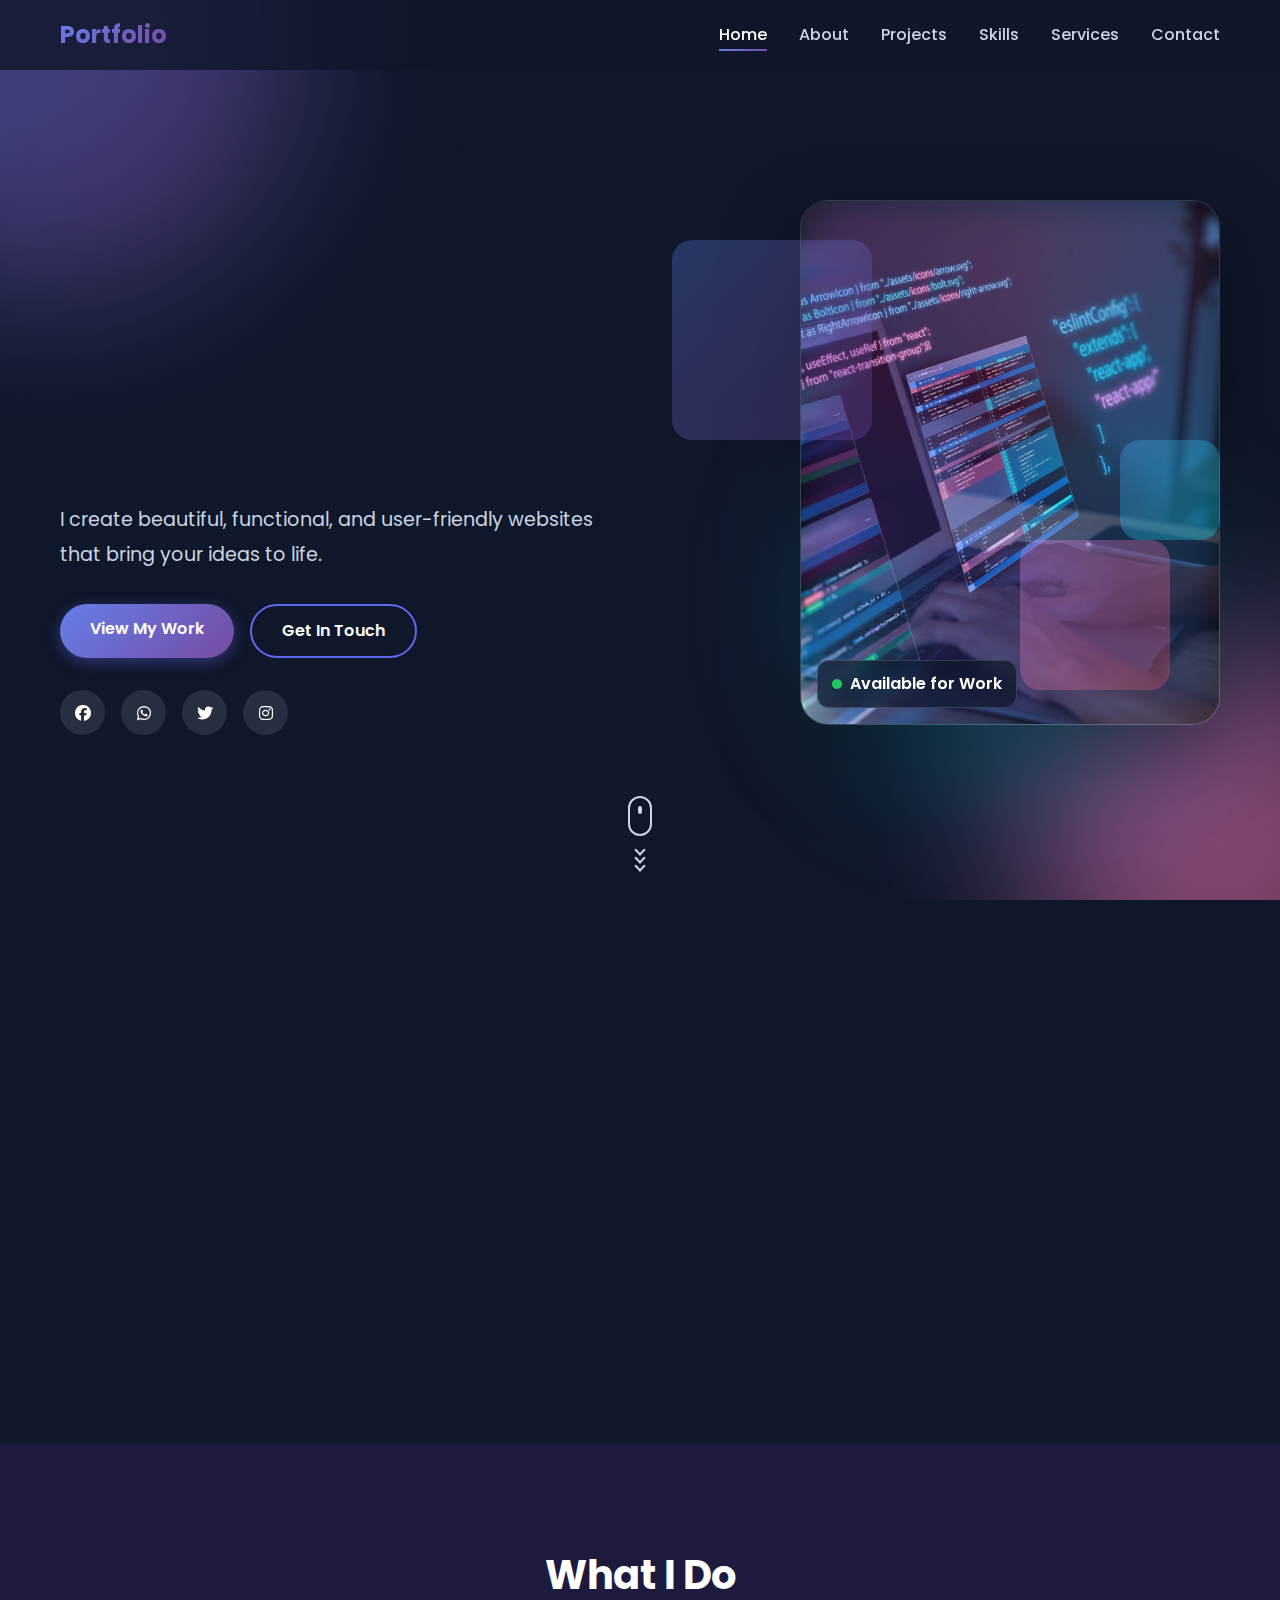
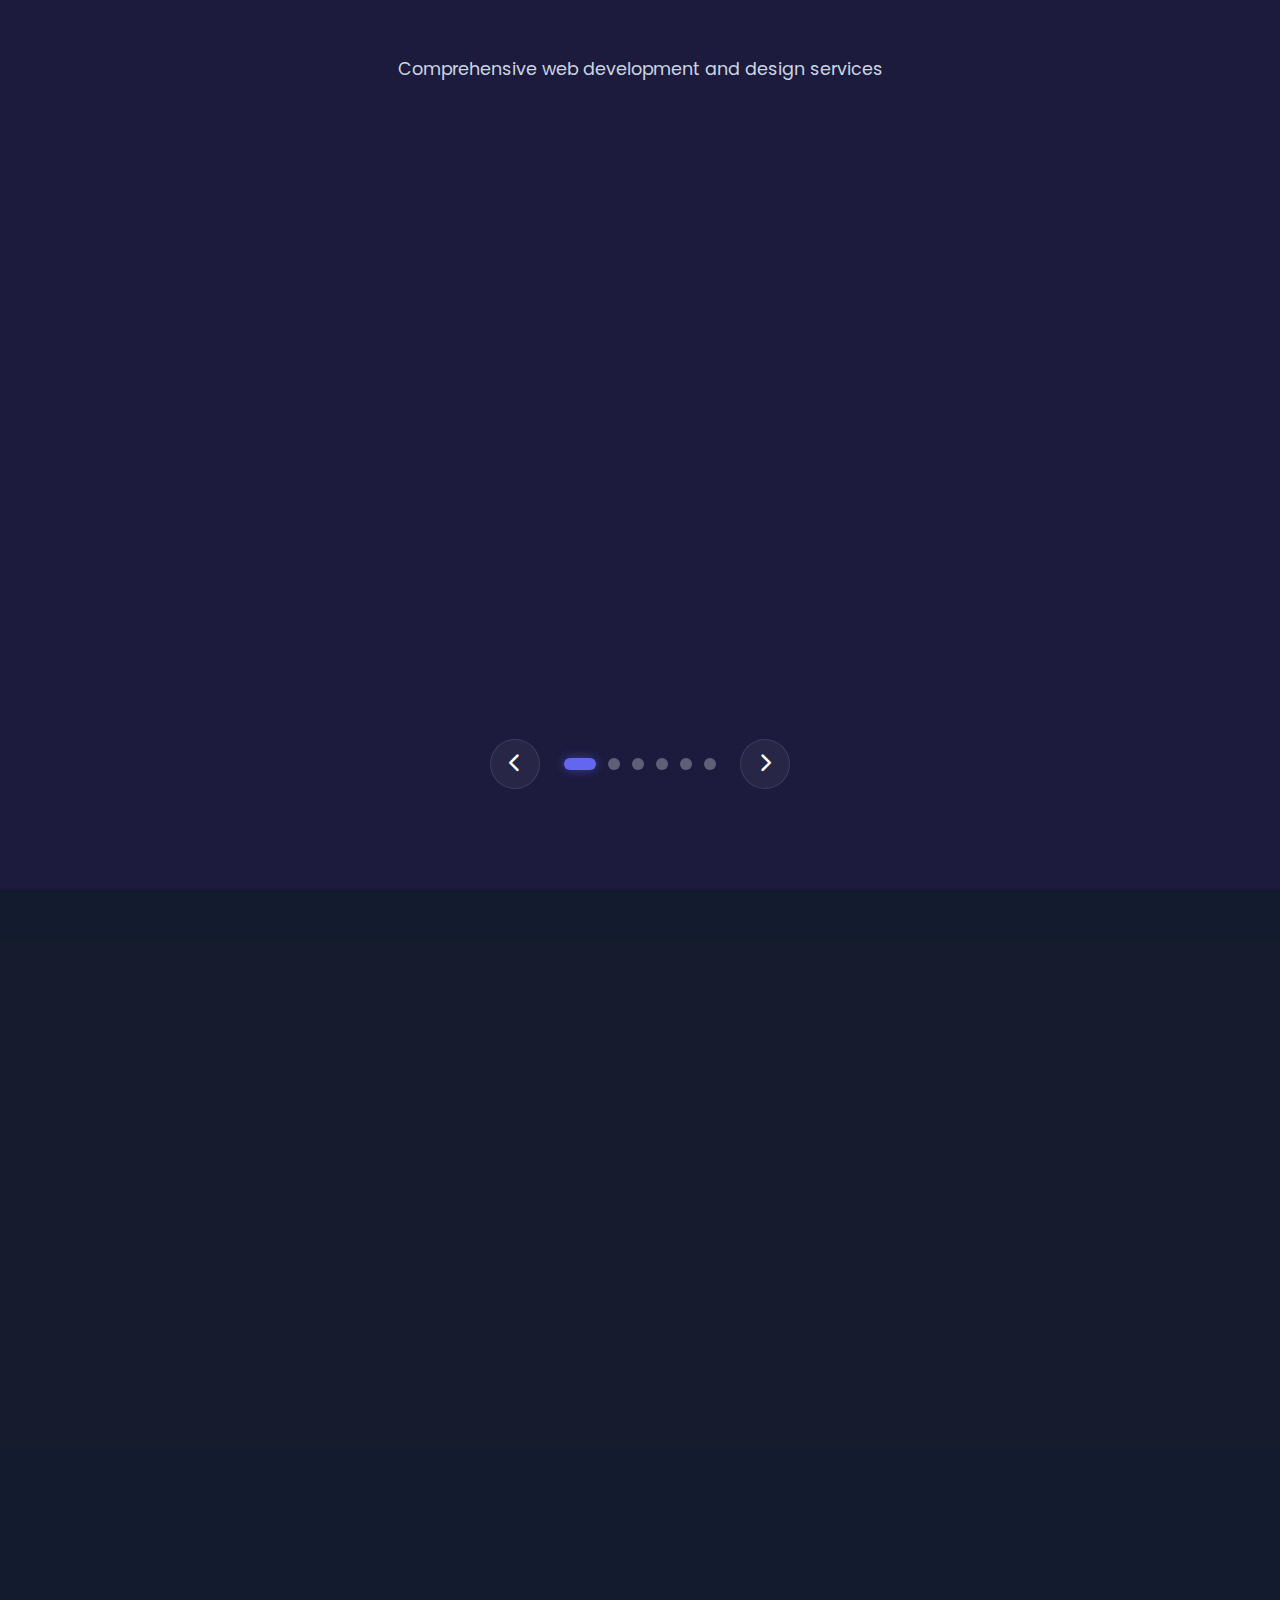
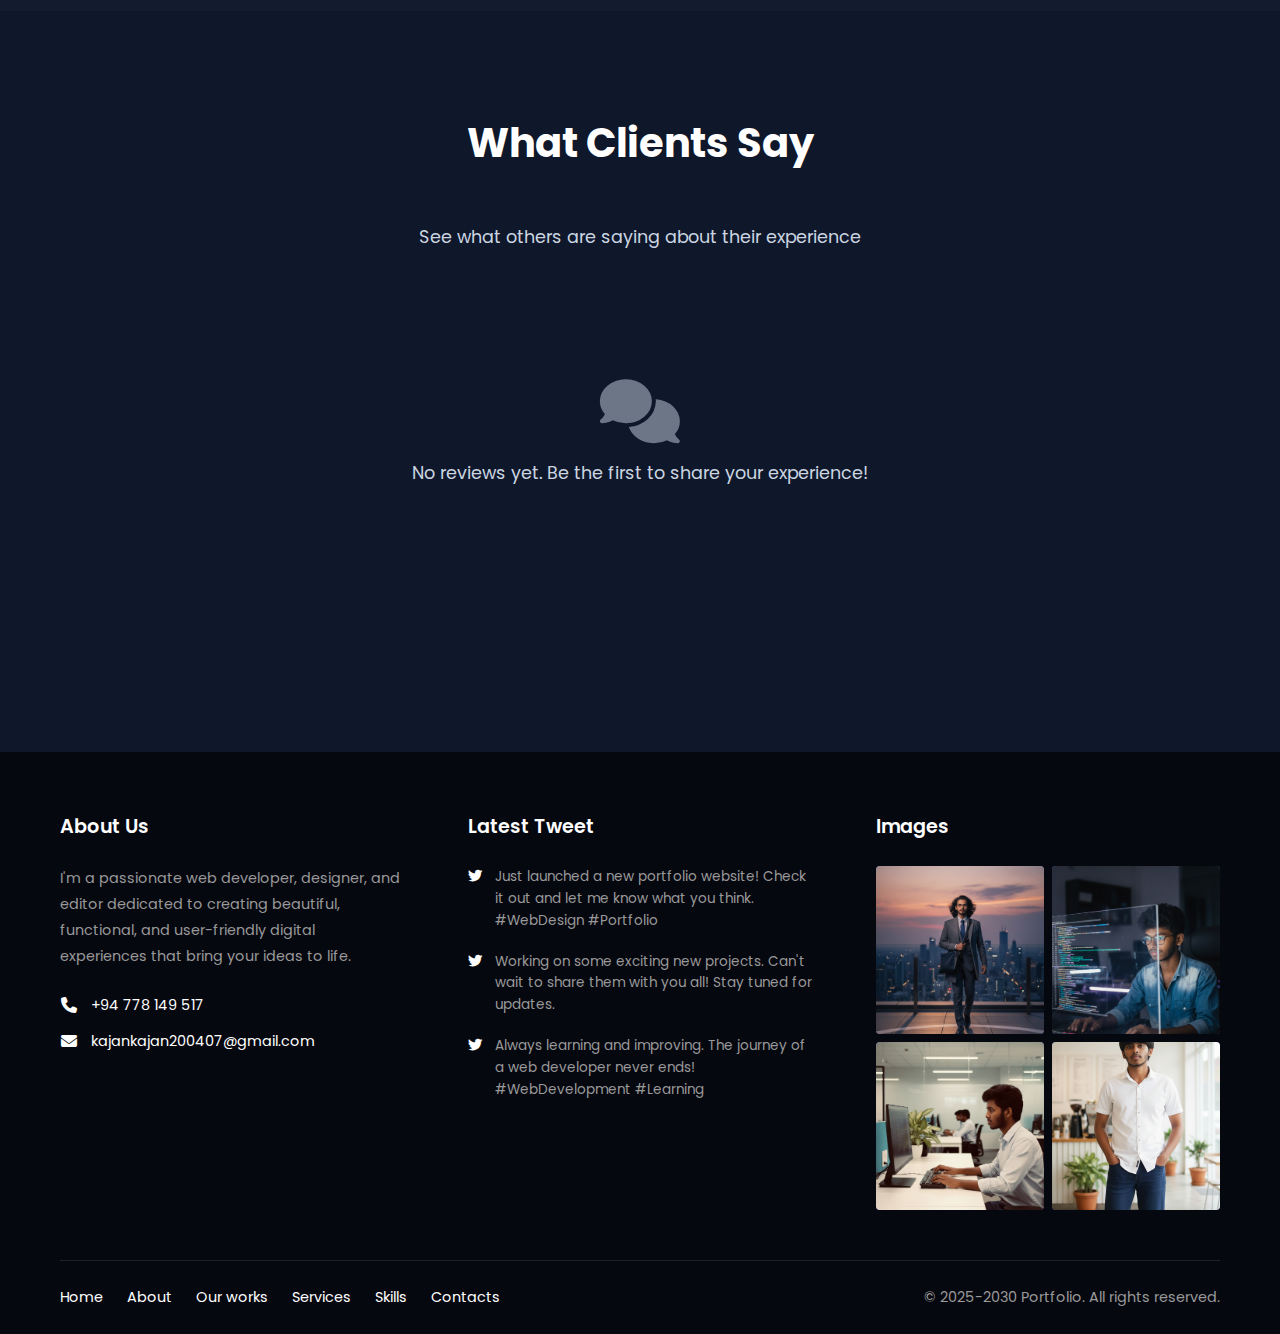
<file: index.html>
<!DOCTYPE html>
<html lang="en">

<head>
    <meta charset="UTF-8">
    <meta name="viewport" content="width=device-width, initial-scale=1.0">
    <title>Portfolio - Home</title>
    <link rel="stylesheet" href="styles.css">
    <link rel="stylesheet" href="home.css">
    <link rel="stylesheet" href="services.css">
    <link rel="stylesheet" href="footer.css">
    <link href="https://fonts.googleapis.com/css2?family=Poppins:wght@300;400;500;600;700;800&display=swap"
        rel="stylesheet">
    <link rel="stylesheet" href="https://cdnjs.cloudflare.com/ajax/libs/font-awesome/6.4.0/css/all.min.css">
</head>

<body>
    <!-- Navigation -->
    <nav class="navbar">
        <div class="nav-container">
            <div class="logo">
                <span class="logo-text">Portfolio</span>
            </div>
            <ul class="nav-menu">
                <li class="nav-item"><a href="index.html" class="nav-link active">Home</a></li>
                <li class="nav-item"><a href="about.html" class="nav-link">About</a></li>
                <li class="nav-item"><a href="projects.html" class="nav-link">Projects</a></li>
                <li class="nav-item"><a href="skills.html" class="nav-link">Skills</a></li>
                <li class="nav-item"><a href="services.html" class="nav-link">Services</a></li>
                <li class="nav-item"><a href="contact.html" class="nav-link">Contact</a></li>
            </ul>
            <div class="hamburger">
                <span class="bar"></span>
                <span class="bar"></span>
                <span class="bar"></span>
            </div>
        </div>
    </nav>

    <!-- Hero Section -->
    <section class="hero">
        <div class="hero-background">
            <div class="gradient-orb orb-1"></div>
            <div class="gradient-orb orb-2"></div>
            <div class="gradient-orb orb-3"></div>
        </div>
        <div class="hero-content">
            <div class="hero-text">
                <h1 class="hero-title">
                    <span class="line">Hi, I'm</span>
                    <span class="line name">Kajageshan</span>
                    <span class="line dynamic-role">
                        <span id="typing-role" class="typing-role"></span><span class="typing-caret"></span>
                    </span>
                </h1>
                <p class="hero-description">
                    I create beautiful, functional, and user-friendly websites that bring your ideas to life.
                </p>
                <div class="hero-buttons">
                    <a href="projects.html" class="btn btn-primary">View My Work</a>
                    <a href="contact.html" class="btn btn-secondary">Get In Touch</a>
                </div>
                <div class="social-links">
                    <a href="#" class="social-link"><i class="fab fa-facebook"></i></a>
                    <a href="#" class="social-link"><i class="fab fa-whatsapp"></i></a>
                    <a href="#" class="social-link"><i class="fab fa-twitter"></i></a>
                    <a href="#" class="social-link"><i class="fab fa-instagram"></i></a>
                </div>
            </div>
            <div class="hero-image">
                <div class="image-container">
                    <div class="profile-card slide-in">
                        <div class="profile-border"></div>
                        <picture>
                            <source srcset="assets/home.jpg" type="image/jpg">
                            <img src="assets/home.jpg" alt="Profile photo" class="profile-photo">
                        </picture>
                        <div class="profile-badge">
                            <i class="fas fa-circle"></i>
                            Available for Work
                        </div>
                    </div>
                    <div class="floating-shape shape-1"></div>
                    <div class="floating-shape shape-2"></div>
                    <div class="floating-shape shape-3"></div>
                </div>
            </div>
        </div>
        <div class="scroll-indicator">
            <div class="mouse">
                <div class="wheel"></div>
            </div>
            <div class="arrow">
                <span></span>
                <span></span>
                <span></span>
            </div>
        </div>
    </section>

    <!-- Features Section -->
    <section class="features">
        <div class="container">
            <div class="features-grid">
                <div class="feature-card">
                    <div class="feature-icon">
                        <i class="fas fa-code"></i>
                    </div>
                    <h3>Clean Code</h3>
                    <p>Well-structured, maintainable code that follows best practices</p>
                </div>
                <div class="feature-card">
                    <div class="feature-icon">
                        <i class="fas fa-paint-brush"></i>
                    </div>
                    <h3>Designing</h3>
                    <p>Unique and modern designs that capture attention</p>
                </div>
                <div class="feature-card">
                    <div class="feature-icon">
                        <i class="fas fa-mobile-alt"></i>
                    </div>
                    <h3>Responsive</h3>
                    <p>Perfect experience across all devices and screen sizes</p>
                </div>
                <div class="feature-card">
                    <div class="feature-icon">
                        <i class="fas fa-rocket"></i>
                    </div>
                    <h3>Performance</h3>
                    <p>Optimized for speed and excellent user experience</p>
                </div>
            </div>
        </div>
    </section>

    <!-- Stats Section 
    <section class="stats-section">
        <div class="container">
            <div class="stats-grid">
                <div class="stat-box">
                    <div class="stat-icon">
                        <i class="fas fa-project-diagram"></i>
                    </div>
                    <div class="stat-number" data-target="50">0</div>
                    <div class="stat-label">Projects Completed</div>
                </div>
                <div class="stat-box">
                    <div class="stat-icon">
                        <i class="fas fa-users"></i>
                    </div>
                    <div class="stat-number" data-target="30">0</div>
                    <div class="stat-label">Happy Clients</div>
                </div>
                <div class="stat-box">
                    <div class="stat-icon">
                        <i class="fas fa-coffee"></i>
                    </div>
                    <div class="stat-number" data-target="500">0</div>
                    <div class="stat-label">Cups of Coffee</div>
                </div>
                <div class="stat-box">
                    <div class="stat-icon">
                        <i class="fas fa-award"></i>
                    </div>
                    <div class="stat-number" data-target="15">0</div>
                    <div class="stat-label">Awards Won</div>
                </div>
            </div>
        </div>
    </section> 
    -->

    <!-- Services Section -->
    <section class="services-section">
        <div class="container">
            <div class="section-header">
                <h2 class="section-title-center">What I Do</h2>
                <p class="section-subtitle">Comprehensive web development and design services</p>
            </div>
            <div class="services-carousel-wrapper">
                <div class="services-grid">
                    <div class="service-card">
                        <div class="service-icon">
                            <i class="fas fa-laptop-code"></i>
                        </div>
                        <h3>Web Development</h3>
                        <p>Custom website development using modern technologies and frameworks. From simple landing
                            pages to complex web applications.</p>
                        <ul class="service-list">
                            <li><i class="fas fa-check"></i> Frontend Development</li>
                            <li><i class="fas fa-check"></i> Backend Development</li>
                            <li><i class="fas fa-check"></i> Full Stack Solutions</li>
                        </ul>
                    </div>
                    <div class="service-card">
                        <div class="service-icon">
                            <i class="fas fa-palette"></i>
                        </div>
                        <h3>UI/UX Design</h3>
                        <p>Creating intuitive and beautiful user interfaces that provide exceptional user experiences.
                            Design that converts visitors into customers.</p>
                        <ul class="service-list">
                            <li><i class="fas fa-check"></i> User Interface Design</li>
                            <li><i class="fas fa-check"></i> User Experience Design</li>
                            <li><i class="fas fa-check"></i> Prototyping</li>
                        </ul>
                    </div>
                    <div class="service-card">
                        <div class="service-icon">
                            <i class="fas fa-mobile-alt"></i>
                        </div>
                        <h3>Mobile Responsive</h3>
                        <p>Ensuring your website looks perfect on all devices. Mobile-first approach for optimal
                            performance across smartphones, tablets, and desktops.</p>
                        <ul class="service-list">
                            <li><i class="fas fa-check"></i> Responsive Design</li>
                            <li><i class="fas fa-check"></i> Mobile Optimization</li>
                            <li><i class="fas fa-check"></i> Cross-browser Testing</li>
                        </ul>
                    </div>
                    <div class="service-card">
                        <div class="service-icon">
                            <i class="fas fa-search"></i>
                        </div>
                        <h3>SEO Optimization</h3>
                        <p>Improving your website's visibility in search engines. Technical SEO, content optimization,
                            and performance enhancements.</p>
                        <ul class="service-list">
                            <li><i class="fas fa-check"></i> Technical SEO</li>
                            <li><i class="fas fa-check"></i> Performance Optimization</li>
                            <li><i class="fas fa-check"></i> Analytics Integration</li>
                        </ul>
                    </div>
                    <div class="service-card">
                        <div class="service-icon">
                            <i class="fas fa-edit"></i>
                        </div>
                        <h3>Content Creation</h3>
                        <p>Engaging content that tells your story. From copywriting to visual content creation that
                            resonates with your audience.</p>
                        <ul class="service-list">
                            <li><i class="fas fa-check"></i> Content Writing</li>
                            <li><i class="fas fa-check"></i> Graphic Design</li>
                            <li><i class="fas fa-check"></i> Video Editing</li>
                        </ul>
                    </div>
                    <div class="service-card">
                        <div class="service-icon">
                            <i class="fas fa-tools"></i>
                        </div>
                        <h3>Maintenance & Support</h3>
                        <p>Ongoing support and maintenance to keep your website running smoothly. Regular updates,
                            security patches, and technical support.</p>
                        <ul class="service-list">
                            <li><i class="fas fa-check"></i> Regular Updates</li>
                            <li><i class="fas fa-check"></i> Security Monitoring</li>
                            <li><i class="fas fa-check"></i> 24/7 Support</li>
                        </ul>
                    </div>
                </div>

                <div class="carousel-controls">
                    <button class="carousel-btn prev-btn"><i class="fas fa-chevron-left"></i></button>
                    <div class="carousel-pagination"></div>
                    <button class="carousel-btn next-btn"><i class="fas fa-chevron-right"></i></button>
                </div>
            </div>
        </div>
    </section>

    <!-- About Me Section -->
    <section class="about-me-section">
        <div class="container">
            <div class="about-me-content">
                <div class="about-me-image">
                    <div class="about-image-wrapper">
                        <div class="about-image-border"></div>
                        <img src="assets/home.jpg" alt="About Me" class="about-photo">
                        <div class="about-image-shapes">
                            <div class="about-shape shape-1"></div>
                            <div class="about-shape shape-2"></div>
                            <div class="about-shape shape-3"></div>
                        </div>
                    </div>
                </div>
                <div class="about-me-text">
                   
                    <div class="about-content">
                        <p class="about-description">
                           I am a passionate web developer and designer who creates clean, responsive, and user-friendly digital experiences by combining strong frontend and backend skills with modern design thinking. I focus on building visually appealing websites and web applications that deliver smooth performance and meaningful user experiences.
                        </p>
                        
                        <div class="about-highlights">
                            <div class="highlight-item">
                                <i class="fas fa-check-circle"></i>
                                <span>Positive Attitude</span>
                            </div>
                            <div class="highlight-item">
                                <i class="fas fa-check-circle"></i>
                                <span>Quick Learner</span>
                            </div>
                            <div class="highlight-item">
                                <i class="fas fa-check-circle"></i>
                                <span>Team Player</span>
                            </div>
                            <div class="highlight-item">
                                <i class="fas fa-check-circle"></i>
                                <span>Self Motivated</span>
                            </div>
                        </div>
                        <div class="about-buttons">
                            <a href="about.html" class="btn btn-primary">About Me</a>
                            <a href="contact.html" class="btn btn-secondary">Contact Me</a>
                        </div>
                    </div>
                </div>
            </div>
        </div>
    </section>

    <!-- What Clients Say Section -->
    <section class="user-reviews-section">
        <div class="container">
            <div class="section-header">
                <h2 class="section-title-center">What Clients Say</h2>
                <p class="section-subtitle">See what others are saying about their experience</p>
            </div>

            <div id="userReviewsGrid" class="user-reviews-grid">
                <!-- User reviews will be loaded here dynamically -->
            </div>

            <div id="noReviewsMessage" class="no-reviews" style="display: none;">
                <i class="fas fa-comments"></i>
                <p>No reviews yet. Be the first to share your experience!</p>
            </div>
        </div>
    </section>

    <!-- Call to Action Section -->


    <!-- Footer -->
    <footer class="footer" style="background-color: #060810;">
        <div class="container">
            <div class="footer-top">
                <div class="footer-grid">
                    <!-- About Us Column -->
                    <div class="footer-column footer-about">
                        <h3>About Us</h3>
                        <p>I'm a passionate web developer, designer, and editor dedicated to creating beautiful,
                            functional, and user-friendly digital experiences that bring your ideas to life.</p>
                        <div class="footer-contact">
                            <div class="footer-contact-item">
                                <i class="fas fa-phone"></i>
                                <span>+94 778 149 517</span>
                            </div>
                            <div class="footer-contact-item">
                                <i class="fas fa-envelope"></i>
                                <span>kajankajan200407@gmail.com</span>
                            </div>
                        </div>
                    </div>

                    <!-- Latest Tweet Column -->
                    <div class="footer-column">
                        <h3>Latest Tweet</h3>
                        <div class="footer-tweets">
                            <div class="footer-tweet">
                                <i class="fab fa-twitter"></i>
                                <p>Just launched a new portfolio website! Check it out and let me know what you think.
                                    #WebDesign #Portfolio</p>
                            </div>
                            <div class="footer-tweet">
                                <i class="fab fa-twitter"></i>
                                <p>Working on some exciting new projects. Can't wait to share them with you all! Stay
                                    tuned for updates.</p>
                            </div>
                            <div class="footer-tweet">
                                <i class="fab fa-twitter"></i>
                                <p>Always learning and improving. The journey of a web developer never ends!
                                    #WebDevelopment #Learning</p>
                            </div>
                        </div>
                    </div>

                    <!-- Instagram Column -->
                    <div class="footer-column">
                        <h3>Images</h3>
                        <div class="footer-instagram">
                            <div class="footer-instagram-item">
                                <div class="footer-instagram-placeholder">
                                    <img src="assets/img1.png" alt="Profile photo" class="profile-photo">
                                </div>
                            </div>
                            <div class="footer-instagram-item">
                                <div class="footer-instagram-placeholder">
                                    <img src="assets/img.png" alt="Profile photo" class="profile-photo">
                                </div>
                            </div>
                            <div class="footer-instagram-item">
                                <div class="footer-instagram-placeholder">
                                    <img src="assets/img2.png" alt="Profile photo" class="profile-photo">
                                </div>
                            </div>
                            <div class="footer-instagram-item">
                                <div class="footer-instagram-placeholder">
                                    <img src="assets/img4.png" alt="Profile photo" class="profile-photo">
                                </div>
                            </div>
                        </div>
                    </div>
                </div>
            </div>
            <div class="footer-bottom">
                <nav class="footer-nav">
                    <a href="index.html">Home</a>
                    <a href="about.html">About</a>
                    <a href="projects.html">Our works</a>
                    <a href="services.html">Services</a>
                    <a href="skills.html">Skills</a>
                    <a href="contact.html">Contacts</a>
                </nav>
                <div class="footer-copyright">
                    <span>© 2025-2030 Portfolio. All rights reserved.</span>
                </div>
            </div>
        </div>
    </footer>

    <script src="script.js"></script>
    <script src="home.js"></script>
    <script>
        document.addEventListener('DOMContentLoaded', () => {
            const track = document.querySelector('.services-grid');
            const paginationContainer = document.querySelector('.carousel-pagination');
            const prevBtn = document.querySelector('.prev-btn');
            const nextBtn = document.querySelector('.next-btn');

            if (!track || !paginationContainer) return;

            const originalCards = Array.from(track.querySelectorAll('.service-card'));
            const totalOriginal = originalCards.length;

            // Configuration
            const AUTO_SLIDE_DELAY = 3500;
            const TRANSITION_DURATION = 600; // ms

            let currentIndex = 0;
            let isAnimating = false;
            let autoSlideTimer;
            let cardsPerView = 3;

            // Clone Helper: Clones nodes to start and end for infinite loop
            const setupClones = () => {
                // Clear existing clones if any (for resize)
                const existingClones = track.querySelectorAll('.clone');
                existingClones.forEach(el => el.remove());

                // Determine visible cards based on screen width
                cardsPerView = window.innerWidth <= 991 ? (window.innerWidth <= 768 ? 1 : 2) : 3;

                // Clone all original cards to ensure we have enough buffer for seamless looping
                // Start clones (copies of the end items)
                originalCards.slice(-cardsPerView).forEach(card => {
                    const clone = card.cloneNode(true);
                    clone.classList.add('clone');
                    track.insertBefore(clone, track.firstChild);
                });

                // End clones (copies of the start items)
                originalCards.slice(0, cardsPerView).forEach(card => {
                    const clone = card.cloneNode(true);
                    clone.classList.add('clone');
                    track.appendChild(clone);
                });
            };

            // Setup Pagination Dots
            const setupPagination = () => {
                paginationContainer.innerHTML = '';
                // Calculate total pages based on groups if needed, but per card is standard for this request
                // The prompt implies a loop of 1,2,3 -> 4,5,6.
                // However, infinite loop usually implies dot per slide "group" or per "item".
                // Let's do dot per item for simplicity, or per group.
                // Given "Slider moves from right to left to reveal Column 4, 5, 6", let's map dots to the starting index of the group.
                // Actually, simplest UX for "infinite loop" is 1 dot per item or 1 dot per page.
                // Let's stick to 1 dot per starting item to allow granular control, 
                // but sync it so it feels natural.

                // Better approach for pagination in infinite carousel: 1 dot per original item.
                for (let i = 0; i < totalOriginal; i++) {
                    const dot = document.createElement('button');
                    dot.className = 'pagination-dot';
                    if (i === 0) dot.classList.add('active');
                    dot.addEventListener('click', () => {
                        if (isAnimating) return;
                        stopAutoSlide();
                        // slide to specific index
                        moveToIndex(i + cardsPerView); // +cardsPerView because of start clones
                        startAutoSlide();
                    });
                    paginationContainer.appendChild(dot);
                }
            };

            const updatePagination = (realIndex) => {
                const dots = paginationContainer.querySelectorAll('.pagination-dot');
                dots.forEach(dot => dot.classList.remove('active'));

                // Normalize index to 0...totalOriginal-1
                let normalizedIndex = (realIndex - cardsPerView) % totalOriginal;
                if (normalizedIndex < 0) normalizedIndex += totalOriginal;

                if (dots[normalizedIndex]) {
                    dots[normalizedIndex].classList.add('active');
                }
            };

            // Initial Setup
            setupClones();
            setupPagination();

            // set initial position (show first original item)
            // We need to wait for layout to be ready or force reflow for accurate widths?
            // Just assume percentages work generally.
            // But for `translateX`, pixels are safer if gap is involved, or percentages if carefully calc'd.
            // Let's use percentage translation based on item width.

            const getCardWidth = () => {
                const card = track.querySelector('.service-card');
                const style = window.getComputedStyle(card);
                const width = card.offsetWidth;
                const marginRight = parseFloat(style.marginRight || 0);
                // Flex gap isn't margin, it's gap. 
                // We need to calculate Full Item Width = (TrackWidth - (gap * (visible-1))) / visible + gap?
                // Actually, simpler: track.children[0].offsetWidth + gap
                // Let's assume gap is 2rem (32px) from CSS or read computed.
                const gap = 32; // 2rem
                // If mobile < 768px gap is 1rem (16px)
                const currentGap = window.innerWidth <= 768 ? 16 : 32;
                return width + currentGap;
            };

            // Initialize position
            let currentTranslate = -cardsPerView * getCardWidth();
            track.style.transform = `translateX(${currentTranslate}px)`;
            currentIndex = cardsPerView; // Valid indices are from cardsPerView to cardsPerView+totalOriginal-1

            const moveToIndex = (index, transition = true) => {
                isAnimating = true;
                currentIndex = index;

                const cardWidth = getCardWidth();
                const newTranslate = -index * cardWidth;

                if (transition) {
                    track.style.transition = `transform ${TRANSITION_DURATION}ms cubic-bezier(0.25, 1, 0.5, 1)`;
                } else {
                    track.style.transition = 'none';
                }

                track.style.transform = `translateX(${newTranslate}px)`;

                // Handle infinite loop logic after transition
                if (transition) {
                    setTimeout(() => {
                        // Check bounds and jump smoothly if needed
                        if (currentIndex >= totalOriginal + cardsPerView) {
                            // Jump back to start of originals
                            track.style.transition = 'none';
                            currentIndex = cardsPerView;
                            currentTranslate = -currentIndex * cardWidth;
                            track.style.transform = `translateX(${currentTranslate}px)`;
                        } else if (currentIndex < cardsPerView) {
                            // Jump to end of originals
                            track.style.transition = 'none';
                            currentIndex = totalOriginal + cardsPerView - 1; // Last original item? No.
                            // If we are at index 2 (clone of last item), we want to jump to index (totalOriginal + 2)
                            // Basically: index 0 (clone of last) -> index totalOriginal
                            currentIndex = currentIndex + totalOriginal;
                            currentTranslate = -currentIndex * cardWidth;
                            track.style.transform = `translateX(${currentTranslate}px)`;
                        }
                        isAnimating = false;
                        updatePagination(currentIndex);
                    }, TRANSITION_DURATION);
                } else {
                    isAnimating = false;
                    updatePagination(currentIndex);
                }
            };

            const nextSlide = () => {
                if (isAnimating) return;
                moveToIndex(currentIndex + 1); // Move 1 card at a time? 
                // Logic: "Show Column 1, 2, 3... Slide... reveal Column 4, 5, 6."
                // This implies moving 3 items at a time on desktop.
                // Mobile: 1 item at a time.
                // Let's clear up: "Slider moves from right to left to reveal Column 4, 5, 6."
                // This definitely means a "page" turn.
                // So step = cardsPerView.

                // HOWEVER "loops seamlessly" usually works best item-by-item or page-by-page.
                // Let's implement PAGE sliding specifically as requested.
                // But pagination usually tracks pages then.
                // Ok, let's adjust step.

                // Actually, if we slide by `cardsPerView`, we might skip updates if totalOriginal isn't divisible perfectly?
                // 6 is divisible by 3. So 2 pages.
                // On mobile 1 col, 6 pages.

                // Let's use `cardsPerView` as the step size.
                /*
                  Wait, if I have 6 items and show 3.
                  Idx 3 (start).
                  Next -> Idx 6. (Items 4,5,6).
                  Next -> Idx 9 (Clone of 1,2,3). -> Resets to Idx 3.
                */
                // Changing logic to slide by 'cardsPerView' magnitude.
                // But wait, `moveToIndex` takes an absolute index.
                // If currentIndex is 3. +3 = 6.
                // If we are at 6. +3 = 9.
            };

            const performSlide = (direction) => { // 1 for next, -1 for prev
                if (isAnimating) return;
                let step = cardsPerView;
                // On mobile (1 card), step is 1. On desktop (3 cards), step is 3.
                let newIndex = currentIndex + (direction * step);
                moveToIndex(newIndex);
            };

            // Auto Slide
            const startAutoSlide = () => {
                stopAutoSlide();
                autoSlideTimer = setInterval(() => {
                    performSlide(1);
                }, AUTO_SLIDE_DELAY);
            };

            const stopAutoSlide = () => {
                clearInterval(autoSlideTimer);
            };

            // Event Listeners
            if (nextBtn) nextBtn.addEventListener('click', () => {
                stopAutoSlide();
                performSlide(1);
                startAutoSlide();
            });

            if (prevBtn) prevBtn.addEventListener('click', () => {
                stopAutoSlide();
                performSlide(-1);
                startAutoSlide();
            });

            // Touch Swipe Support
            let touchStartX = 0;
            let touchEndX = 0;

            track.addEventListener('touchstart', (e) => {
                stopAutoSlide();
                touchStartX = e.changedTouches[0].screenX;
            }, { passive: true });

            track.addEventListener('touchend', (e) => {
                touchEndX = e.changedTouches[0].screenX;
                handleSwipe();
                startAutoSlide();
            }, { passive: true });

            const handleSwipe = () => {
                const threshold = 50;
                if (touchEndX < touchStartX - threshold) {
                    performSlide(1); // Swipe Left -> Next
                } else if (touchEndX > touchStartX + threshold) {
                    performSlide(-1); // Swipe Right -> Prev
                }
            };

            // Window Resize Handling
            let resizeTimer;
            window.addEventListener('resize', () => {
                clearTimeout(resizeTimer);
                resizeTimer = setTimeout(() => {
                    // Re-calculate everything
                    setupClones();
                    // Reset position to first page
                    currentIndex = cardsPerView;
                    track.style.transition = 'none';
                    track.style.transform = `translateX(${-currentIndex * getCardWidth()}px)`;
                    updatePagination(currentIndex);
                }, 200);
            });

            // Initial Play
            startAutoSlide();

            // Hover pause
            track.addEventListener('mouseenter', stopAutoSlide);
            track.addEventListener('mouseleave', startAutoSlide);
        });
    </script>

</body>

</html>
</file>
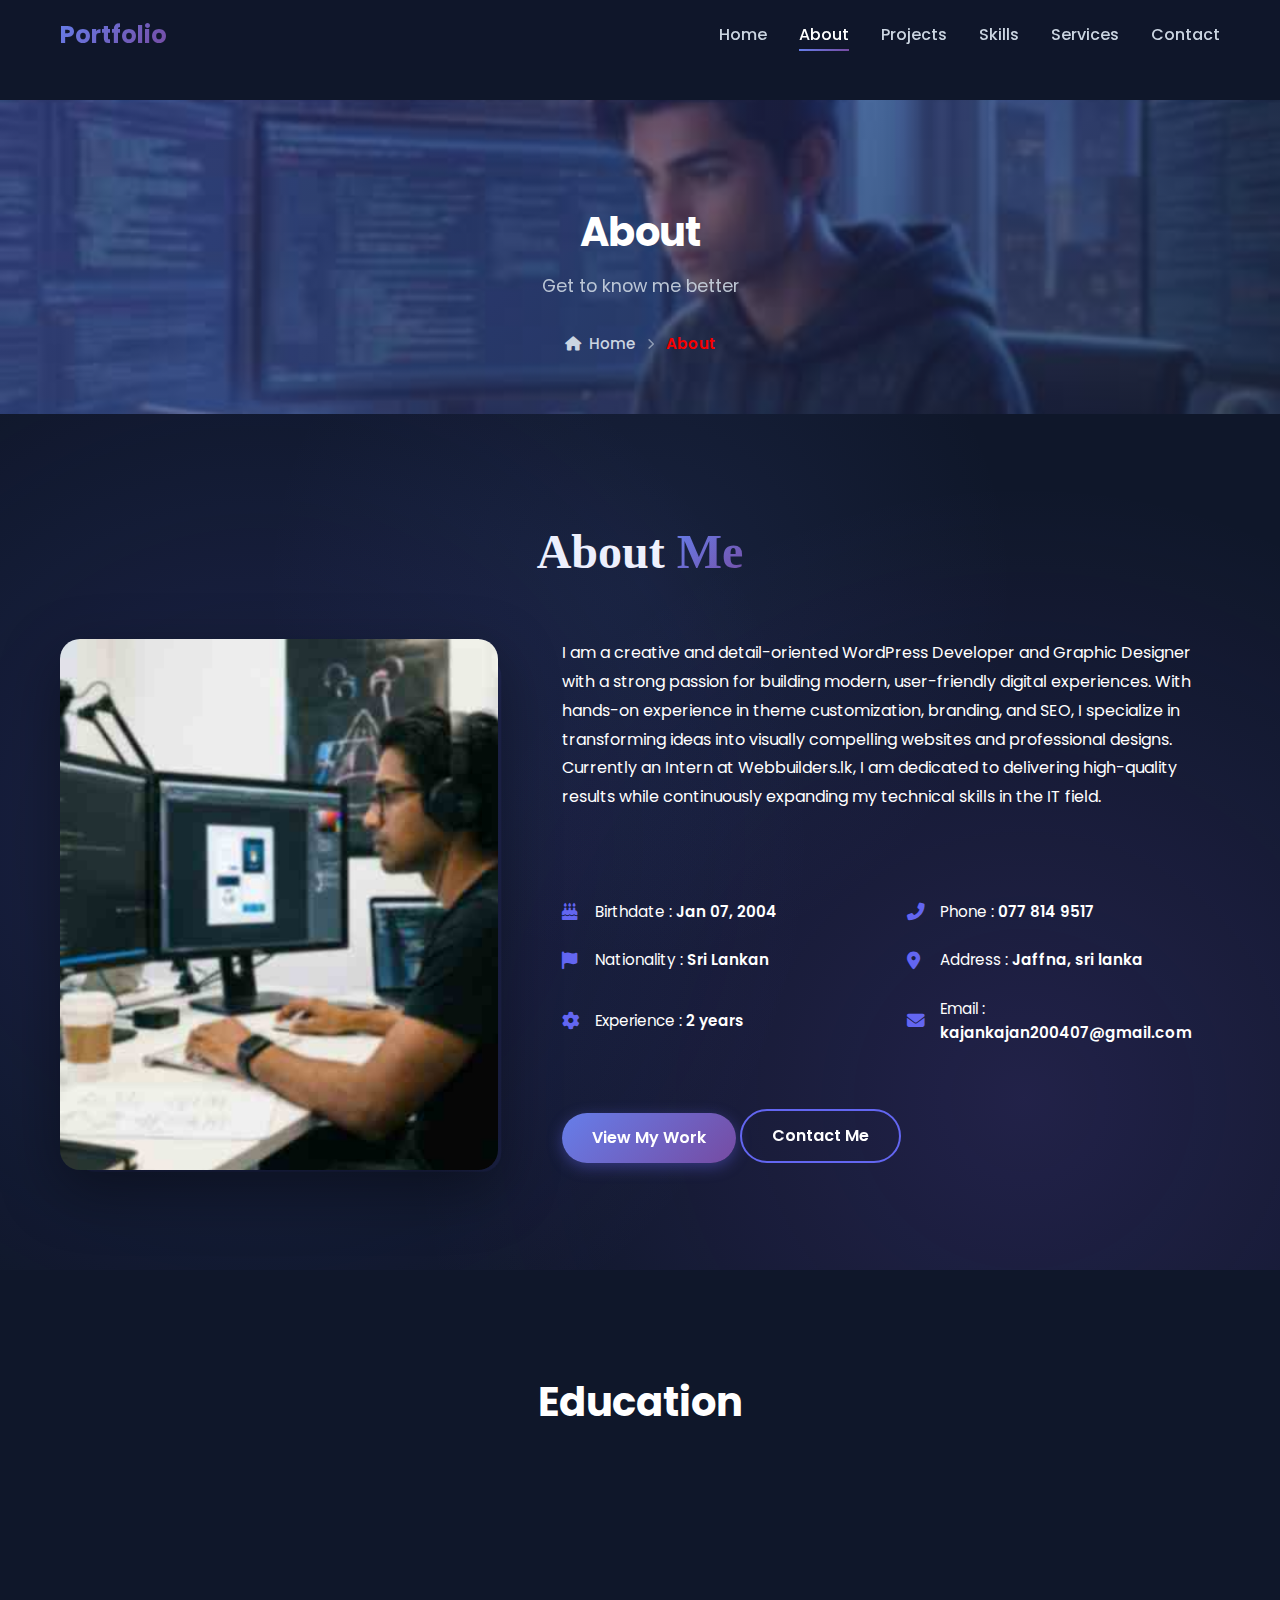
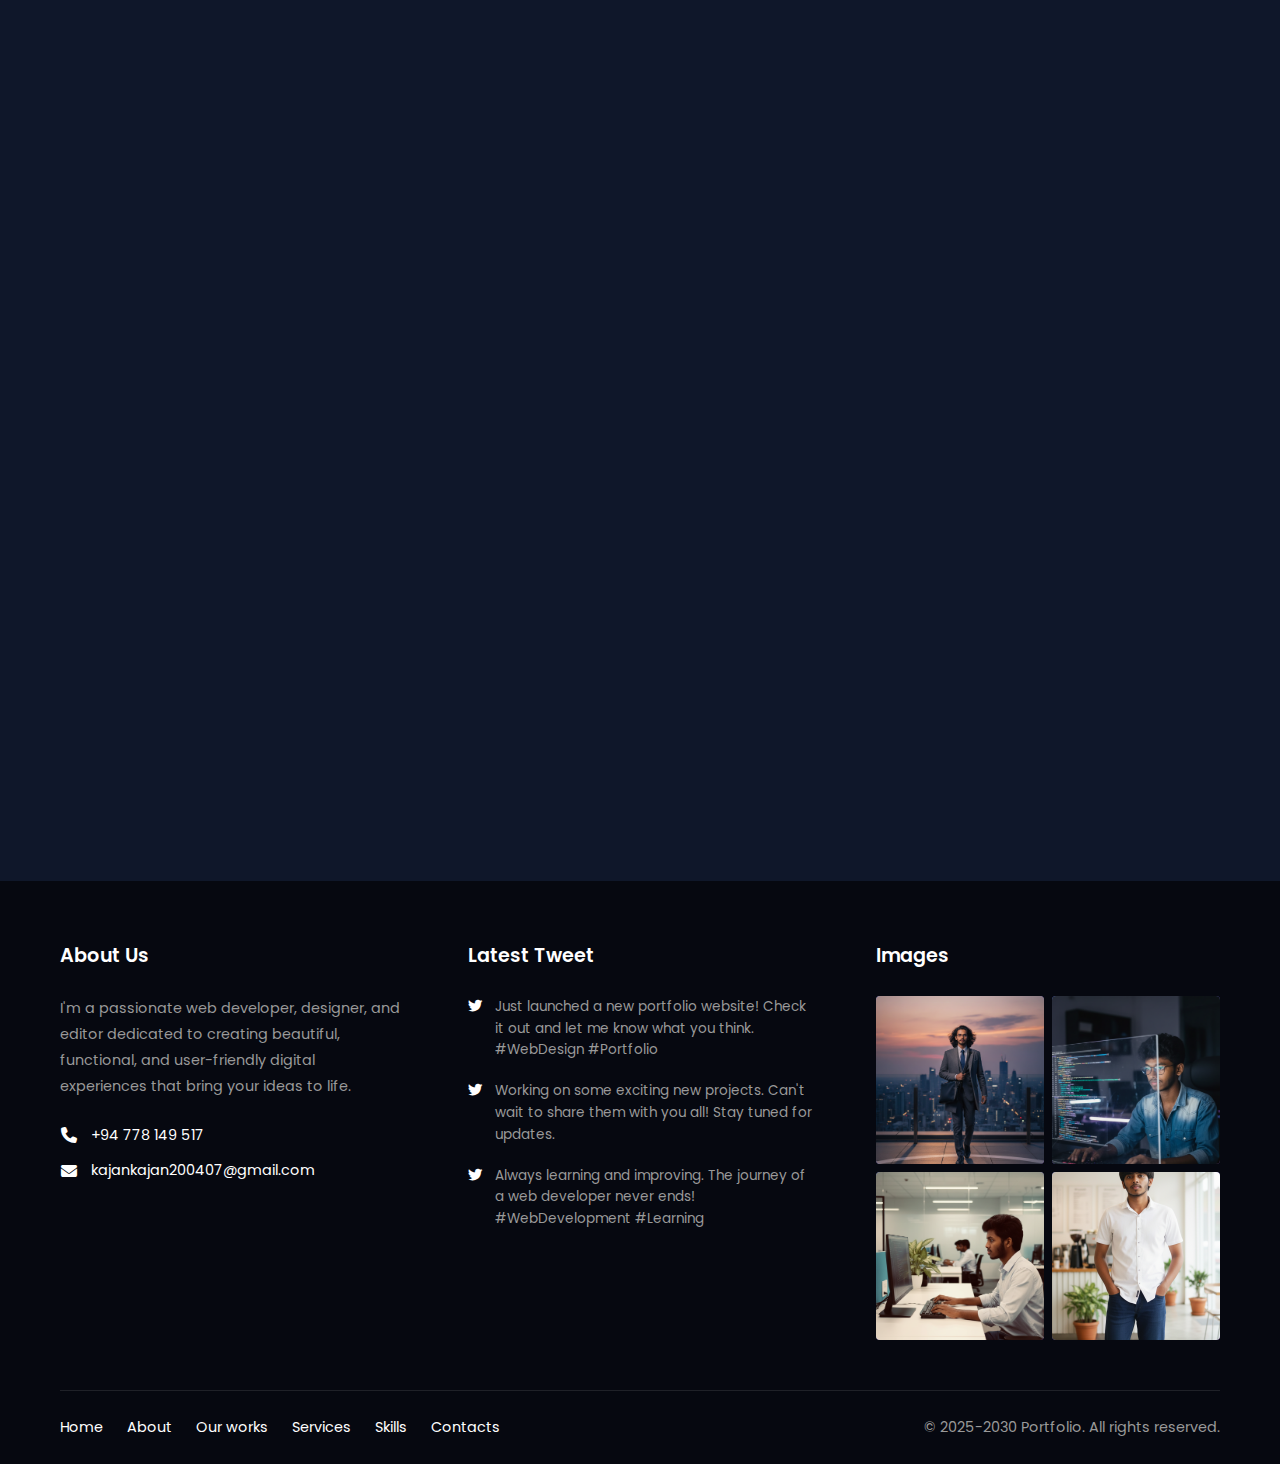
<file: about.html>
<!DOCTYPE html>
<html lang="en">

<head>
    <meta charset="UTF-8">
    <meta name="viewport" content="width=device-width, initial-scale=1.0">
    <title>About Me - Portfolio</title>
    <link rel="stylesheet" href="styles.css">
    <link rel="stylesheet" href="breadcrumb.css">
    <link rel="stylesheet" href="about.css">
    <link rel="stylesheet" href="footer.css">
    <link href="https://fonts.googleapis.com/css2?family=Poppins:wght@300;400;500;600;700;800&display=swap"
        rel="stylesheet">
    <link rel="stylesheet" href="https://cdnjs.cloudflare.com/ajax/libs/font-awesome/6.4.0/css/all.min.css">
</head>

<body>
    <!-- Navigation -->
    <nav class="navbar">
        <div class="nav-container">
            <div class="logo">
                <span class="logo-text">Portfolio</span>
            </div>
            <ul class="nav-menu">
                <li class="nav-item"><a href="index.html" class="nav-link">Home</a></li>
                <li class="nav-item"><a href="about.html" class="nav-link active">About</a></li>
                <li class="nav-item"><a href="projects.html" class="nav-link">Projects</a></li>
                <li class="nav-item"><a href="skills.html" class="nav-link">Skills</a></li>
                <li class="nav-item"><a href="services.html" class="nav-link">Services</a></li>
                <li class="nav-item"><a href="contact.html" class="nav-link">Contact</a></li>
            </ul>
            <div class="hamburger">
                <span class="bar"></span>
                <span class="bar"></span>
                <span class="bar"></span>
            </div>
        </div>
    </nav>

    <!-- Breadcrumb -->
    <section class="breadcrumb-section" data-page="about">
        <div class="container">
            <div class="breadcrumb-heading">
                <h1>About</h1>
                <p>Get to know me better</p>
            </div>
            <nav class="breadcrumb">
                <a href="index.html" class="breadcrumb-item">
                    <i class="fas fa-home"></i> Home
                </a>
                <span class="breadcrumb-separator">
                    <i class="fas fa-chevron-right"></i>
                </span>
                <span class="breadcrumb-item active">About</span>
            </nav>
        </div>
    </section>

    <!-- About Section -->
    <section class="about-section">
        <h1 class="section-title">About <span class="orange-text">Me</span></h1>

        <div class="container">
            <div class="about-image">
                <div class="about-image-wrapper-3d">
                    <img src="assets/img.jpeg" alt="Profile Picture">
                </div>
            </div>

            <div class="about-content">
                <p class="intro-text">
                    <!-- Add your new paragraph content here -->
                    I am a creative and detail-oriented WordPress Developer and Graphic Designer with a strong passion
                    for building modern, user-friendly digital experiences. With hands-on experience in theme
                    customization, branding, and SEO, I specialize in transforming ideas into visually compelling
                    websites and professional designs. Currently an Intern at Webbuilders.lk, I am dedicated to
                    delivering high-quality results while continuously expanding my technical skills in the IT field.
                </p>

                <div class="info-grid">
                    <div class="info-item">
                        <i class="fas fa-birthday-cake orange-text"></i>
                        <span>Birthdate : <strong>Jan 07, 2004</strong></span>
                    </div>
                    <div class="info-item">
                        <i class="fas fa-phone-alt orange-text"></i>
                        <span>Phone : <strong>077 814 9517</strong></span>
                    </div>
                    <div class="info-item">
                        <i class="fas fa-flag orange-text"></i>
                        <span>Nationality : <strong>Sri Lankan</strong></span>
                    </div>
                    <div class="info-item">
                        <i class="fas fa-map-marker-alt orange-text"></i>
                        <span>Address : <strong>Jaffna, sri lanka</strong></span>
                    </div>
                    <div class="info-item">
                        <i class="fas fa-cog orange-text"></i>
                        <span>Experience : <strong>2 years</strong></span>
                    </div>
                    <div class="info-item">
                        <i class="fas fa-envelope orange-text"></i>
                        <span>Email : <strong>kajankajan200407@gmail.com</strong></span>
                    </div>
                </div>

                <div class="hero-buttons">
                    <a href="projects.html" class="btn btn-primary">View My Work</a>
                    <a href="contact.html" class="btn btn-secondary">Contact Me</a>
                </div>
            </div>
        </div>
    </section>

    <!-- Education Section -->
    <section class="education-section">
        <div class="container">
            <h2 class="section-title-center">Education</h2>
            <div class="education-grid">
                <div class="education-card">
                    <div class="education-icon">
                        <i class="fas fa-graduation-cap"></i>
                    </div>
                    <h3>Front end development</h3>
                    <p class="education-year">2024</p>
                    <p>I completed a 6-month Frontend Development course in 2024 at CB Computer Education. During this
                        program, I gained strong practical knowledge of core frontend technologies, including HTML, CSS,
                        JavaScript, and WordPress. I am experienced in creating responsive, user-friendly web interfaces
                        and converting design concepts into functional web pages. My training focused on clean code
                        practices, modern layout techniques, and website customization using WordPress. I am passionate
                        about frontend development and continuously improving my skills to build visually appealing and
                        performance-optimized websites.</p>
                </div>
                <div class="education-card">
                    <div class="education-icon">
                        <i class="fas fa-certificate"></i>
                    </div>
                    <h3>wordpress Development</h3>
                    <p class="education-year">2024</p>
                    <p>I completed a 6-month wordpress Development course in 2024 at CB Computer Education. During this
                        program, I gained strong practical knowledge of core frontend technologies, including HTML, CSS,
                        JavaScript, and WordPress. I am experienced in creating responsive, user-friendly web interfaces
                        and converting design concepts into functional web pages. My training focused on clean code
                        practices, modern layout techniques, and website customization using WordPress. I am passionate
                        about frontend development and continuously improving my skills to build visually appealing and
                        performance-optimized websites.</p>
                </div>
                <div class="education-card">
                    <div class="education-icon">
                        <i class="fas fa-trophy"></i>
                    </div>
                    <h3>Work <br>experience</h3>
                    <p class="education-year">2025</p>
                    <p>I am currently working as a Web Development Intern at Webbuilder.lk, contributing to real-world
                        web development projects using WordPress and frontend technologies. During my internship, I have
                        developed three complete WordPress websites, built two frontend websites using HTML, CSS, and
                        JavaScript, and created a custom PHP-based WordPress plugin for internal task log management,
                        improving workflow efficiency. Through this role, I have gained hands-on experience in
                        client-based projects, teamwork, problem-solving, and the practical application of web
                        development best practices.</p>
                </div>
            </div>
        </div>
    </section>

    <!-- Footer -->
    <footer class="footer" style="background-color: #060810;">
        <div class="container">
            <div class="footer-top">
                <div class="footer-grid">
                    <!-- About Us Column -->
                    <div class="footer-column footer-about">
                        <h3>About Us</h3>
                        <p>I'm a passionate web developer, designer, and editor dedicated to creating beautiful,
                            functional, and user-friendly digital experiences that bring your ideas to life.</p>
                        <div class="footer-contact">
                            <div class="footer-contact-item">
                                <i class="fas fa-phone"></i>
                                <span>+94 778 149 517</span>
                            </div>
                            <div class="footer-contact-item">
                                <i class="fas fa-envelope"></i>
                                <span>kajankajan200407@gmail.com</span>
                            </div>
                        </div>
                    </div>

                    <!-- Latest Tweet Column -->
                    <div class="footer-column">
                        <h3>Latest Tweet</h3>
                        <div class="footer-tweets">
                            <div class="footer-tweet">
                                <i class="fab fa-twitter"></i>
                                <p>Just launched a new portfolio website! Check it out and let me know what you think.
                                    #WebDesign #Portfolio</p>
                            </div>
                            <div class="footer-tweet">
                                <i class="fab fa-twitter"></i>
                                <p>Working on some exciting new projects. Can't wait to share them with you all! Stay
                                    tuned for updates.</p>
                            </div>
                            <div class="footer-tweet">
                                <i class="fab fa-twitter"></i>
                                <p>Always learning and improving. The journey of a web developer never ends!
                                    #WebDevelopment #Learning</p>
                            </div>
                        </div>
                    </div>

                    <!-- Instagram Column -->
                    <div class="footer-column">
                        <h3>Images</h3>
                        <div class="footer-instagram">
                            <div class="footer-instagram-item">
                                <div class="footer-instagram-placeholder">
                                    <img src="assets/img1.png" alt="Profile photo" class="profile-photo">
                                </div>
                            </div>
                            <div class="footer-instagram-item">
                                <div class="footer-instagram-placeholder">
                                    <img src="assets/img.png" alt="Profile photo" class="profile-photo">
                                </div>
                            </div>
                            <div class="footer-instagram-item">
                                <div class="footer-instagram-placeholder">
                                    <img src="assets/img2.png" alt="Profile photo" class="profile-photo">
                                </div>
                            </div>
                            <div class="footer-instagram-item">
                                <div class="footer-instagram-placeholder">
                                    <img src="assets/img4.png" alt="Profile photo" class="profile-photo">
                                </div>
                            </div>
                        </div>
                    </div>
                </div>
            </div>
            <div class="footer-bottom">
                <nav class="footer-nav">
                    <a href="index.html">Home</a>
                    <a href="about.html">About</a>
                    <a href="projects.html">Our works</a>
                    <a href="services.html">Services</a>
                    <a href="skills.html">Skills</a>
                    <a href="contact.html">Contacts</a>
                </nav>
                <div class="footer-copyright">
                    <span>© 2025-2030 Portfolio. All rights reserved.</span>
                </div>
            </div>
        </div>
    </footer>

    <script src="script.js"></script>
    <script src="about.js"></script>
</body>

</html>
</file>
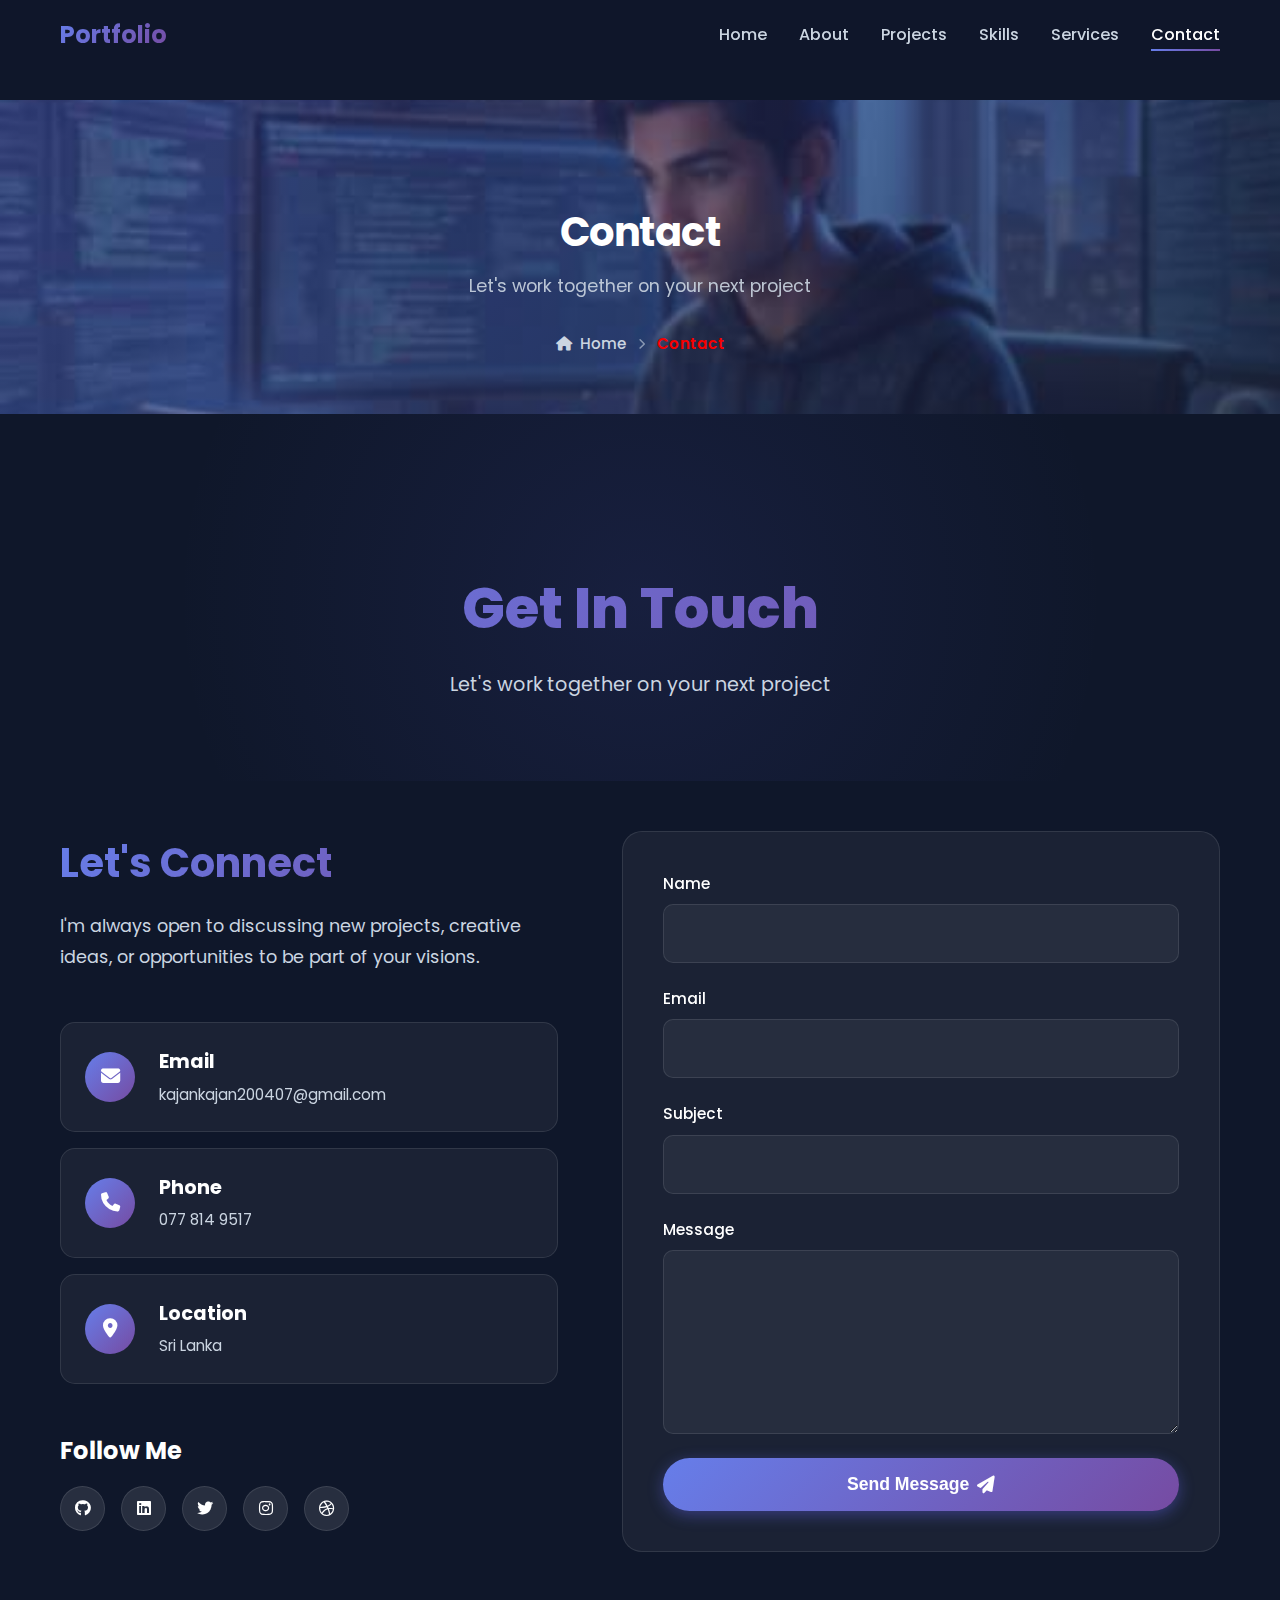
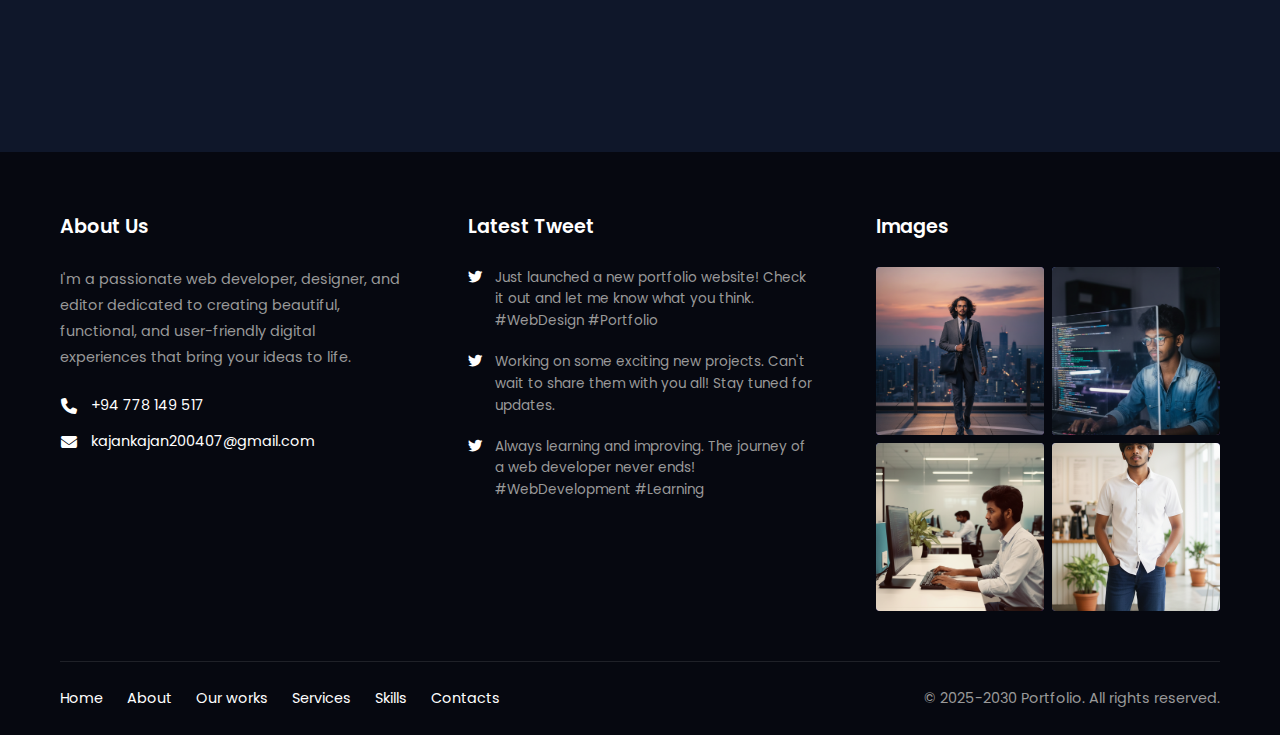
<file: contact.html>
<!DOCTYPE html>
<html lang="en">

<head>
    <meta charset="UTF-8">
    <meta name="viewport" content="width=device-width, initial-scale=1.0">
    <title>Contact - Portfolio</title>
    <link rel="stylesheet" href="styles.css">
    <link rel="stylesheet" href="breadcrumb.css">
    <link rel="stylesheet" href="contact.css">
    <link rel="stylesheet" href="footer.css">
    <link href="https://fonts.googleapis.com/css2?family=Poppins:wght@300;400;500;600;700;800&display=swap"
        rel="stylesheet">
    <link rel="stylesheet" href="https://cdnjs.cloudflare.com/ajax/libs/font-awesome/6.4.0/css/all.min.css">
</head>

<body>
    <!-- Navigation -->
    <nav class="navbar">
        <div class="nav-container">
            <div class="logo">
                <span class="logo-text">Portfolio</span>
            </div>
            <ul class="nav-menu">
                <li class="nav-item"><a href="index.html" class="nav-link">Home</a></li>
                <li class="nav-item"><a href="about.html" class="nav-link">About</a></li>
                <li class="nav-item"><a href="projects.html" class="nav-link">Projects</a></li>
                <li class="nav-item"><a href="skills.html" class="nav-link">Skills</a></li>
                <li class="nav-item"><a href="services.html" class="nav-link">Services</a></li>
                <li class="nav-item"><a href="contact.html" class="nav-link active">Contact</a></li>
            </ul>
            <div class="hamburger">
                <span class="bar"></span>
                <span class="bar"></span>
                <span class="bar"></span>
            </div>
        </div>
    </nav>

    <!-- Breadcrumb -->
    <section class="breadcrumb-section" data-page="contact">
        <div class="container">
            <div class="breadcrumb-heading">
                <h1>Contact</h1>
                <p>Let's work together on your next project</p>
            </div>
            <nav class="breadcrumb">
                <a href="index.html" class="breadcrumb-item">
                    <i class="fas fa-home"></i> Home
                </a>
                <span class="breadcrumb-separator">
                    <i class="fas fa-chevron-right"></i>
                </span>
                <span class="breadcrumb-item active">Contact</span>
            </nav>
        </div>
    </section>

    <!-- Contact Hero -->
    <section class="contact-hero">
        <div class="container">
            <h1 class="page-title">Get In Touch</h1>
            <p class="page-subtitle">Let's work together on your next project</p>
        </div>
    </section>

    <!-- Contact Section -->
    <section class="contact-section">
        <div class="container">
            <div class="contact-wrapper">
                <!-- Contact Info -->
                <div class="contact-info">
                    <h2>Let's Connect</h2>
                    <p>I'm always open to discussing new projects, creative ideas, or opportunities to be part of your
                        visions.</p>

                    <div class="contact-methods">
                        <div class="contact-method">
                            <div class="method-icon">
                                <i class="fas fa-envelope"></i>
                            </div>
                            <div class="method-content">
                                <h3>Email</h3>
                                <p>kajankajan200407@gmail.com</p>
                            </div>
                        </div>
                        <div class="contact-method">
                            <div class="method-icon">
                                <i class="fas fa-phone"></i>
                            </div>
                            <div class="method-content">
                                <h3>Phone</h3>
                                <p>077 814 9517</p>
                            </div>
                        </div>
                        <div class="contact-method">
                            <div class="method-icon">
                                <i class="fas fa-map-marker-alt"></i>
                            </div>
                            <div class="method-content">
                                <h3>Location</h3>
                                <p>Sri Lanka</p>
                            </div>
                        </div>
                    </div>

                    <div class="social-section">
                        <h3>Follow Me</h3>
                        <div class="social-links">
                            <a href="#" class="social-link"><i class="fab fa-github"></i></a>
                            <a href="#" class="social-link"><i class="fab fa-linkedin"></i></a>
                            <a href="#" class="social-link"><i class="fab fa-twitter"></i></a>
                            <a href="#" class="social-link"><i class="fab fa-instagram"></i></a>
                            <a href="#" class="social-link"><i class="fab fa-dribbble"></i></a>
                        </div>
                    </div>
                </div>

                <!-- Contact Form -->
                <div class="contact-form-wrapper">
                    <form class="contact-form" id="contactForm">
                        <div class="form-group">
                            <label for="name">Name</label>
                            <input type="text" id="name" name="name" required>
                        </div>
                        <div class="form-group">
                            <label for="email">Email</label>
                            <input type="email" id="email" name="email" required>
                        </div>
                        <div class="form-group">
                            <label for="subject">Subject</label>
                            <input type="text" id="subject" name="subject" required>
                        </div>
                        <div class="form-group">
                            <label for="message">Message</label>
                            <textarea id="message" name="message" rows="6" required></textarea>
                        </div>
                        <button type="submit" class="btn btn-primary">
                            <span>Send Message</span>
                            <i class="fas fa-paper-plane"></i>
                        </button>
                    </form>
                </div>
            </div>
        </div>
    </section>

    <!-- Footer -->
    <footer class="footer" style="background-color: #060810;">
        <div class="container">
            <div class="footer-top">
                <div class="footer-grid">
                    <!-- About Us Column -->
                    <div class="footer-column footer-about">
                        <h3>About Us</h3>
                        <p>I'm a passionate web developer, designer, and editor dedicated to creating beautiful,
                            functional, and user-friendly digital experiences that bring your ideas to life.</p>
                        <div class="footer-contact">
                            <div class="footer-contact-item">
                                <i class="fas fa-phone"></i>
                                <span>+94 778 149 517</span>
                            </div>
                            <div class="footer-contact-item">
                                <i class="fas fa-envelope"></i>
                                <span>kajankajan200407@gmail.com</span>
                            </div>
                        </div>
                    </div>

                    <!-- Latest Tweet Column -->
                    <div class="footer-column">
                        <h3>Latest Tweet</h3>
                        <div class="footer-tweets">
                            <div class="footer-tweet">
                                <i class="fab fa-twitter"></i>
                                <p>Just launched a new portfolio website! Check it out and let me know what you think.
                                    #WebDesign #Portfolio</p>
                            </div>
                            <div class="footer-tweet">
                                <i class="fab fa-twitter"></i>
                                <p>Working on some exciting new projects. Can't wait to share them with you all! Stay
                                    tuned for updates.</p>
                            </div>
                            <div class="footer-tweet">
                                <i class="fab fa-twitter"></i>
                                <p>Always learning and improving. The journey of a web developer never ends!
                                    #WebDevelopment #Learning</p>
                            </div>
                        </div>
                    </div>

                    <!-- Instagram Column -->
                    <div class="footer-column">
                        <h3>Images</h3>
                        <div class="footer-instagram">
                            <div class="footer-instagram-item">
                                <div class="footer-instagram-placeholder">
                                    <img src="assets/img1.png" alt="Profile photo" class="profile-photo">
                                </div>
                            </div>
                            <div class="footer-instagram-item">
                                <div class="footer-instagram-placeholder">
                                    <img src="assets/img.png" alt="Profile photo" class="profile-photo">
                                </div>
                            </div>
                            <div class="footer-instagram-item">
                                <div class="footer-instagram-placeholder">
                                    <img src="assets/img2.png" alt="Profile photo" class="profile-photo">
                                </div>
                            </div>
                            <div class="footer-instagram-item">
                                <div class="footer-instagram-placeholder">
                                    <img src="assets/img4.png" alt="Profile photo" class="profile-photo">
                                </div>
                            </div>
                        </div>
                    </div>
                </div>
            </div>
            <div class="footer-bottom">
                <nav class="footer-nav">
                    <a href="index.html">Home</a>
                    <a href="about.html">About</a>
                    <a href="projects.html">Our works</a>
                    <a href="services.html">Services</a>
                    <a href="skills.html">Skills</a>
                    <a href="contact.html">Contacts</a>
                </nav>
                <div class="footer-copyright">
                    <span>© 2025-2030 Portfolio. All rights reserved.</span>
                </div>
            </div>
        </div>
    </footer>

    <script src="script.js"></script>
    <script src="contact.js"></script>
</body>

</html>
</file>
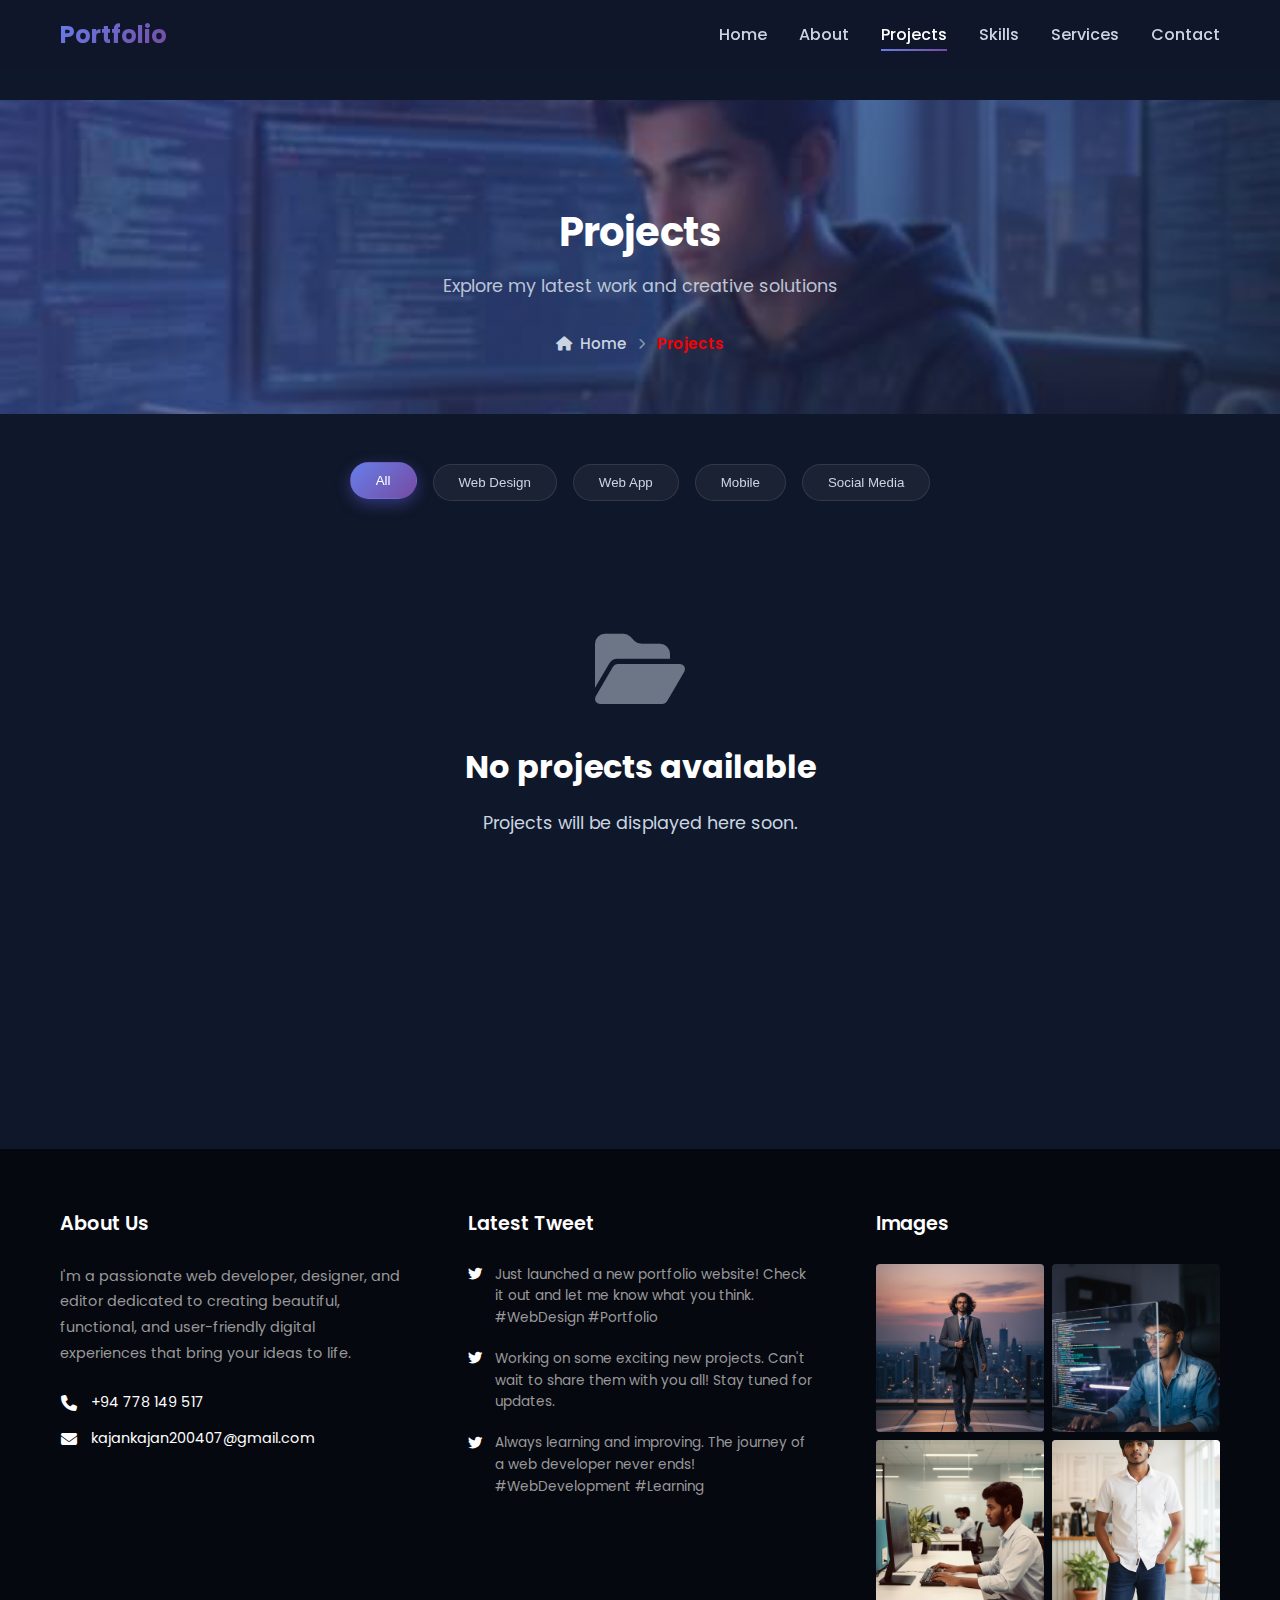
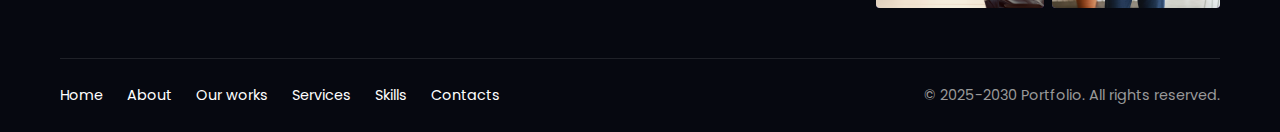
<file: projects.html>
<!DOCTYPE html>
<html lang="en">

<head>
    <meta charset="UTF-8">
    <meta name="viewport" content="width=device-width, initial-scale=1.0">
    <title>Projects - Portfolio</title>
    <link rel="stylesheet" href="styles.css">
    <link rel="stylesheet" href="breadcrumb.css">
    <link rel="stylesheet" href="projects.css">
    <link rel="stylesheet" href="footer.css">
    <link href="https://fonts.googleapis.com/css2?family=Poppins:wght@300;400;500;600;700;800&display=swap"
        rel="stylesheet">
    <link rel="stylesheet" href="https://cdnjs.cloudflare.com/ajax/libs/font-awesome/6.4.0/css/all.min.css">
</head>

<body>
    <!-- Navigation -->
    <nav class="navbar">
        <div class="nav-container">
            <div class="logo">
                <span class="logo-text">Portfolio</span>
            </div>
            <ul class="nav-menu">
                <li class="nav-item"><a href="index.html" class="nav-link">Home</a></li>
                <li class="nav-item"><a href="about.html" class="nav-link">About</a></li>
                <li class="nav-item"><a href="projects.html" class="nav-link active">Projects</a></li>
                <li class="nav-item"><a href="skills.html" class="nav-link">Skills</a></li>
                <li class="nav-item"><a href="services.html" class="nav-link">Services</a></li>
                <li class="nav-item"><a href="contact.html" class="nav-link">Contact</a></li>
            </ul>
            <div class="hamburger">
                <span class="bar"></span>
                <span class="bar"></span>
                <span class="bar"></span>
            </div>
        </div>
    </nav>

    <!-- Breadcrumb -->
    <section class="breadcrumb-section" data-page="projects">
        <div class="container">
            <div class="breadcrumb-heading">
                <h1>Projects</h1>
                <p>Explore my latest work and creative solutions</p>
            </div>
            <nav class="breadcrumb">
                <a href="index.html" class="breadcrumb-item">
                    <i class="fas fa-home"></i> Home
                </a>
                <span class="breadcrumb-separator">
                    <i class="fas fa-chevron-right"></i>
                </span>
                <span class="breadcrumb-item active">Projects</span>
            </nav>
        </div>
    </section>

    <!-- Projects Hero -->


    <!-- Projects Grid -->
    <section class="projects-section">
        <div class="container">
            <div class="filter-buttons">
                <button class="filter-btn active" data-filter="all">All</button>
                <button class="filter-btn" data-filter="web">Web Design</button>
                <button class="filter-btn" data-filter="app">Web App</button>
                <button class="filter-btn" data-filter="mobile">Mobile</button>
                <button class="filter-btn" data-filter="social">Social Media</button>
            </div>
            <div class="projects-grid" id="projectsGrid">
                <!-- Projects will be loaded dynamically here -->
            </div>
            <div id="emptyState" class="empty-projects" style="display: none;">
                <div class="empty-content">
                    <i class="fas fa-folder-open"></i>
                    <h3>No projects available</h3>
                    <p>Projects will be displayed here soon.</p>
                </div>
            </div>
        </div>
    </section>

    <!-- Project Image Modal (Full View) -->
    <div id="imageModal" class="image-modal">
        <span id="imageModalClose" class="image-modal-close">&times;</span>
        <img id="modalImage" class="image-modal-content" alt="Project preview">
    </div>

    <!-- Footer -->
    <footer class="footer" style="background-color: #060810;">
        <div class="container">
            <div class="footer-top">
                <div class="footer-grid">
                    <!-- About Us Column -->
                    <div class="footer-column footer-about">
                        <h3>About Us</h3>
                        <p>I'm a passionate web developer, designer, and editor dedicated to creating beautiful,
                            functional, and user-friendly digital experiences that bring your ideas to life.</p>
                        <div class="footer-contact">
                            <div class="footer-contact-item">
                                <i class="fas fa-phone"></i>
                                <span>+94 778 149 517</span>
                            </div>
                            <div class="footer-contact-item">
                                <i class="fas fa-envelope"></i>
                                <span>kajankajan200407@gmail.com</span>
                            </div>
                        </div>
                    </div>

                    <!-- Latest Tweet Column -->
                    <div class="footer-column">
                        <h3>Latest Tweet</h3>
                        <div class="footer-tweets">
                            <div class="footer-tweet">
                                <i class="fab fa-twitter"></i>
                                <p>Just launched a new portfolio website! Check it out and let me know what you think.
                                    #WebDesign #Portfolio</p>
                            </div>
                            <div class="footer-tweet">
                                <i class="fab fa-twitter"></i>
                                <p>Working on some exciting new projects. Can't wait to share them with you all! Stay
                                    tuned for updates.</p>
                            </div>
                            <div class="footer-tweet">
                                <i class="fab fa-twitter"></i>
                                <p>Always learning and improving. The journey of a web developer never ends!
                                    #WebDevelopment #Learning</p>
                            </div>
                        </div>
                    </div>

                    <!-- Instagram Column -->
                    <div class="footer-column">
                        <h3>Images</h3>
                        <div class="footer-instagram">
                            <div class="footer-instagram-item">
                                <div class="footer-instagram-placeholder">
                                    <img src="assets/img1.png" alt="Profile photo" class="profile-photo">
                                </div>
                            </div>
                            <div class="footer-instagram-item">
                                <div class="footer-instagram-placeholder">
                                    <img src="assets/img.png" alt="Profile photo" class="profile-photo">
                                </div>
                            </div>
                            <div class="footer-instagram-item">
                                <div class="footer-instagram-placeholder">
                                    <img src="assets/img2.png" alt="Profile photo" class="profile-photo">
                                </div>
                            </div>
                            <div class="footer-instagram-item">
                                <div class="footer-instagram-placeholder">
                                    <img src="assets/img4.png" alt="Profile photo" class="profile-photo">
                                </div>
                            </div>
                        </div>
                    </div>
                </div>
            </div>
            <div class="footer-bottom">
                <nav class="footer-nav">
                    <a href="index.html">Home</a>
                    <a href="about.html">About</a>
                    <a href="projects.html">Our works</a>
                    <a href="services.html">Services</a>
                    <a href="skills.html">Skills</a>
                    <a href="contact.html">Contacts</a>
                </nav>
                <div class="footer-copyright">
                    <span>© 2025-2030 Portfolio. All rights reserved.</span>
                </div>
            </div>
        </div>
    </footer>

    <script src="script.js"></script>
    <script src="projects.js"></script>
</body>

</html>
</file>
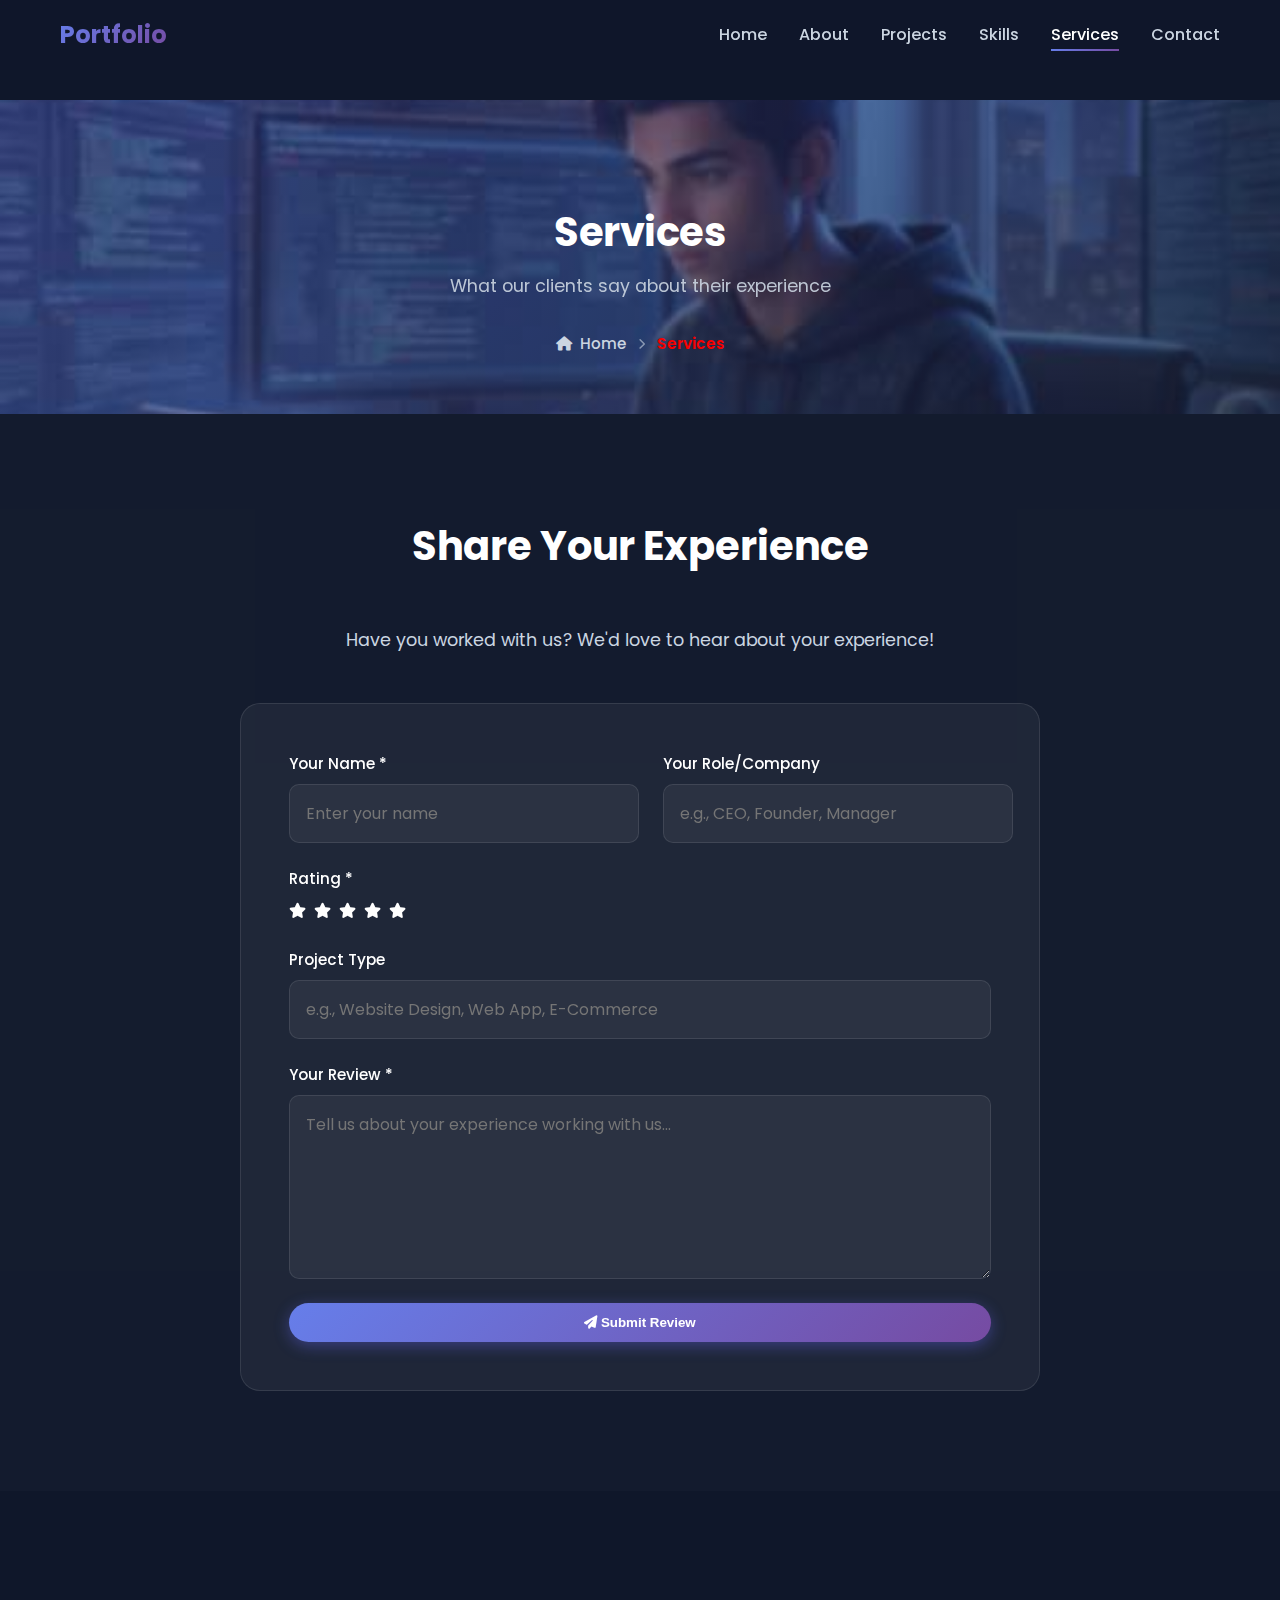
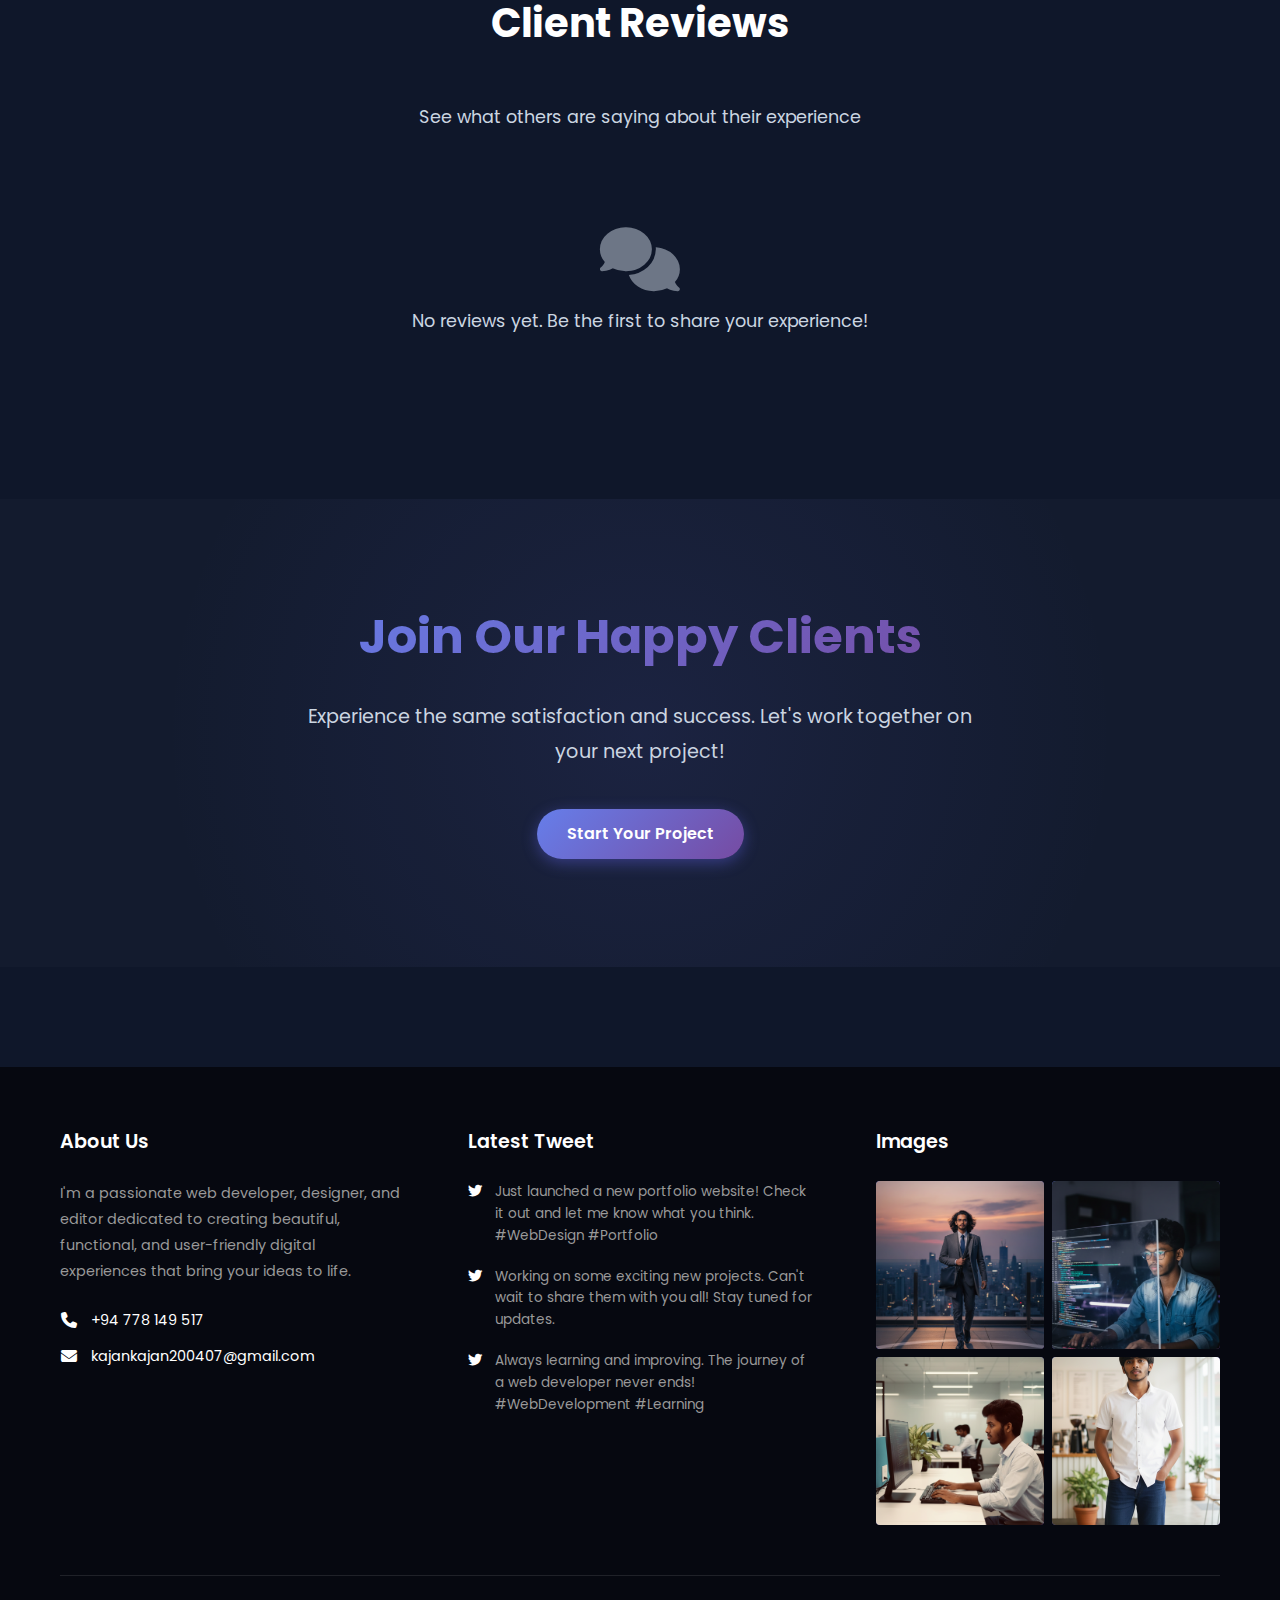
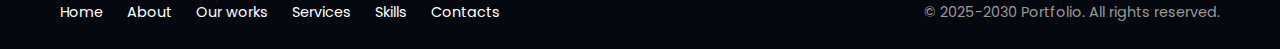
<file: services.html>
<!DOCTYPE html>
<html lang="en">

<head>
    <meta charset="UTF-8">
    <meta name="viewport" content="width=device-width, initial-scale=1.0">
    <title>Client Stories - Portfolio</title>
    <link rel="stylesheet" href="styles.css">
    <link rel="stylesheet" href="breadcrumb.css">
    <link rel="stylesheet" href="services.css">
    <link rel="stylesheet" href="footer.css">
    <link href="https://fonts.googleapis.com/css2?family=Poppins:wght@300;400;500;600;700;800&display=swap"
        rel="stylesheet">
    <link rel="stylesheet" href="https://cdnjs.cloudflare.com/ajax/libs/font-awesome/6.4.0/css/all.min.css">
</head>

<body>
    <!-- Navigation -->
    <nav class="navbar">
        <div class="nav-container">
            <div class="logo">
                <span class="logo-text">Portfolio</span>
            </div>
            <ul class="nav-menu">
                <li class="nav-item"><a href="index.html" class="nav-link">Home</a></li>
                <li class="nav-item"><a href="about.html" class="nav-link">About</a></li>
                <li class="nav-item"><a href="projects.html" class="nav-link">Projects</a></li>
                <li class="nav-item"><a href="skills.html" class="nav-link">Skills</a></li>
                <li class="nav-item"><a href="services.html" class="nav-link active">Services</a></li>
                <li class="nav-item"><a href="contact.html" class="nav-link">Contact</a></li>
            </ul>
            <div class="hamburger">
                <span class="bar"></span>
                <span class="bar"></span>
                <span class="bar"></span>
            </div>
        </div>
    </nav>

    <!-- Breadcrumb -->
    <section class="breadcrumb-section" data-page="services">
        <div class="container">
            <div class="breadcrumb-heading">
                <h1>Services</h1>
                <p>What our clients say about their experience</p>
            </div>
            <nav class="breadcrumb">
                <a href="index.html" class="breadcrumb-item">
                    <i class="fas fa-home"></i> Home
                </a>
                <span class="breadcrumb-separator">
                    <i class="fas fa-chevron-right"></i>
                </span>
                <span class="breadcrumb-item active">Services</span>
            </nav>
        </div>
    </section>

    <!-- Hero Section -->
    <!-- <section class="services-hero">
        <div class="container">
            <h1 class="page-title">What Our Clients Say</h1>
            <p class="page-subtitle">Real stories from satisfied clients about their experience working with us</p>
        </div>
    </section> -->

    <!-- Review Form Section -->
    <section class="review-form-section">
        <div class="container">
            <h2 class="section-title-center">Share Your Experience</h2>
            <p class="section-subtitle">Have you worked with us? We'd love to hear about your experience!</p>

            <div class="review-form-container">
                <form id="reviewForm" class="review-form">
                    <div class="form-row">
                        <div class="form-group">
                            <label for="reviewerName">Your Name *</label>
                            <input type="text" id="reviewerName" name="name" required placeholder="Enter your name">
                        </div>
                        <div class="form-group">
                            <label for="reviewerRole">Your Role/Company</label>
                            <input type="text" id="reviewerRole" name="role" placeholder="e.g., CEO, Founder, Manager">
                        </div>
                    </div>

                    <div class="form-group">
                        <label for="reviewRating">Rating *</label>
                        <div class="rating-input">
                            <input type="radio" id="star5" name="rating" value="5" required>
                            <label for="star5" class="star-label"><i class="fas fa-star"></i></label>
                            <input type="radio" id="star4" name="rating" value="4">
                            <label for="star4" class="star-label"><i class="fas fa-star"></i></label>
                            <input type="radio" id="star3" name="rating" value="3">
                            <label for="star3" class="star-label"><i class="fas fa-star"></i></label>
                            <input type="radio" id="star2" name="rating" value="2">
                            <label for="star2" class="star-label"><i class="fas fa-star"></i></label>
                            <input type="radio" id="star1" name="rating" value="1">
                            <label for="star1" class="star-label"><i class="fas fa-star"></i></label>
                        </div>
                    </div>

                    <div class="form-group">
                        <label for="reviewProject">Project Type</label>
                        <input type="text" id="reviewProject" name="project"
                            placeholder="e.g., Website Design, Web App, E-Commerce">
                    </div>

                    <div class="form-group">
                        <label for="reviewMessage">Your Review *</label>
                        <textarea id="reviewMessage" name="message" rows="6" required
                            placeholder="Tell us about your experience working with us..."></textarea>
                    </div>

                    <button type="submit" class="btn btn-primary">
                        <i class="fas fa-paper-plane"></i> Submit Review
                    </button>
                </form>
            </div>
        </div>
    </section>

    <!-- User Reviews Section -->
    <section class="user-reviews-section">
        <div class="container">
            <h2 class="section-title-center">Client Reviews</h2>
            <p class="section-subtitle">See what others are saying about their experience</p>

            <div id="userReviewsGrid" class="user-reviews-grid">
                <!-- User reviews will be loaded here dynamically -->
            </div>

            <div id="noReviewsMessage" class="no-reviews" style="display: none;">
                <i class="fas fa-comments"></i>
                <p>No reviews yet. Be the first to share your experience!</p>
            </div>
        </div>
    </section>

    <!-- CTA Section -->
    <section class="services-cta">
        <div class="container">
            <div class="cta-content">
                <h2>Join Our Happy Clients</h2>
                <p>Experience the same satisfaction and success. Let's work together on your next project!</p>
                <a href="contact.html" class="btn btn-primary">Start Your Project</a>
            </div>
        </div>
    </section>

    <!-- Footer -->
    <footer class="footer" style="background-color: #060810;">
        <div class="container">
            <div class="footer-top">
                <div class="footer-grid">
                    <!-- About Us Column -->
                    <div class="footer-column footer-about">
                        <h3>About Us</h3>
                        <p>I'm a passionate web developer, designer, and editor dedicated to creating beautiful,
                            functional, and user-friendly digital experiences that bring your ideas to life.</p>
                        <div class="footer-contact">
                            <div class="footer-contact-item">
                                <i class="fas fa-phone"></i>
                                <span>+94 778 149 517</span>
                            </div>
                            <div class="footer-contact-item">
                                <i class="fas fa-envelope"></i>
                                <span>kajankajan200407@gmail.com</span>
                            </div>
                        </div>
                    </div>

                    <!-- Latest Tweet Column -->
                    <div class="footer-column">
                        <h3>Latest Tweet</h3>
                        <div class="footer-tweets">
                            <div class="footer-tweet">
                                <i class="fab fa-twitter"></i>
                                <p>Just launched a new portfolio website! Check it out and let me know what you think.
                                    #WebDesign #Portfolio</p>
                            </div>
                            <div class="footer-tweet">
                                <i class="fab fa-twitter"></i>
                                <p>Working on some exciting new projects. Can't wait to share them with you all! Stay
                                    tuned for updates.</p>
                            </div>
                            <div class="footer-tweet">
                                <i class="fab fa-twitter"></i>
                                <p>Always learning and improving. The journey of a web developer never ends!
                                    #WebDevelopment #Learning</p>
                            </div>
                        </div>
                    </div>

                    <!-- Instagram Column -->
                    <div class="footer-column">
                        <h3>Images</h3>
                        <div class="footer-instagram">
                            <div class="footer-instagram-item">
                                <div class="footer-instagram-placeholder">
                                    <img src="assets/img1.png" alt="Profile photo" class="profile-photo">
                                </div>
                            </div>
                            <div class="footer-instagram-item">
                                <div class="footer-instagram-placeholder">
                                    <img src="assets/img.png" alt="Profile photo" class="profile-photo">
                                </div>
                            </div>
                            <div class="footer-instagram-item">
                                <div class="footer-instagram-placeholder">
                                    <img src="assets/img2.png" alt="Profile photo" class="profile-photo">
                                </div>
                            </div>
                            <div class="footer-instagram-item">
                                <div class="footer-instagram-placeholder">
                                    <img src="assets/img4.png" alt="Profile photo" class="profile-photo">
                                </div>
                            </div>
                        </div>
                    </div>
                </div>
            </div>
            <div class="footer-bottom">
                <nav class="footer-nav">
                    <a href="index.html">Home</a>
                    <a href="about.html">About</a>
                    <a href="projects.html">Our works</a>
                    <a href="services.html">Services</a>
                    <a href="skills.html">Skills</a>
                    <a href="contact.html">Contacts</a>
                </nav>
                <div class="footer-copyright">
                    <span>© 2025-2030 Portfolio. All rights reserved.</span>
                </div>
            </div>
        </div>
    </footer>

    <script src="script.js"></script>
    <script src="services.js"></script>
</body>

</html>
</file>
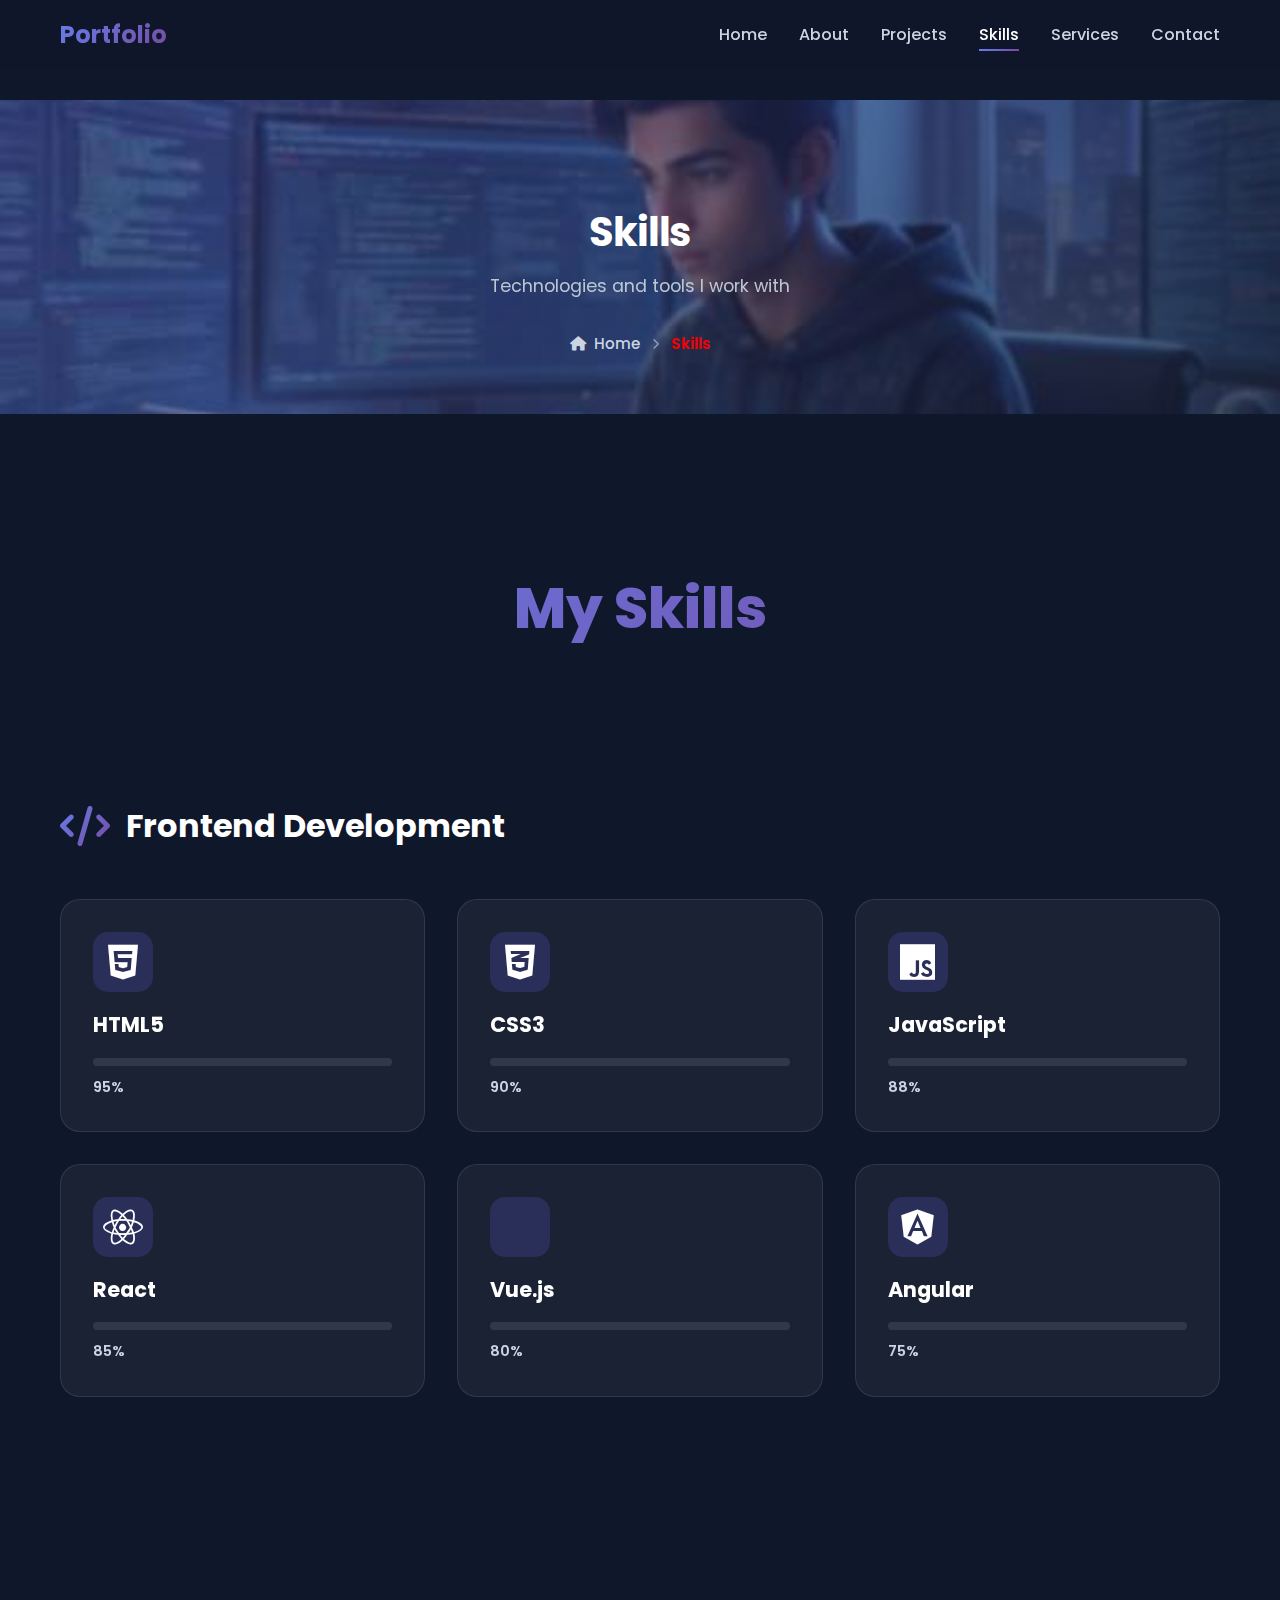
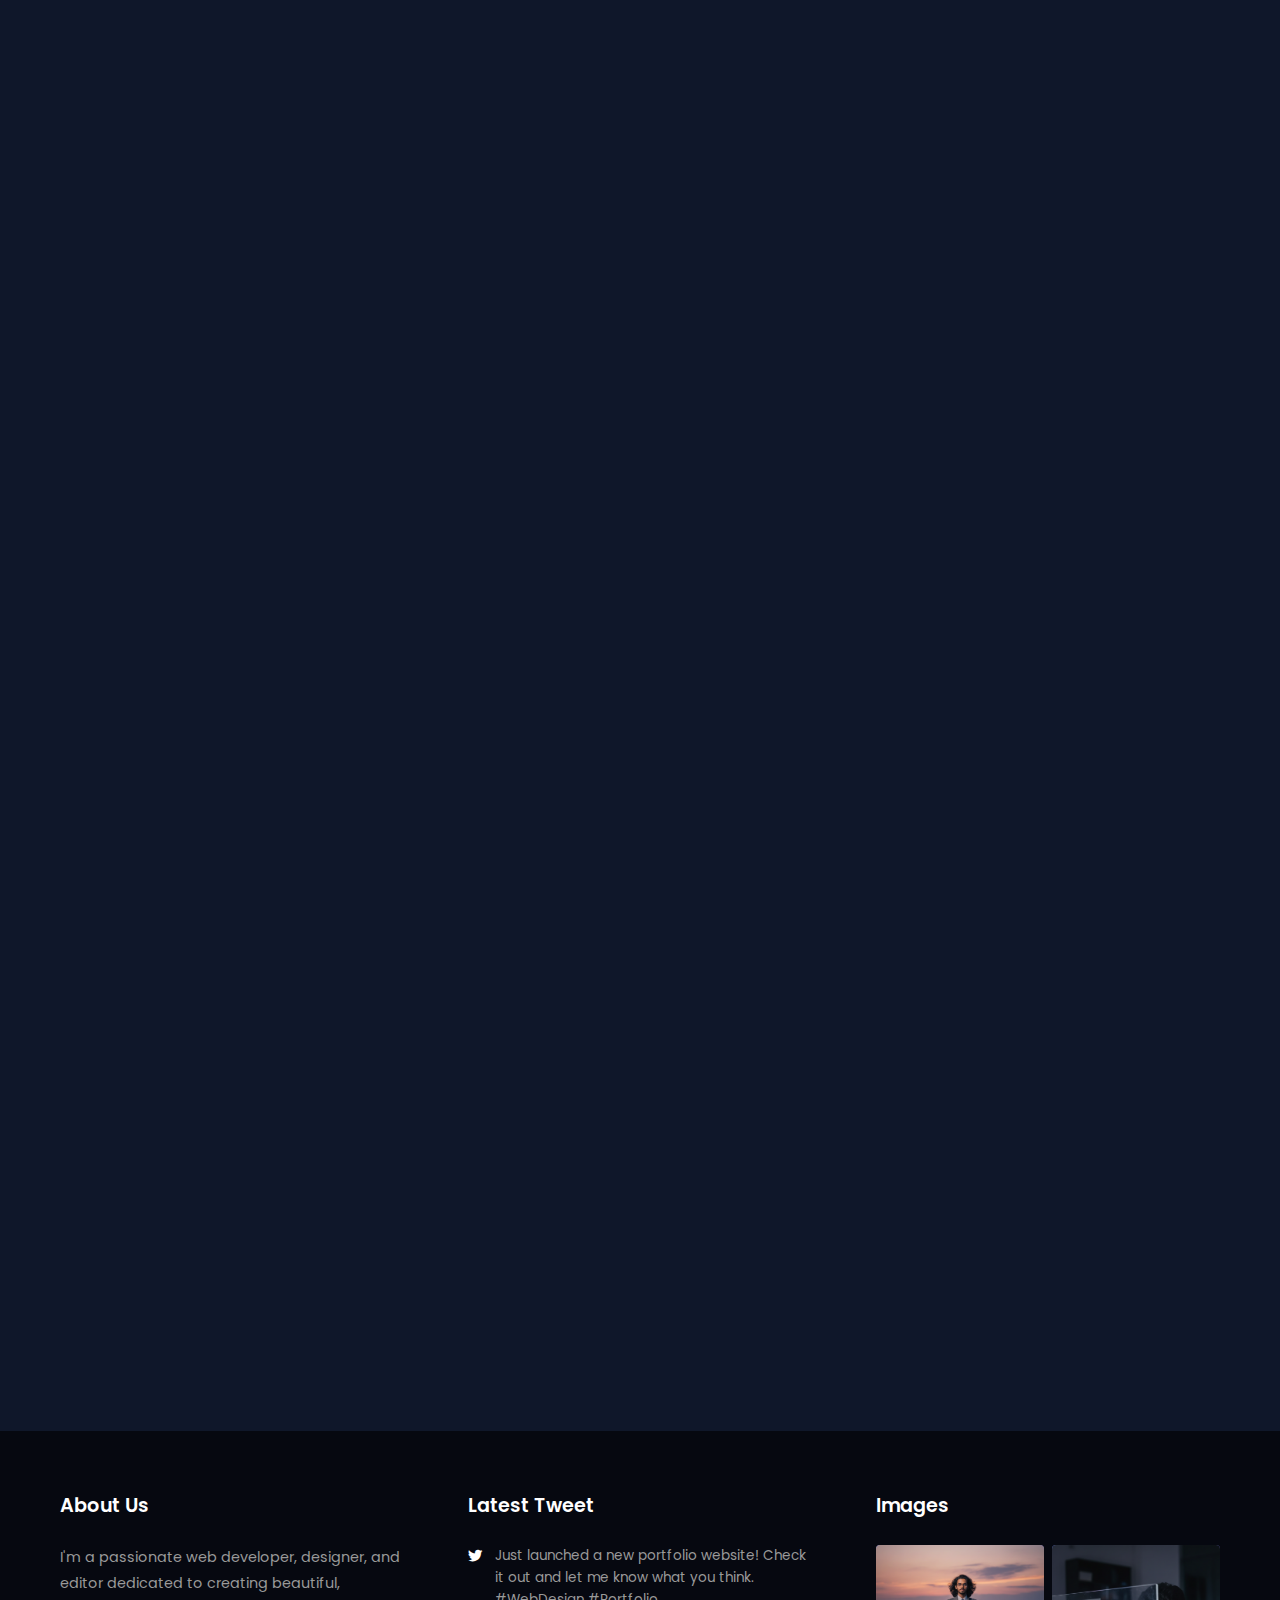
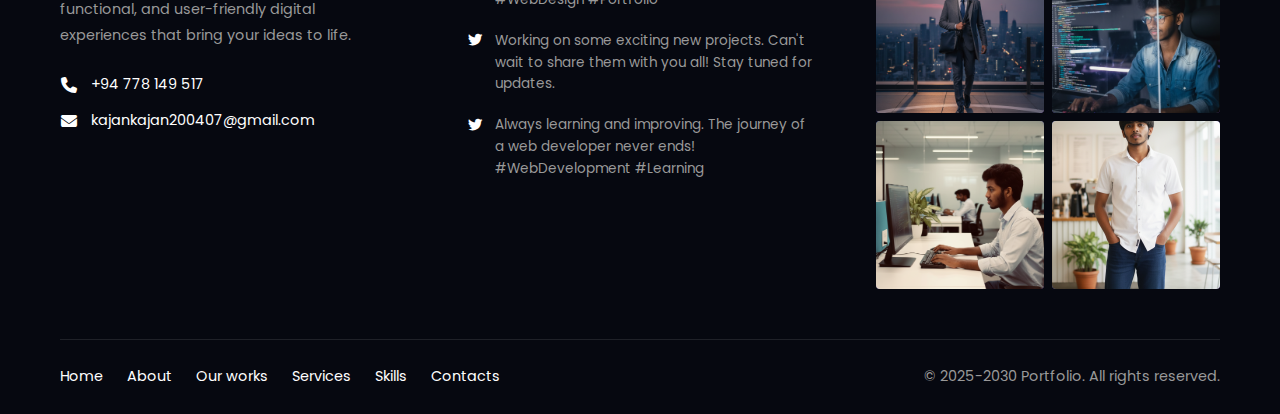
<file: skills.html>
<!DOCTYPE html>
<html lang="en">

<head>
    <meta charset="UTF-8">
    <meta name="viewport" content="width=device-width, initial-scale=1.0">
    <title>Skills - Portfolio</title>
    <link rel="stylesheet" href="styles.css">
    <link rel="stylesheet" href="breadcrumb.css">
    <link rel="stylesheet" href="skills.css">
    <link rel="stylesheet" href="footer.css">
    <link href="https://fonts.googleapis.com/css2?family=Poppins:wght@300;400;500;600;700;800&display=swap"
        rel="stylesheet">
    <link rel="stylesheet" href="https://cdnjs.cloudflare.com/ajax/libs/font-awesome/6.4.0/css/all.min.css">
</head>

<body>
    <!-- Navigation -->
    <nav class="navbar">
        <div class="nav-container">
            <div class="logo">
                <span class="logo-text">Portfolio</span>
            </div>
            <ul class="nav-menu">
                <li class="nav-item"><a href="index.html" class="nav-link">Home</a></li>
                <li class="nav-item"><a href="about.html" class="nav-link">About</a></li>
                <li class="nav-item"><a href="projects.html" class="nav-link">Projects</a></li>
                <li class="nav-item"><a href="skills.html" class="nav-link active">Skills</a></li>
                <li class="nav-item"><a href="services.html" class="nav-link">Services</a></li>
                <li class="nav-item"><a href="contact.html" class="nav-link">Contact</a></li>
            </ul>
            <div class="hamburger">
                <span class="bar"></span>
                <span class="bar"></span>
                <span class="bar"></span>
            </div>
        </div>
    </nav>

    <!-- Breadcrumb -->
    <section class="breadcrumb-section" data-page="skills">
        <div class="container">
            <div class="breadcrumb-heading">
                <h1>Skills</h1>
                <p>Technologies and tools I work with</p>
            </div>
            <nav class="breadcrumb">
                <a href="index.html" class="breadcrumb-item">
                    <i class="fas fa-home"></i> Home
                </a>
                <span class="breadcrumb-separator">
                    <i class="fas fa-chevron-right"></i>
                </span>
                <span class="breadcrumb-item active">Skills</span>
            </nav>
        </div>
    </section>

    <!-- Skills Hero -->
    <section class="skills-hero">
        <div class="container">
            <h1 class="page-title">My Skills</h1>
        </div>
    </section>

    <!-- Skills Section -->
    <section class="skills-section">
        <div class="container" id="skillsContainer">
            <!-- Skills will be loaded dynamically here -->
        </div>
    </section>

    <!-- Footer -->
    <footer class="footer" style="background-color: #060810;">
        <div class="container">
            <div class="footer-top">
                <div class="footer-grid">
                    <!-- About Us Column -->
                    <div class="footer-column footer-about">
                        <h3>About Us</h3>
                        <p>I'm a passionate web developer, designer, and editor dedicated to creating beautiful,
                            functional, and user-friendly digital experiences that bring your ideas to life.</p>
                        <div class="footer-contact">
                            <div class="footer-contact-item">
                                <i class="fas fa-phone"></i>
                                <span>+94 778 149 517</span>
                            </div>
                            <div class="footer-contact-item">
                                <i class="fas fa-envelope"></i>
                                <span>kajankajan200407@gmail.com</span>
                            </div>
                        </div>
                    </div>

                    <!-- Latest Tweet Column -->
                    <div class="footer-column">
                        <h3>Latest Tweet</h3>
                        <div class="footer-tweets">
                            <div class="footer-tweet">
                                <i class="fab fa-twitter"></i>
                                <p>Just launched a new portfolio website! Check it out and let me know what you think.
                                    #WebDesign #Portfolio</p>
                            </div>
                            <div class="footer-tweet">
                                <i class="fab fa-twitter"></i>
                                <p>Working on some exciting new projects. Can't wait to share them with you all! Stay
                                    tuned for updates.</p>
                            </div>
                            <div class="footer-tweet">
                                <i class="fab fa-twitter"></i>
                                <p>Always learning and improving. The journey of a web developer never ends!
                                    #WebDevelopment #Learning</p>
                            </div>
                        </div>
                    </div>

                    <!-- Instagram Column -->
                    <div class="footer-column">
                        <h3>Images</h3>
                        <div class="footer-instagram">
                            <div class="footer-instagram-item">
                                <div class="footer-instagram-placeholder">
                                    <img src="assets/img1.png" alt="Profile photo" class="profile-photo">
                                </div>
                            </div>
                            <div class="footer-instagram-item">
                                <div class="footer-instagram-placeholder">
                                    <img src="assets/img.png" alt="Profile photo" class="profile-photo">
                                </div>
                            </div>
                            <div class="footer-instagram-item">
                                <div class="footer-instagram-placeholder">
                                    <img src="assets/img2.png" alt="Profile photo" class="profile-photo">
                                </div>
                            </div>
                            <div class="footer-instagram-item">
                                <div class="footer-instagram-placeholder">
                                    <img src="assets/img4.png" alt="Profile photo" class="profile-photo">
                                </div>
                            </div>
                        </div>
                    </div>
                </div>
            </div>
            <div class="footer-bottom">
                <nav class="footer-nav">
                    <a href="index.html">Home</a>
                    <a href="about.html">About</a>
                    <a href="projects.html">Our works</a>
                    <a href="services.html">Services</a>
                    <a href="skills.html">Skills</a>
                    <a href="contact.html">Contacts</a>
                </nav>
                <div class="footer-copyright">
                    <span>© 2025-2030 Portfolio. All rights reserved.</span>
                </div>
            </div>
        </div>
    </footer>

    <script src="script.js"></script>
    <script src="skills.js"></script>
</body>

</html>
</file>
<file: home.css>
/* ===== HERO SECTION ===== */
.hero {
    min-height: 100vh;
    display: flex;
    align-items: center;
    justify-content: center;
    position: relative;
    overflow: hidden;
    padding-top: 80px;
}

.hero-background {
    position: absolute;
    width: 100%;
    height: 100%;
    top: 0;
    left: 0;
    z-index: -1;
    overflow: hidden;
}

.gradient-orb {
    position: absolute;
    border-radius: 50%;
    filter: blur(80px);
    opacity: 0.5;
    animation: float 20s infinite ease-in-out;
}

.orb-1 {
    width: 500px;
    height: 500px;
    background: var(--gradient-1);
    top: -200px;
    left: -200px;
    animation-delay: 0s;
}

.orb-2 {
    width: 400px;
    height: 400px;
    background: var(--gradient-2);
    bottom: -150px;
    right: -150px;
    animation-delay: 2s;
}

.orb-3 {
    width: 300px;
    height: 300px;
    background: var(--gradient-3);
    top: 50%;
    right: 10%;
    animation-delay: 4s;
}

.hero-content {
    max-width: 1200px;
    margin: 0 auto;
    padding: 0 20px;
    display: grid;
    grid-template-columns: 1fr 1fr;
    gap: 4rem;
    align-items: center;
    z-index: 1;
}

.hero-text {
    animation: fadeInUp 0.8s ease;
}

.hero-title {
    font-size: 4rem;
    font-weight: 800;
    line-height: 1.2;
    margin-bottom: 1.5rem;
}

.hero-title .line {
    display: block;
    opacity: 0;
    animation: fadeInUp 0.8s ease forwards;
}

.hero-title .line:nth-child(1) {
    animation-delay: 0.2s;
}

.hero-title .line:nth-child(2) {
    animation-delay: 0.4s;
    background: var(--gradient-1);
    -webkit-background-clip: text;
    -webkit-text-fill-color: transparent;
    background-clip: text;
}

.hero-title .line:nth-child(3) {
    animation-delay: 0.6s;
}

/* ===== TYPING ROLE ===== */
.dynamic-role {
    min-height: 56px;
    /* reserve height to avoid layout shift */
    color: #fff;
    white-space: nowrap;
    /* keep the role text on one line */
    display: inline-block;
    /* ensure it behaves like inline content */
}

.typing-role {
    color: #fff;
    /* force white text for roles */

}

.typing-caret {
    display: inline-block;
    width: 2px;
    height: 1em;
    background: #fff;
    margin-left: 6px;
    transform: translateY(4px);
    animation: caretBlink 1s steps(2, start) infinite;
}

@keyframes caretBlink {

    0%,
    50% {
        opacity: 1;
    }

    50.01%,
    100% {
        opacity: 0;
    }
}

.hero-description {
    font-size: 1.2rem;
    color: var(--text-secondary);
    margin-bottom: 2rem;
    line-height: 1.8;
    animation: fadeInUp 1s ease;
}

.hero-buttons {
    display: flex;
    gap: 1rem;
    margin-bottom: 2rem;
    animation: fadeInUp 1.2s ease;
    flex-wrap: wrap;
}

.social-links {
    display: flex;
    gap: 1rem;
    animation: fadeInUp 1.4s ease;
}

.social-link {
    width: 45px;
    height: 45px;
    border-radius: 50%;
    background: rgba(255, 255, 255, 0.1);
    display: flex;
    align-items: center;
    justify-content: center;
    color: var(--text-primary);
    text-decoration: none;
    transition: all 0.3s ease;
    backdrop-filter: blur(10px);
}

.social-link:hover {
    background: var(--gradient-1);
    transform: translateY(-5px);
    box-shadow: 0 10px 20px rgba(99, 102, 241, 0.4);
}

.hero-image {
    position: relative;
    animation: fadeInUp 1s ease;
}

.image-container {
    position: relative;
    width: 100%;
    height: 500px;
    will-change: transform;
    animation: profileDrift 7s ease-in-out infinite alternate;
}

/* ===== PROFILE CARD (Hero image) ===== */
.profile-card {
    position: absolute;
    right: 0;
    top: -40px;
    transform: translateY(-50%);
    width: min(420px, 90%);
    aspect-ratio: 4 / 5;
    border-radius: 28px;
    overflow: hidden;
    background: rgba(255, 255, 255, 0.04);
    border: 1px solid rgba(255, 255, 255, 0.12);
    backdrop-filter: blur(10px);
    box-shadow: 0 30px 80px rgba(0, 0, 0, 0.35);
    transition: transform 0.6s cubic-bezier(.2, .7, .2, 1), box-shadow 0.4s ease;
    opacity: 0;
}

.profile-card.in-view {
    opacity: 1;
    transform: translateY(-50%) translateX(0);
}

/* initial slide from right */
.slide-in {
    transform: translateY(-50%) translateX(60px);

}

.profile-card:hover {
    transform: translateY(-52%) translateX(0) scale(1.02);
    box-shadow: 0 40px 100px rgba(99, 102, 241, 0.35);
}

.profile-border {
    position: absolute;
    inset: 0;
    pointer-events: none;
}

.profile-border::before {
    content: '';
    position: absolute;
    inset: -2px;
    border-radius: 30px;
    background: conic-gradient(from 180deg,
            #6366f1, #8b5cf6, #ec4899, #4facfe, #6366f1);
    filter: blur(20px);
    opacity: 0.25;
}

.profile-photo {
    width: 100%;
    height: 100%;
    object-fit: cover;
    display: block;

}

.profile-badge {
    position: absolute;
    left: 16px;
    bottom: 16px;
    padding: 10px 14px;
    background: rgba(15, 23, 42, 0.7);
    border: 1px solid rgba(255, 255, 255, 0.15);
    color: #fff;
    border-radius: 12px;
    display: flex;
    align-items: center;
    gap: 8px;
    font-weight: 600;
    backdrop-filter: blur(8px);
}

.profile-badge i {
    color: #22c55e;
    /* green dot */
    font-size: 10px;
}

/* gentle right-to-left slide loop for the image only */
@keyframes profileDrift {
    from {
        transform: translateX(10px);
    }

    to {
        transform: translateX(-10px);
    }
}

.floating-shape {
    position: absolute;
    border-radius: 20px;
    background: var(--gradient-1);
    opacity: 0.3;
    animation: float 6s infinite ease-in-out;
}

.shape-1 {
    width: 200px;
    height: 200px;
    top: 0;
    left: 0;
    animation-delay: 0s;
}

.shape-2 {
    width: 150px;
    height: 150px;
    bottom: 50px;
    right: 50px;
    background: var(--gradient-2);
    animation-delay: 2s;
}

.shape-3 {
    width: 100px;
    height: 100px;
    top: 200px;
    right: 0;
    background: var(--gradient-3);
    animation-delay: 4s;
}

.scroll-indicator {
    position: absolute;
    bottom: 30px;
    left: 50%;
    transform: translateX(-50%);
    display: flex;
    flex-direction: column;
    align-items: center;
    gap: 10px;
}

.mouse {
    width: 24px;
    height: 40px;
    border: 2px solid var(--text-secondary);
    border-radius: 15px;
    position: relative;
}

.wheel {
    width: 4px;
    height: 8px;
    background: var(--text-secondary);
    border-radius: 2px;
    position: absolute;
    top: 8px;
    left: 50%;
    transform: translateX(-50%);
    animation: scroll 2s infinite;
}

@keyframes scroll {
    0% {
        opacity: 1;
        transform: translateX(-50%) translateY(0);
    }

    100% {
        opacity: 0;
        transform: translateX(-50%) translateY(15px);
    }
}

.arrow span {
    display: block;
    width: 8px;
    height: 8px;
    border-right: 2px solid var(--text-secondary);
    border-bottom: 2px solid var(--text-secondary);
    transform: rotate(45deg);
    animation: arrowDown 1.5s infinite;
}

.arrow span:nth-child(2) {
    animation-delay: 0.2s;
}

.arrow span:nth-child(3) {
    animation-delay: 0.4s;
}

@keyframes arrowDown {
    0% {
        opacity: 0;
    }

    50% {
        opacity: 1;
    }

    100% {
        opacity: 0;
        transform: rotate(45deg) translate(-5px, -5px);
    }
}

/* ===== FEATURES SECTION ===== */
.features {
    padding: 100px 0;
    position: relative;
}

.features-grid {
    display: grid;
    grid-template-columns: repeat(auto-fit, minmax(250px, 1fr));
    gap: 2rem;
}

.feature-card {
    background: rgba(255, 255, 255, 0.05);
    backdrop-filter: blur(10px);
    border: 1px solid rgba(255, 255, 255, 0.1);
    border-radius: 20px;
    padding: 2.5rem;
    text-align: center;
    transition: all 0.3s ease;
    position: relative;
    overflow: hidden;
}

.feature-card::before {
    content: '';
    position: absolute;
    top: 0;
    left: -100%;
    width: 100%;
    height: 100%;
    background: var(--gradient-1);
    opacity: 0.1;
    transition: left 0.5s ease;
}

.feature-card:hover::before {
    left: 0;
}

.feature-card:hover {
    transform: translateY(-10px);
    border-color: var(--primary-color);
    box-shadow: 0 10px 30px rgba(99, 102, 241, 0.3);
}

.feature-icon {
    width: 80px;
    height: 80px;
    margin: 0 auto 1.5rem;
    background: var(--gradient-1);
    border-radius: 50%;
    display: flex;
    align-items: center;
    justify-content: center;
    font-size: 2rem;
    color: var(--text-primary);
    transition: all 0.3s ease;
}

.feature-card:hover .feature-icon {
    transform: scale(1.1) rotate(5deg);
}

.feature-card h3 {
    font-size: 1.5rem;
    margin-bottom: 1rem;
    position: relative;
    z-index: 1;
}

.feature-card p {
    color: var(--text-secondary);
    line-height: 1.6;
    position: relative;
    z-index: 1;
}

/* ===== STATS SECTION ===== */
.stats-section {
    padding: 100px 0;
    background: rgba(255, 255, 255, 0.02);
    position: relative;
    overflow: hidden;
}

.stats-section::before {
    content: '';
    position: absolute;
    top: 0;
    left: 0;
    width: 100%;
    height: 100%;
    background: radial-gradient(circle at 50% 50%, rgba(99, 102, 241, 0.05) 0%, transparent 70%);
    z-index: -1;
}

.stats-grid {
    display: grid;
    grid-template-columns: repeat(auto-fit, minmax(250px, 1fr));
    gap: 2rem;
}

.stat-box {
    background: rgba(255, 255, 255, 0.05);
    backdrop-filter: blur(10px);
    border: 1px solid rgba(255, 255, 255, 0.1);
    border-radius: 20px;
    padding: 2.5rem;
    text-align: center;
    transition: all 0.3s ease;
    position: relative;
    overflow: hidden;
}

.stat-box::before {
    content: '';
    position: absolute;
    top: -50%;
    left: -50%;
    width: 200%;
    height: 200%;
    background: var(--gradient-1);
    opacity: 0;
    transition: opacity 0.3s ease;
    border-radius: 50%;
}

.stat-box:hover::before {
    opacity: 0.1;
}

.stat-box:hover {
    transform: translateY(-10px);
    border-color: var(--primary-color);
    box-shadow: 0 10px 30px rgba(99, 102, 241, 0.3);
}

.stat-icon {
    width: 70px;
    height: 70px;
    margin: 0 auto 1.5rem;
    background: var(--gradient-1);
    border-radius: 50%;
    display: flex;
    align-items: center;
    justify-content: center;
    font-size: 1.8rem;
    color: var(--text-primary);
    position: relative;
    z-index: 1;
    transition: all 0.3s ease;
}

.stat-box:hover .stat-icon {
    transform: scale(1.1) rotate(360deg);
}

.stat-number {
    font-size: 3rem;
    font-weight: 700;
    background: var(--gradient-1);
    -webkit-background-clip: text;
    -webkit-text-fill-color: transparent;
    background-clip: text;
    margin-bottom: 0.5rem;
    position: relative;
    z-index: 1;
}

.stat-label {
    color: var(--text-secondary);
    font-size: 1rem;
    position: relative;
    z-index: 1;
}

/* ===== SERVICES SECTION ===== */
.services-section {
    padding: 100px 0;
    background-color: #1c1b3e;
}

.section-header {
    text-align: center;
    margin-bottom: 4rem;
}

.section-subtitle {
    font-size: 1.2rem;
    color: var(--text-secondary);
    margin-top: 1rem;
}

.services-carousel-wrapper {
    position: relative;
    width: 100%;
    overflow: hidden;
    /* Hide overflow for the slider */
    padding: 0 1rem;
    /* Space for arrows if outside, or just padding */
}

.services-grid {
    display: flex;
    gap: 2rem;
    width: 100%;
    /* Transformation handled by JS */
}

.services-grid .service-card {
    /* Desktop: 3 columns. We account for the gap in JS or calc here. 
       Formula: (100% - (gap * (visible - 1))) / visible
       gap = 2rem. visible = 3.
       (100% - 4rem) / 3 
    */
    flex: 0 0 calc((100% - 4rem) / 3);
    min-width: 0;
    margin: 0;
    /* Handled by flex gap */
}

.service-card {
    background: rgba(52, 52, 52, 0.05);
    backdrop-filter: blur(10px);
    border: 1px solid rgba(255, 255, 255, 0.1);
    border-radius: 20px;
    padding: 2.5rem;
    transition: transform 0.3s ease, border-color 0.3s ease, box-shadow 0.3s ease;
    position: relative;
    overflow: hidden;
    height: 100%;
    /* Equal height */
    display: flex;
    flex-direction: column;
}

/* Slider Controls */
.carousel-controls {
    display: flex;
    justify-content: center;
    align-items: center;
    gap: 1.5rem;
    margin-top: 2.5rem;
}

.carousel-btn {
    width: 50px;
    height: 50px;
    border-radius: 50%;
    border: 1px solid rgba(255, 255, 255, 0.1);
    background: rgba(255, 255, 255, 0.05);
    color: var(--text-primary);
    display: flex;
    align-items: center;
    justify-content: center;
    cursor: pointer;
    transition: all 0.3s ease;
    font-size: 1.2rem;
}

.carousel-btn:hover {
    background: var(--primary-color);
    border-color: var(--primary-color);
    transform: scale(1.1);
    color: #fff;
}

/* Mobile Responsive for Slider */
@media (max-width: 991px) {
    .services-grid .service-card {
        /* Tablet: 2 columns? Or stick to 1? Prompt says "Display 1 column per slide" for mobile,
           but usually 2 is good for tablet. Let's stick to prompt strictness:
           "Desktop: 3 columns", "Mobile: 1 column".
           I'll add a tablet breakpoint for 2 if it feels too wide, else 1.
           Let's do 2 for tablet (768-991) and 1 for mobile (<768) strictly?
           The prompt says "Mobile behavior: Display 1 column".
           Let's assume < 768 is mobile.
        */
        flex: 0 0 calc((100% - 2rem) / 2);
    }
}

@media (max-width: 768px) {
    .services-grid {
        gap: 1rem;
    }

    .services-grid .service-card {
        flex: 0 0 100%;
        /* 1 column */
    }

    .services-carousel-wrapper {
        padding: 0;
    }

    .carousel-btn {
        display: none;
        /* Hide arrows on mobile */
    }
}

.service-card::before {
    content: '';
    position: absolute;
    top: 0;
    left: -100%;
    width: 100%;
    height: 100%;
    background: var(--gradient-1);
    opacity: 0.1;
    transition: left 0.5s ease;
}

.service-card:hover::before {
    left: 0;
}

.service-card:hover {
    transform: translateY(-10px);
    border-color: var(--primary-color);
    box-shadow: 0 15px 40px rgba(99, 102, 241, 0.3);
}

.service-icon {
    width: 70px;
    height: 70px;
    background: var(--gradient-1);
    border-radius: 15px;
    display: flex;
    align-items: center;
    justify-content: center;
    font-size: 2rem;
    color: var(--text-primary);
    margin-bottom: 1.5rem;
    transition: all 0.3s ease;
    position: relative;
    z-index: 1;
}

.service-card:hover .service-icon {
    transform: scale(1.1) rotate(5deg);
}

.service-card h3 {
    font-size: 1.5rem;
    margin-bottom: 1rem;
    position: relative;
    z-index: 1;
}

.service-card>p {
    color: var(--text-secondary);
    line-height: 1.8;
    margin-bottom: 1.5rem;
    position: relative;
    z-index: 1;
}

.service-list {
    list-style: none;
    position: relative;
    z-index: 1;
}

.service-list li {
    color: var(--text-secondary);
    margin-bottom: 0.8rem;
    display: flex;
    align-items: center;
    gap: 0.5rem;
}

.service-list i {
    color: var(--primary-color);
    font-size: 0.9rem;
}

/* ===== CAROUSEL PAGINATION ===== */
.carousel-pagination {
    display: flex;
    justify-content: center;
    align-items: center;
    gap: 0.75rem;
    margin-top: 0;
}

.pagination-dot {
    width: 12px;
    height: 12px;
    border-radius: 50%;
    border: none;
    background: rgba(255, 255, 255, 0.3);
    cursor: pointer;
    transition: all 0.3s ease;
    padding: 0;
}

.pagination-dot:hover {
    background: rgba(255, 255, 255, 0.5);
    transform: scale(1.2);
}

.pagination-dot.active {
    background: var(--primary-color);
    width: 32px;
    height: 12px;
    border-radius: 6px;
    box-shadow: 0 0 10px rgba(99, 102, 241, 0.5);
}

/* ===== FEATURED PROJECTS SECTION ===== */
/* ===== ABOUT ME SECTION ===== */
.about-me-section {
    padding: 100px 0;
    background: rgba(255, 255, 255, 0.02);
    position: relative;
    overflow: hidden;
}

.about-me-content {
    display: grid;
    grid-template-columns: 1.2fr 1fr;
    gap: 4rem;
    align-items: stretch;
}

.about-me-text {
    animation: fadeInRight 0.8s ease;
    display: flex;
    flex-direction: column;
    justify-content: center;
}

.about-me-text .section-header {
    text-align: left;
    margin-bottom: 2rem;
}

.about-me-text .section-title {
    font-size: 2.5rem;
    margin-bottom: 0.5rem;
    background: var(--gradient-1);
    -webkit-background-clip: text;
    -webkit-text-fill-color: transparent;
    background-clip: text;
    word-wrap: break-word;
}

.about-content {
    display: flex;
    flex-direction: column;
    gap: 1.5rem;
}

.about-description {
    font-size: 1.1rem;
    line-height: 1.8;
    color: var(--text-secondary);
    word-wrap: break-word;
    overflow-wrap: break-word;
}

.about-highlights {
    display: grid;
    grid-template-columns: repeat(2, 1fr);
    gap: 1rem;
    margin: 1.5rem 0;
}

.highlight-item {
    display: flex;
    align-items: center;
    gap: 0.8rem;
    padding: 1rem;
    background: rgba(99, 102, 241, 0.1);
    border: 1px solid rgba(99, 102, 241, 0.2);
    border-radius: 10px;
    transition: all 0.3s ease;
}

.highlight-item:hover {
    background: rgba(99, 102, 241, 0.15);
    transform: translateX(5px);
}

.highlight-item i {
    color: var(--primary-color);
    font-size: 1.2rem;
}

.highlight-item span {
    color: var(--text-primary);
    font-weight: 500;
}

.about-buttons {
    display: flex;
    gap: 1rem;
    margin-top: 1rem;
}

.about-me-image {
    position: relative;
    animation: fadeInLeft 0.8s ease;
    display: flex;
    align-items: center;
    justify-content: center;
    height: 100%;
}

.about-image-wrapper {
    position: relative;
    width: 100%;
    max-width: 100%;
    height: auto;
    min-height: 400px;
    max-height: 450px;
    margin: 0;
    aspect-ratio: 1 / 1;
}

.about-image-border {
    position: absolute;
    top: -25px;
    right: -25px;
    width: 100%;
    height: 100%;
    border: 3px solid;
    border-image: var(--gradient-1) 1;
    border-radius: 20px;
    z-index: -1;
    animation: borderPulse 3s ease-in-out infinite;
}

.about-photo {
    width: 100%;
    height: 100%;
    border-radius: 20px;
    object-fit: cover;
    box-shadow: 0 20px 60px rgba(0, 0, 0, 0.3);
    transition: transform 0.3s ease;
    display: block;
}

.about-photo:hover {
    transform: scale(1.05);
}

.about-image-shapes {
    position: absolute;
    top: 0;
    left: 0;
    width: 100%;
    height: 100%;
    pointer-events: none;
    z-index: -1;
}

.about-shape {
    position: absolute;
    border-radius: 50%;
    background: var(--gradient-1);
    opacity: 0.3;
    filter: blur(40px);
    animation: float 15s infinite ease-in-out;
}

.about-shape.shape-1 {
    width: 200px;
    height: 200px;
    top: -50px;
    left: -50px;
    animation-delay: 0s;
}

.about-shape.shape-2 {
    width: 150px;
    height: 150px;
    bottom: -30px;
    right: -30px;
    background: var(--gradient-2);
    animation-delay: 2s;
}

.about-shape.shape-3 {
    width: 100px;
    height: 100px;
    top: 50%;
    right: -20px;
    background: var(--gradient-3);
    animation-delay: 4s;
}

@keyframes borderPulse {

    0%,
    100% {
        opacity: 0.5;
        transform: scale(1);
    }

    50% {
        opacity: 1;
        transform: scale(1.02);
    }
}

@keyframes fadeInLeft {
    from {
        opacity: 0;
        transform: translateX(-50px);
    }

    to {
        opacity: 1;
        transform: translateX(0);
    }
}

@keyframes fadeInRight {
    from {
        opacity: 0;
        transform: translateX(50px);
    }

    to {
        opacity: 1;
        transform: translateX(0);
    }
}


/* ===== TESTIMONIALS SECTION ===== */
.testimonials-section {
    padding: 100px 0;
}

.testimonials-grid {
    display: grid;
    grid-template-columns: repeat(auto-fit, minmax(300px, 1fr));
    gap: 2rem;
}

.testimonial-card {
    background: rgba(255, 255, 255, 0.05);
    backdrop-filter: blur(10px);
    border: 1px solid rgba(255, 255, 255, 0.1);
    border-radius: 20px;
    padding: 2.5rem;
    transition: all 0.3s ease;
    position: relative;
}

.testimonial-card:hover {
    transform: translateY(-10px);
    border-color: var(--primary-color);
    box-shadow: 0 15px 40px rgba(99, 102, 241, 0.3);
}

.testimonial-quote {
    font-size: 3rem;
    color: var(--primary-color);
    opacity: 0.3;
    margin-bottom: 1rem;
}

.testimonial-text {
    color: var(--text-secondary);
    line-height: 1.8;
    font-size: 1.1rem;
    margin-bottom: 2rem;
    font-style: italic;
}

.testimonial-author {
    display: flex;
    align-items: center;
    gap: 1rem;
}

.author-avatar {
    width: 60px;
    height: 60px;
    border-radius: 50%;
    background: var(--gradient-1);
    flex-shrink: 0;
}

.author-1 {
    background: linear-gradient(135deg, #667eea 0%, #764ba2 100%);
}

.author-2 {
    background: linear-gradient(135deg, #f093fb 0%, #f5576c 100%);
}

.author-3 {
    background: linear-gradient(135deg, #4facfe 0%, #00f2fe 100%);
}

.author-info h4 {
    font-size: 1.1rem;
    margin-bottom: 0.3rem;
}

.author-info p {
    color: var(--text-secondary);
    font-size: 0.9rem;
}

/* ===== CALL TO ACTION SECTION ===== */
.cta-section {
    padding: 100px 0;
    background: rgba(255, 255, 255, 0.02);
    position: relative;
    overflow: hidden;
}

.cta-section::before {
    content: '';
    position: absolute;
    top: 0;
    left: 0;
    width: 100%;
    height: 100%;
    background: radial-gradient(circle at 50% 50%, rgba(99, 102, 241, 0.1) 0%, transparent 70%);
    z-index: -1;
}

.cta-content {
    text-align: center;
    max-width: 700px;
    margin: 0 auto;
}

.cta-content h2 {
    font-size: 3rem;
    font-weight: 700;
    margin-bottom: 1.5rem;
    background: var(--gradient-1);
    -webkit-background-clip: text;
    -webkit-text-fill-color: transparent;
    background-clip: text;
}

.cta-content>p {
    font-size: 1.2rem;
    color: var(--text-secondary);
    line-height: 1.8;
    margin-bottom: 2.5rem;
}

.cta-buttons {
    display: flex;
    gap: 1rem;
    justify-content: center;
    flex-wrap: wrap;
}

/* ===== RESPONSIVE ===== */
@media (max-width: 968px) {
    .hero-content {
        grid-template-columns: 1fr;
        text-align: center;
    }

    .hero-title {
        font-size: 3rem;
    }

    .hero-buttons {
        justify-content: center;
    }

    .social-links {
        justify-content: center;
    }

    .image-container {
        height: 420px;
    }

    .profile-card {
        position: relative;
        margin: 0 auto;
        right: auto;
        top: auto;
        transform: none;
        opacity: 1;
        translate: 0 0;
    }

    .features-grid {
        grid-template-columns: repeat(auto-fit, minmax(200px, 1fr));
    }

    .services-grid {
        gap: 1.5rem;
    }

    .services-grid .service-card {
        flex: 0 0 calc(50% - 0.75rem);
    }

    /* About Me Section Tablet */
    .about-me-content {
        grid-template-columns: 1fr;
        gap: 3rem;
    }

    .about-me-image {
        order: 1;
    }

    .about-me-text {
        order: 2;
    }

    .about-image-wrapper {
        max-width: 100%;
        min-height: 280px;
        max-height: 320px;
        height: auto;
        aspect-ratio: 1 / 1;
        margin: 0 auto;
    }

    .about-me-text .section-title {
        font-size: 2rem;
    }

    .about-description {
        font-size: 1rem;
    }

    .about-highlights {
        grid-template-columns: repeat(2, 1fr);
        gap: 0.8rem;
    }

    .about-buttons {
        flex-direction: row;
        flex-wrap: wrap;
    }

    .testimonials-grid {
        grid-template-columns: 1fr;
    }
}

/* ===== MOBILE RESPONSIVE (768px and below) ===== */
@media (max-width: 768px) {
    .hero-title {
        font-size: 2.5rem;
    }

    .hero-description {
        font-size: 1rem;
    }

    /* Hide hero image on mobile */
    .hero-image {
        display: none;
    }

    /* Increase typing role text size for mobile */
    .typing-role {
        font-size: 1.8rem !important;
    }

    .dynamic-role {
        font-size: 1.8rem !important;
        min-height: 40px !important;
    }

    .hero-title .line.dynamic-role {
        font-size: 1.8rem !important;
    }

    .features {
        padding: 60px 0;
    }

    .stats-section,
    .services-section,
    .about-me-section,
    .testimonials-section,
    .cta-section {
        padding: 60px 0;
    }

    .stats-grid {
        grid-template-columns: repeat(2, 1fr);
        gap: 1rem;
    }

    .stat-box {
        padding: 1.5rem;
    }

    .stat-number {
        font-size: 2rem;
    }

    .services-grid {
        gap: 1.2rem;
    }

    .services-grid .service-card {
        flex: 0 0 calc(50% - 0.6rem);
    }

    .carousel-pagination {
        margin-top: 2rem;
        gap: 0.5rem;
    }

    .pagination-dot {
        width: 10px;
        height: 10px;
    }

    .pagination-dot.active {
        width: 24px;
        height: 10px;
    }

    .service-card {
        padding: 2rem;
    }

    .cta-content h2 {
        font-size: 2rem;
    }

    .section-title-center {
        font-size: 2rem;
    }

    /* About Me Section Mobile Styles */
    .about-me-content {
        gap: 2.5rem;
    }

    .about-me-text .section-header {
        margin-bottom: 1.5rem;
    }

    .about-me-text .section-title {
        font-size: 1.8rem;
    }

    .about-me-text .section-subtitle {
        font-size: 0.9rem;
    }

    .about-content {
        gap: 1.2rem;
    }

    .about-description {
        font-size: 0.95rem;
        line-height: 1.7;
    }

    .about-image-wrapper {
        max-width: 100%;
        min-height: 250px;
        max-height: 280px;
        height: auto;
        aspect-ratio: 1 / 1;
    }

    .about-image-border {
        top: -15px;
        right: -15px;
        border-width: 2px;
    }

    .about-shape.shape-1 {
        width: 150px;
        height: 150px;
        top: -30px;
        left: -30px;
    }

    .about-shape.shape-2 {
        width: 120px;
        height: 120px;
        bottom: -20px;
        right: -20px;
    }

    .about-shape.shape-3 {
        width: 80px;
        height: 80px;
    }

    .about-highlights {
        grid-template-columns: 1fr;
        gap: 0.8rem;
        margin: 1.2rem 0;
    }

    .highlight-item {
        padding: 0.8rem;
        font-size: 0.9rem;
    }

    .highlight-item i {
        font-size: 1rem;
    }

    .about-buttons {
        flex-direction: row;
        gap: 0.8rem;
        margin-top: 1.2rem;
        flex-wrap: wrap;
        justify-content: center;
    }

    .about-buttons .btn {
        flex: 1;
        min-width: 140px;
        max-width: 200px;
        justify-content: center;
    }
}

/* ===== SMALL MOBILE RESPONSIVE (480px and below) ===== */
@media (max-width: 480px) {
    .stats-grid {
        grid-template-columns: 1fr;
    }

    /* Increase typing role text size for small mobile */
    .typing-role {
        font-size: 2rem !important;
    }

    .dynamic-role {
        font-size: 1.5rem !important;
        min-height: 35px !important;
    }

    .hero-title .line.dynamic-role {
        font-size: 1.5rem !important;
    }

    /* About Me Section Small Mobile */
    .about-me-section {
        padding: 40px 0;
    }

    .about-me-content {
        gap: 2rem;
    }

    .about-me-text .section-title {
        font-size: 1.5rem;
    }

    .about-me-text .section-subtitle {
        font-size: 0.85rem;
    }

    .about-description {
        font-size: 0.9rem;
        line-height: 1.6;
    }

    .about-image-wrapper {
        min-height: 200px;
        max-height: 220px;
        height: auto;
        aspect-ratio: 1 / 1;
    }

    .about-image-border {
        top: -10px;
        right: -10px;
        border-width: 2px;
    }

    .about-photo {
        box-shadow: 0 10px 30px rgba(0, 0, 0, 0.3);
    }

    .about-shape.shape-1 {
        width: 100px;
        height: 100px;
    }

    .about-shape.shape-2 {
        width: 80px;
        height: 80px;
    }

    .about-shape.shape-3 {
        width: 60px;
        height: 60px;
    }

    .highlight-item {
        padding: 0.7rem;
        font-size: 0.85rem;
    }

    .highlight-item span {
        font-size: 0.85rem;
    }

    .about-buttons {
        gap: 0.6rem;
    }

    .about-buttons .btn {
        padding: 0.8rem 1.2rem;
        font-size: 0.9rem;
        flex: 1;
        min-width: 120px;
        max-width: 180px;
    }
}
</file>
<file: services.css>
/* ===== SERVICES HERO ===== */
.services-hero {
    padding: 150px 0 80px;
    text-align: center;
    position: relative;
    overflow: hidden;
}

.services-hero::before {
    content: '';
    position: absolute;
    top: 0;
    left: 0;
    width: 100%;
    height: 100%;
}

/* ===== SATISFACTION STATS ===== */
.satisfaction-stats {
    padding: 80px 0;
    background: rgba(255, 255, 255, 0.02);
}

.stats-grid {
    display: grid;
    grid-template-columns: repeat(auto-fit, minmax(250px, 1fr));
    gap: 2rem;
}

.stat-card {
    background: rgba(255, 255, 255, 0.05);
    backdrop-filter: blur(10px);
    border: 1px solid rgba(255, 255, 255, 0.1);
    border-radius: 20px;
    padding: 2.5rem;
    text-align: center;
    transition: all 0.3s ease;
    position: relative;
    overflow: hidden;
}

.stat-card::before {
    content: '';
    position: absolute;
    top: -50%;
    left: -50%;
    width: 200%;
    height: 200%;
    background: var(--gradient-1);
    opacity: 0;
    transition: opacity 0.3s ease;
    border-radius: 50%;
}

.stat-card:hover::before {
    opacity: 0.1;
}

.stat-card:hover {
    transform: translateY(-10px);
    border-color: var(--primary-color);
    box-shadow: 0 10px 30px rgba(99, 102, 241, 0.3);
}

.stat-icon {
    width: 70px;
    height: 70px;
    margin: 0 auto 1.5rem;
    background: var(--gradient-1);
    border-radius: 50%;
    display: flex;
    align-items: center;
    justify-content: center;
    font-size: 2rem;
    color: var(--text-primary);
    transition: all 0.3s ease;
    position: relative;
    z-index: 1;
}

.stat-card:hover .stat-icon {
    transform: scale(1.1) rotate(360deg);
}

.stat-number {
    font-size: 3.5rem;
    font-weight: 700;
    background: var(--gradient-1);
    -webkit-background-clip: text;
    -webkit-text-fill-color: transparent;
    background-clip: text;
    margin-bottom: 0.5rem;
    position: relative;
    z-index: 1;
}

.stat-label {
    color: var(--text-secondary);
    font-size: 1.1rem;
    position: relative;
    z-index: 1;
}

/* ===== DETAILED TESTIMONIALS ===== */
.detailed-testimonials {
    padding: 100px 0;
}

.testimonials-grid {
    display: grid;
    grid-template-columns: repeat(auto-fit, minmax(350px, 1fr));
    gap: 2.5rem;
    margin-top: 3rem;
}

.testimonial-card-detailed {
    background: rgba(255, 255, 255, 0.05);
    backdrop-filter: blur(10px);
    border: 1px solid rgba(255, 255, 255, 0.1);
    border-radius: 20px;
    padding: 2.5rem;
    transition: all 0.3s ease;
    position: relative;
    overflow: hidden;
}

.testimonial-card-detailed::before {
    content: '';
    position: absolute;
    top: 0;
    left: -100%;
    width: 100%;
    height: 100%;
    background: var(--gradient-1);
    opacity: 0.1;
    transition: left 0.5s ease;
}

.testimonial-card-detailed:hover::before {
    left: 0;
}

.testimonial-card-detailed:hover {
    transform: translateY(-10px);
    border-color: var(--primary-color);
    box-shadow: 0 15px 40px rgba(99, 102, 241, 0.3);
}

.testimonial-header {
    display: flex;
    align-items: center;
    gap: 1.5rem;
    margin-bottom: 1.5rem;
    position: relative;
    z-index: 1;
}

.client-avatar {
    width: 70px;
    height: 70px;
    border-radius: 50%;
    flex-shrink: 0;
    background: var(--gradient-1);
}

.avatar-1 {
    background: linear-gradient(135deg, #667eea 0%, #764ba2 100%);
}

.avatar-2 {
    background: linear-gradient(135deg, #f093fb 0%, #f5576c 100%);
}

.avatar-3 {
    background: linear-gradient(135deg, #4facfe 0%, #00f2fe 100%);
}

.avatar-4 {
    background: linear-gradient(135deg, #43e97b 0%, #38f9d7 100%);
}

.avatar-5 {
    background: linear-gradient(135deg, #fa709a 0%, #fee140 100%);
}

.avatar-6 {
    background: linear-gradient(135deg, #30cfd0 0%, #330867 100%);
}

.client-info h3 {
    font-size: 1.3rem;
    margin-bottom: 0.3rem;
    color: var(--text-primary);
}

.client-role {
    color: var(--text-secondary);
    font-size: 0.9rem;
    margin-bottom: 0.5rem;
}

.rating {
    color: #fbbf24;
    font-size: 0.9rem;
}

.testimonial-quote-icon {
    font-size: 3rem;
    color: var(--primary-color);
    opacity: 0.2;
    margin-bottom: 1rem;
    position: relative;
    z-index: 1;
}

.testimonial-text {
    color: var(--text-secondary);
    line-height: 1.8;
    font-size: 1.05rem;
    margin-bottom: 1.5rem;
    font-style: italic;
    position: relative;
    z-index: 1;
}

.testimonial-project {
    display: flex;
    align-items: center;
    gap: 0.5rem;
    color: var(--primary-color);
    font-size: 0.9rem;
    font-weight: 500;
    position: relative;
    z-index: 1;
}

/* ===== FEEDBACK HIGHLIGHTS ===== */
.feedback-highlights {
    padding: 100px 0;
    background: rgba(255, 255, 255, 0.02);
}

.highlights-grid {
    display: grid;
    grid-template-columns: repeat(auto-fit, minmax(280px, 1fr));
    gap: 2rem;
    margin-top: 3rem;
}

.highlight-card {
    background: rgba(255, 255, 255, 0.05);
    backdrop-filter: blur(10px);
    border: 1px solid rgba(255, 255, 255, 0.1);
    border-radius: 20px;
    padding: 2.5rem;
    text-align: center;
    transition: all 0.3s ease;
    position: relative;
    overflow: hidden;
}

.highlight-card::before {
    content: '';
    position: absolute;
    top: -50%;
    left: -50%;
    width: 200%;
    height: 200%;
    background: var(--gradient-1);
    opacity: 0;
    transition: opacity 0.3s ease;
    border-radius: 50%;
}

.highlight-card:hover::before {
    opacity: 0.1;
}

.highlight-card:hover {
    transform: translateY(-10px);
    border-color: var(--primary-color);
    box-shadow: 0 10px 30px rgba(99, 102, 241, 0.3);
}

.highlight-icon {
    width: 70px;
    height: 70px;
    margin: 0 auto 1.5rem;
    background: var(--gradient-1);
    border-radius: 50%;
    display: flex;
    align-items: center;
    justify-content: center;
    font-size: 2rem;
    color: var(--text-primary);
    transition: all 0.3s ease;
    position: relative;
    z-index: 1;
}

.highlight-card:hover .highlight-icon {
    transform: scale(1.1) rotate(5deg);
}

.highlight-card h3 {
    font-size: 1.3rem;
    margin-bottom: 1rem;
    position: relative;
    z-index: 1;
}

.highlight-card p {
    color: var(--text-secondary);
    line-height: 1.6;
    margin-bottom: 1rem;
    font-style: italic;
    position: relative;
    z-index: 1;
}

.highlight-author {
    color: var(--text-secondary);
    font-size: 0.85rem;
    position: relative;
    z-index: 1;
}

/* ===== SUCCESS STORIES ===== */
.success-stories {
    padding: 100px 0;
}

.stories-grid {
    display: grid;
    grid-template-columns: repeat(auto-fit, minmax(300px, 1fr));
    gap: 2rem;
    margin-top: 3rem;
}

.story-card {
    background: rgba(255, 255, 255, 0.05);
    backdrop-filter: blur(10px);
    border: 1px solid rgba(255, 255, 255, 0.1);
    border-radius: 20px;
    padding: 3rem;
    text-align: center;
    transition: all 0.3s ease;
    position: relative;
    overflow: hidden;
}

.story-card::before {
    content: '';
    position: absolute;
    top: 0;
    left: -100%;
    width: 100%;
    height: 100%;
    background: var(--gradient-1);
    opacity: 0.1;
    transition: left 0.5s ease;
}

.story-card:hover::before {
    left: 0;
}

.story-card:hover {
    transform: translateY(-10px);
    border-color: var(--primary-color);
    box-shadow: 0 15px 40px rgba(99, 102, 241, 0.3);
}

.story-icon {
    width: 80px;
    height: 80px;
    margin: 0 auto 1.5rem;
    background: var(--gradient-1);
    border-radius: 50%;
    display: flex;
    align-items: center;
    justify-content: center;
    font-size: 2.5rem;
    color: var(--text-primary);
    transition: all 0.3s ease;
    position: relative;
    z-index: 1;
}

.story-card:hover .story-icon {
    transform: scale(1.1) rotate(360deg);
}

.story-card h3 {
    font-size: 1.5rem;
    margin-bottom: 1rem;
    color: var(--text-primary);
    position: relative;
    z-index: 1;
}

.story-card p {
    color: var(--text-secondary);
    line-height: 1.6;
    position: relative;
    z-index: 1;
}

/* ===== REVIEW FORM SECTION ===== */
.review-form-section {
    padding: 100px 0;
    background: rgba(255, 255, 255, 0.02);
}
.section-subtitle {
    color: var(--text-secondary);
    font-size: 1.1rem;
    margin-bottom: 2rem;
    text-align: center;
}

.review-form-container {
    max-width: 800px;
    margin: 3rem auto 0;
    background: rgba(255, 255, 255, 0.05);
    backdrop-filter: blur(10px);
    border: 1px solid rgba(255, 255, 255, 0.1);
    border-radius: 20px;
    padding: 3rem;
}

.review-form {
    display: flex;
    flex-direction: column;
    gap: 1.5rem;
}

.form-row {
    display: grid;
    grid-template-columns: 1fr 1fr;
    gap: 1.5rem;
}

.form-group {
    display: flex;
    flex-direction: column;
    gap: 0.5rem;
}

.form-group label {
    color: var(--text-primary);
    font-weight: 500;
    font-size: 0.95rem;
}

.form-group input[type="text"],
.form-group textarea {
    padding: 1rem;
    background: rgba(255, 255, 255, 0.05);
    border: 1px solid rgba(255, 255, 255, 0.1);
    border-radius: 10px;
    color: var(--text-primary);
    font-family: 'Poppins', sans-serif;
    font-size: 1rem;
    transition: all 0.3s ease;
}

.form-group input[type="text"]:focus,
.form-group textarea:focus {
    outline: none;
    border-color: var(--primary-color);
    background: rgba(255, 255, 255, 0.08);
    box-shadow: 0 0 0 3px rgba(99, 102, 241, 0.1);
}

.form-group textarea {
    resize: vertical;
    min-height: 120px;
}

.rating-input {
    display: flex;
    flex-direction: row-reverse;
    justify-content: flex-end;
    gap: 0.5rem;
}

.rating-input input[type="radio"] {
    display: none;
}

.star-label {
    font-size: 2rem;
    color: rgba(255, 255, 255, 0.3);
    cursor: pointer;
    transition: all 0.2s ease;
}

.star-label:hover,
.star-label:hover ~ .star-label {
    color: #fbbf24;
}

.rating-input input[type="radio"]:checked ~ .star-label,
.rating-input input[type="radio"]:checked ~ .star-label ~ .star-label {
    color: #fbbf24;
}

/* ===== USER REVIEWS SECTION ===== */
.user-reviews-section {
    padding: 100px 0;
}

.user-reviews-grid {
    display: grid;
    grid-template-columns: repeat(auto-fit, minmax(350px, 1fr));
    gap: 2rem;
    margin-top: 3rem;
}

.user-review-card {
    background: rgba(255, 255, 255, 0.05);
    backdrop-filter: blur(10px);
    border: 1px solid rgba(255, 255, 255, 0.1);
    border-radius: 20px;
    padding: 2rem;
    transition: all 0.3s ease;
    position: relative;
    overflow: hidden;
}

.user-review-card::before {
    content: '';
    position: absolute;
    top: 0;
    left: -100%;
    width: 100%;
    height: 100%;
    background: var(--gradient-1);
    opacity: 0.1;
    transition: left 0.5s ease;
}

.user-review-card:hover::before {
    left: 0;
}

.user-review-card:hover {
    transform: translateY(-5px);
    border-color: var(--primary-color);
    box-shadow: 0 10px 30px rgba(99, 102, 241, 0.3);
}

.user-review-header {
    display: flex;
    align-items: center;
    gap: 1rem;
    margin-bottom: 1rem;
    position: relative;
    z-index: 1;
}

.user-review-avatar {
    width: 50px;
    height: 50px;
    border-radius: 50%;
    background: var(--gradient-1);
    display: flex;
    align-items: center;
    justify-content: center;
    color: var(--text-primary);
    font-weight: 600;
    font-size: 1.2rem;
    flex-shrink: 0;
}

.user-review-info h4 {
    font-size: 1.1rem;
    margin-bottom: 0.2rem;
    color: var(--text-primary);
}

.user-review-info p {
    color: var(--text-secondary);
    font-size: 0.85rem;
}

.user-review-rating {
    color: #fbbf24;
    font-size: 0.9rem;
    margin-bottom: 1rem;
    position: relative;
    z-index: 1;
}

.user-review-text {
    color: var(--text-secondary);
    line-height: 1.6;
    margin-bottom: 1rem;
    position: relative;
    z-index: 1;
}

.user-review-project {
    display: flex;
    align-items: center;
    gap: 0.5rem;
    color: var(--primary-color);
    font-size: 0.85rem;
    font-weight: 500;
    position: relative;
    z-index: 1;
}

.user-review-date {
    color: var(--text-secondary);
    font-size: 0.8rem;
    margin-top: 0.5rem;
    position: relative;
    z-index: 1;
}

.no-reviews {
    text-align: center;
    padding: 4rem 2rem;
    color: var(--text-secondary);
}

.no-reviews i {
    font-size: 4rem;
    margin-bottom: 1rem;
    opacity: 0.5;
}

.no-reviews p {
    font-size: 1.1rem;
}

/* ===== NOTIFICATION ANIMATIONS ===== */
@keyframes slideInRight {
    from {
        transform: translateX(100%);
        opacity: 0;
    }
    to {
        transform: translateX(0);
        opacity: 1;
    }
}

@keyframes slideOutRight {
    from {
        transform: translateX(0);
        opacity: 1;
    }
    to {
        transform: translateX(100%);
        opacity: 0;
    }
}

/* ===== SERVICES CTA ===== */
.services-cta {
    padding: 100px 0;
    background: rgba(255, 255, 255, 0.02);
    position: relative;
    overflow: hidden;
}

.services-cta::before {
    content: '';
    position: absolute;
    top: 0;
    left: 0;
    width: 100%;
    height: 100%;
    background: radial-gradient(circle at 50% 50%, rgba(99, 102, 241, 0.1) 0%, transparent 70%);
    z-index: -1;
}

.services-cta .cta-content {
    text-align: center;
    max-width: 700px;
    margin: 0 auto;
}

.services-cta h2 {
    font-size: 3rem;
    font-weight: 700;
    margin-bottom: 1.5rem;
    background: var(--gradient-1);
    -webkit-background-clip: text;
    -webkit-text-fill-color: transparent;
    background-clip: text;
}

.services-cta p {
    font-size: 1.2rem;
    color: var(--text-secondary);
    line-height: 1.8;
    margin-bottom: 2.5rem;
}

/* ===== RESPONSIVE ===== */
@media (max-width: 968px) {
    .testimonials-grid {
        grid-template-columns: 1fr;
    }

    .highlights-grid {
        grid-template-columns: repeat(auto-fit, minmax(250px, 1fr));
    }

    .stories-grid {
        grid-template-columns: 1fr;
    }
}

@media (max-width: 768px) {
    .services-hero {
        padding: 120px 0 60px;
    }

    .satisfaction-stats,
    .detailed-testimonials,
    .feedback-highlights,
    .success-stories,
    .review-form-section,
    .user-reviews-section,
    .services-cta {
        padding: 60px 0;
    }

    .review-form-container {
        padding: 2rem;
    }

    .form-row {
        grid-template-columns: 1fr;
    }

    .user-reviews-grid {
        grid-template-columns: 1fr;
    }

    .stats-grid {
        grid-template-columns: repeat(2, 1fr);
        gap: 1rem;
    }

    .stat-card {
        padding: 1.5rem;
    }

    .stat-number {
        font-size: 2.5rem;
    }

    .testimonial-card-detailed {
        padding: 2rem;
    }

    .services-cta h2 {
        font-size: 2rem;
    }

    .section-title-center {
        font-size: 2rem;
    }
}

@media (max-width: 480px) {
    .stats-grid {
        grid-template-columns: 1fr;
    }
}
</file>
<file: footer.css>
/* ===== FOOTER STYLES ===== */
.footer {
    background: #1A2036;
    color: #ffffff;
    padding: 60px 0 0;
    margin-top: 100px;
    font-family: 'Poppins', sans-serif;
}

.footer-top {
    padding-bottom: 50px;
    border-bottom: 1px solid rgba(255, 255, 255, 0.1);
}

.footer-grid {
    display: grid;
    grid-template-columns: repeat(3, 1fr);
    gap: 4rem;
}

.footer-column {
    text-align: left;
}

.footer-column h3 {
    font-size: 1.2rem;
    font-weight: 600;
    margin-bottom: 1.5rem;
    color: #ffffff;
    text-transform: none;
    letter-spacing: 0;
    text-align: left;
}

/* About Us Column */
.footer-about {
    text-align: left;
}

.footer-about p {
    color: #999999;
    font-size: 0.9rem;
    line-height: 1.8;
    margin-bottom: 1.5rem;
    font-weight: 400;
    text-align: left;
}

.footer-contact {
    display: flex;
    flex-direction: column;
    gap: 0.8rem;
    margin-bottom: 1.5rem;
    text-align: left;
}

.footer-contact-item {
    display: flex;
    align-items: center;
    gap: 0.8rem;
    color: #ffffff;
    font-size: 0.9rem;
    font-weight: 400;
    text-align: left;
    justify-content: flex-start;
}

.footer-contact-item i {
    font-size: 1rem;
    width: 18px;
    text-align: center;
}

.footer-subscribe {
    display: flex;
    gap: 0.5rem;
    margin-top: 1rem;
}

.footer-subscribe input {
    flex: 1;
    padding: 0.7rem 1rem;
    background: #333333;
    border: 1px solid #444444;
    border-radius: 25px;
    color: #ffffff;
    font-size: 0.85rem;
    outline: none;
    transition: all 0.3s ease;
    font-family: 'Poppins', sans-serif;
}

.footer-subscribe input::placeholder {
    color: #999999;
}

.footer-subscribe input:focus {
    border-color: #ff6b35;
    background: #3a3a3a;
}

.footer-subscribe button {
    padding: 0.7rem 1.2rem;
    background: linear-gradient(135deg, #667eea 0%, #764ba2 100%);
    border: none;
    border-radius: 25px;
    color: #ffffff;
    font-weight: 500;
    font-size: 0.85rem;
    cursor: pointer;
    transition: all 0.3s ease;
    white-space: nowrap;
    font-family: 'Poppins', sans-serif;
}

.footer-subscribe button:hover {
    background: #ff8555;
    transform: translateY(-1px);
}

/* Latest Tweet Column */
.footer-tweets {
    display: flex;
    flex-direction: column;
    gap: 1.2rem;
    text-align: left;
}

.footer-tweet {
    display: flex;
    gap: 0.8rem;
    align-items: flex-start;
    text-align: left;
}

.footer-tweet i {
    color: #ffffff;
    font-size: 0.9rem;
    margin-top: 0.2rem;
    flex-shrink: 0;
}

.footer-tweet p {
    color: #999999;
    font-size: 0.85rem;
    line-height: 1.6;
    margin: 0;
    font-weight: 400;
    text-align: left;
}

/* Instagram Column */
.footer-instagram {
    display: grid;
    grid-template-columns: repeat(2, 1fr);
    gap: 0.5rem;
    text-align: left;
}

.footer-instagram-item {
    position: relative;
    aspect-ratio: 1 / 1;
    border-radius: 4px;
    overflow: hidden;
    cursor: pointer;
    transition: transform 0.3s ease, opacity 0.3s ease;
    background: #333333;
}

.footer-instagram-item:hover {
    transform: scale(1.05);
    opacity: 0.9;
}

.footer-instagram-item img {
    width: 100%;
    height: 100%;
    object-fit: cover;
    display: block;
}

.footer-instagram-placeholder {
    width: 100%;
    height: 100%;
    background: linear-gradient(135deg, #667eea 0%, #764ba2 100%);
    display: flex;
    align-items: center;
    justify-content: center;
    color: #ffffff;
    font-size: 1.2rem;
}

/* Footer Bottom */
.footer-bottom {
    padding: 25px 0;
    display: flex;
    justify-content: space-between;
    align-items: center;
    flex-wrap: wrap;
    gap: 1rem;
}

.footer-nav {
    display: flex;
    gap: 1.5rem;
    flex-wrap: wrap;
}

.footer-nav a {
    color: #ffffff;
    text-decoration: none;
    font-size: 0.9rem;
    font-weight: 400;
    transition: color 0.3s ease;
    font-family: 'Poppins', sans-serif;
}

.footer-nav a:hover {
    color: #ff6b35;
}

.footer-copyright {
    color: #999999;
    font-size: 0.9rem;
    font-weight: 400;
    font-family: 'Poppins', sans-serif;
}

/* ===== RESPONSIVE FOOTER ===== */
@media (max-width: 968px) {
    .footer-grid {
        grid-template-columns: 1fr;
        gap: 2.5rem;
    }
    
    /* Ensure left alignment on mobile too */
    .footer-column {
        text-align: left;
    }
    
    .footer-column h3 {
        text-align: left;
    }
    
    .footer-about p {
        text-align: left;
    }
    
    .footer-contact {
        text-align: left;
    }
    
    .footer-contact-item {
        justify-content: flex-start;
    }
    
    .footer-tweets {
        text-align: left;
    }
    
    .footer-tweet p {
        text-align: left;
    }

    .footer-bottom {
        flex-direction: column;
        text-align: center;
    }

    .footer-nav {
        justify-content: center;
    }
}

@media (max-width: 768px) {
    .footer {
        padding: 40px 0 0;
    }

    .footer-top {
        padding-bottom: 30px;
    }

    .footer-subscribe {
        flex-direction: column;
    }

    .footer-subscribe button {
        width: 100%;
    }

    .footer-nav {
        gap: 1rem;
        font-size: 0.85rem;
    }
}

@media (max-width: 480px) {
    .footer-grid {
        gap: 2rem;
    }

    .footer-column h3 {
        font-size: 1.1rem;
    }

    .footer-instagram {
        gap: 0.5rem;
    }
}
</file>
<file: breadcrumb.css>
/* ===== BREADCRUMB SECTION ===== */
.breadcrumb-section {
    padding: 100px 0 50px;
    margin-top: 100px;
    height: 80%;
    width: 100%;
    position: relative;
    background-size: cover;
    background-position: center;
    background-repeat: no-repeat;
    background-color: rgba(26, 32, 54, 0.95);
    overflow: hidden;
}

/* Different background images for each page */
/* Add your background images by uncommenting the background-image property below */
.breadcrumb-section[data-page="about"] {
    background-image: url('assets/bg.jpeg');
    background-attachment: scroll; /* Prevents empty ruleset warning */
}

.breadcrumb-section[data-page="projects"] {
    background-image: url('assets/bg.jpeg');
    background-attachment: scroll; /* Prevents empty ruleset warning */
}

.breadcrumb-section[data-page="skills"] {
    background-image: url('assets/bg.jpeg');
    background-attachment: scroll; /* Prevents empty ruleset warning */
}

.breadcrumb-section[data-page="services"] {
    background-image: url('assets/bg.jpeg');
    background-attachment: scroll; /* Prevents empty ruleset warning */
}

.breadcrumb-section[data-page="contact"] {
    background-image: url('assets/bg.jpeg');
    background-attachment: scroll; /* Prevents empty ruleset warning */
}

/* Overlay for better text readability */
.breadcrumb-section::before {
    content: '';
    position: absolute;
    top: 0;
    left: 0;
    width: 100%;
    height: 100%;
    background: linear-gradient(135deg, rgba(99, 102, 241, 0.3) 0%, rgba(26, 32, 54, 0.7) 100%);
    z-index: 0;
}

.breadcrumb-section .container {
    position: relative;
    z-index: 1;
}

/* ===== BREADCRUMB HEADING ===== */
.breadcrumb-heading {
    margin-bottom: 1.5rem;
    text-align: center;
}

.breadcrumb-heading h1 {
    font-size: 2.5rem;
    font-weight: 700;
    color: var(--text-primary);
    margin: 0;
    text-transform: capitalize;
    letter-spacing: -0.5px;
}

.breadcrumb-heading p {
    font-size: 1.1rem;
    color: var(--text-secondary);
    margin: 0.5rem 0 0 0;
    opacity: 0.9;
}

/* ===== BREADCRUMB NAVIGATION ===== */
.breadcrumb {
    display: flex;
    align-items: center;
    gap: 0.75rem;
    flex-wrap: wrap;
    justify-content: center;
}

.breadcrumb-item {
    display: inline-flex;
    align-items: center;
    gap: 0.5rem;
    color: var(--text-secondary);
    text-decoration: none;
    font-size: 0.95rem;
    font-weight: 500;
    transition: all 0.3s ease;
    padding: 0.5rem 0;
    justify-content: center;
}

.breadcrumb-item:hover {
    color: var(--primary-color);
    transform: translateX(2px);
}

.breadcrumb-item.active {
    color: #f70000;
    font-weight: 600;
    cursor: default;
}

.breadcrumb-item.active:hover {
    transform: none;
    color: #ffffff;
}

.breadcrumb-item i {
    font-size: 0.9rem;
}

.breadcrumb-separator {
    color: var(--text-secondary);
    opacity: 0.6;
    font-size: 0.75rem;
    display: flex;
    align-items: center;
}

.breadcrumb-separator i {
    font-size: 0.7rem;
}

/* ===== RESPONSIVE ===== */
@media (max-width: 768px) {
    .breadcrumb-section {
        padding: 80px 0 40px;
    }

    .breadcrumb-heading h1 {
        font-size: 2rem;
    }

    .breadcrumb-heading p {
        font-size: 1rem;
    }

    .breadcrumb-item {
        font-size: 0.85rem;
    }

    .breadcrumb-item i {
        font-size: 0.8rem;
    }

    .breadcrumb-separator {
        font-size: 0.7rem;
    }
}

@media (max-width: 480px) {
    .breadcrumb-section {
        padding: 70px 0 30px;
    }

    .breadcrumb-heading h1 {
        font-size: 1.75rem;
    }

    .breadcrumb-heading p {
        font-size: 0.9rem;
    }

    .breadcrumb {
        gap: 0.5rem;
    }

    .breadcrumb-item {
        font-size: 0.8rem;
        gap: 0.3rem;
    }

    .breadcrumb-item i {
        font-size: 0.75rem;
    }
}
</file>
<file: about.css>
/* ===== ABOUT SECTION ===== */
.about-section {
    padding: 100px 0;
    position: relative;
    overflow: hidden;
    background: var(--dark-bg);
}

/* Radial gradient background matching website theme */
.about-section::before {
    content: '';
    position: absolute;
    top: 0;
    left: 0;
    width: 100%;
    height: 100%;
    background: 
        radial-gradient(circle at 20% 50%, rgba(99, 102, 241, 0.15) 0%, transparent 50%),
        radial-gradient(circle at 80% 80%, rgba(139, 92, 246, 0.15) 0%, transparent 50%),
        radial-gradient(circle at 50% 20%, rgba(102, 126, 234, 0.1) 0%, transparent 40%);
    z-index: 0;
    pointer-events: none;
}

.about-section .container {
    position: relative;
    z-index: 1;
    display: grid;
    grid-template-columns: 1fr 1.5fr;
    gap: 4rem;
    align-items: stretch; /* Make image match content height */
}

/* Section Title */
.about-section .section-title {
    font-size: 3rem;
    font-weight: 700;
    margin-bottom: 3rem;
    text-align: center;
    grid-column: 1 / -1;
    font-family: 'Georgia', 'Times New Roman', serif;
}

.about-section .section-title .orange-text {
    color: var(--primary-color);
    background: var(--gradient-1);
    -webkit-background-clip: text;
    -webkit-text-fill-color: transparent;
    background-clip: text;
}

/* About Image */
.about-image {
    position: relative;
    width: 100%;
    max-width: 100%;
    height: 100%;
    perspective: 1000px; /* 3D perspective */
    display: flex;
    align-items: center;
    justify-content: center;
}

.about-image-wrapper-3d {
    position: relative;
    width: 100%;
    height: 100%;
    transform-style: preserve-3d;
    animation: float3D 6s ease-in-out infinite;
    transition: transform 0.3s ease;
}

.about-image img {
    width: 100%;
    height: 100%;
    min-height: 500px; /* Minimum height to match content */
    border-radius: 20px;
    object-fit: cover;
    display: block;
    box-shadow: 0 20px 60px rgba(0, 0, 0, 0.4);
    transform: translateZ(0);
    transition: transform 0.3s ease, box-shadow 0.3s ease;
}


/* 3D Hover Effect */
.about-image:hover .about-image-wrapper-3d {
    animation-play-state: paused;
    transform: rotateY(5deg) rotateX(-5deg) scale(1.02);
}

.about-image:hover img {
    box-shadow: 0 30px 80px rgba(99, 102, 241, 0.3);
    transform: translateZ(20px);
}

/* 3D Glow Effect */
.about-image::before {
    content: '';
    position: absolute;
    top: -20px;
    left: -20px;
    right: -20px;
    bottom: -20px;
    background: var(--gradient-1);
    border-radius: 25px;
    opacity: 0;
    filter: blur(20px);
    z-index: -1;
    transition: opacity 0.3s ease;
    animation: glowPulse 3s ease-in-out infinite;
}

.about-image:hover::before {
    opacity: 0.3;
}

@keyframes glowPulse {
    0%, 100% {
        opacity: 0.1;
        transform: scale(1);
    }
    50% {
        opacity: 0.2;
        transform: scale(1.05);
    }
}

/* 3D Shadow Effect */
.about-image::after {
    content: '';
    position: absolute;
    top: 10px;
    left: 10px;
    right: -10px;
    bottom: -10px;
    background: rgba(99, 102, 241, 0.1);
    border-radius: 20px;
    z-index: -2;
    transform: translateZ(-30px);
    transition: transform 0.3s ease;
}

.about-image:hover::after {
    transform: translateZ(-50px) scale(1.05);
}

/* About Content */
.about-content {
    display: flex;
    flex-direction: column;
    gap: 2rem;
}

/* Intro Text */
.intro-text {
    color: var(--text-primary);
    font-size: 1rem;
    line-height: 1.8;
    margin-bottom: 1.5rem;
    font-weight: 400;
}

/* Info Grid */
.info-grid {
    display: grid;
    grid-template-columns: repeat(2, 1fr);
    gap: 1.5rem 2rem;
    margin: 2rem 0;
}

.info-item {
    display: flex;
    align-items: center;
    gap: 0.8rem;
    color: var(--text-primary);
    font-size: 0.95rem;
}

.info-item i {
    color: var(--primary-color);
    font-size: 1.1rem;
    min-width: 20px;
}

.info-item .orange-text {
    color: var(--primary-color);
}

.info-item span {
    color: var(--text-primary);
}

.info-item strong {
    color: var(--text-primary);
    font-weight: 600;
}

/* Download CV Button */
.btn-download {
    display: inline-block;
    padding: 14px 35px;
    background: var(--gradient-1);
    color: var(--text-primary);
    text-decoration: none;
    font-weight: 600;
    font-size: 0.9rem;
    text-transform: uppercase;
    letter-spacing: 0.5px;
    border-radius: 0;
    transition: all 0.3s ease;
    align-self: flex-start;
    margin-top: 1rem;
    box-shadow: 0 4px 15px rgba(99, 102, 241, 0.4);
}

.btn-download:hover {
    transform: translateY(-2px);
    box-shadow: 0 6px 20px rgba(99, 102, 241, 0.6);
    background: linear-gradient(135deg, #7c8df1 0%, #8a5fb8 100%);
}

/* ===== ABOUT HERO ===== */
.about-hero {
    padding: 150px 0 100px;
    position: relative;
    overflow: hidden;
}

.about-hero::before {
    content: '';
    position: absolute;
    top: 0;
    left: 0;
    width: 100%;
    height: 100%;
    background: radial-gradient(circle at 20% 50%, rgba(99, 102, 241, 0.1) 0%, transparent 50%),
                radial-gradient(circle at 80% 80%, rgba(139, 92, 246, 0.1) 0%, transparent 50%);
    z-index: -1;
}

.about-image-section {
    position: relative;
}

.image-wrapper {
    position: relative;
    width: 100%;
    max-width: 400px;
    margin: 0 auto;
}

.image-border {
    position: absolute;
    width: 100%;
    height: 100%;
    border: 3px solid;
    border-image: var(--gradient-1) 1;
    border-radius: 20px;
    top: 20px;
    left: 20px;
    animation: pulse 3s infinite;
}

.profile-image {
    width: 100%;
    height: 400px;
    background: var(--gradient-1);
    border-radius: 20px;
    position: relative;
    overflow: hidden;
}

.profile-image::before {
    content: '👨‍💻';
    position: absolute;
    top: 50%;
    left: 50%;
    transform: translate(-50%, -50%);
    font-size: 8rem;
    opacity: 0.3;
}

.image-decoration {
    position: absolute;
    width: 100%;
    height: 100%;
    top: 0;
    left: 0;
    pointer-events: none;
}

.decoration-circle {
    position: absolute;
    border-radius: 50%;
    background: var(--gradient-1);
    opacity: 0.2;
    animation: float 6s infinite ease-in-out;
}

.circle-1 {
    width: 100px;
    height: 100px;
    top: -50px;
    right: -50px;
    animation-delay: 0s;
}

.circle-2 {
    width: 150px;
    height: 150px;
    bottom: -75px;
    left: -75px;
    background: var(--gradient-2);
    animation-delay: 2s;
}

.circle-3 {
    width: 80px;
    height: 80px;
    top: 50%;
    right: -40px;
    background: var(--gradient-3);
    animation-delay: 4s;
}

.about-text-section {
    animation: fadeInUp 0.8s ease;
}

.about-description {
    color: var(--text-secondary);
    font-size: 1.1rem;
    line-height: 1.8;
    margin-bottom: 1.5rem;
}

.about-stats {
    display: grid;
    grid-template-columns: repeat(3, 1fr);
    gap: 2rem;
    margin-top: 3rem;
}

.stat-item {
    text-align: center;
    padding: 1.5rem;
    background: rgba(255, 255, 255, 0.05);
    backdrop-filter: blur(10px);
    border-radius: 15px;
    border: 1px solid rgba(255, 255, 255, 0.1);
    transition: all 0.3s ease;
}

.stat-item:hover {
    transform: translateY(-5px);
    border-color: var(--primary-color);
    box-shadow: 0 10px 30px rgba(99, 102, 241, 0.3);
}

.stat-number {
    font-size: 3rem;
    font-weight: 700;
    background: var(--gradient-1);
    -webkit-background-clip: text;
    -webkit-text-fill-color: transparent;
    background-clip: text;
    margin-bottom: 0.5rem;
}

.stat-label {
    color: var(--text-secondary);
    font-size: 1rem;
}

/* ===== EXPERIENCE SECTION ===== */
.experience-section {
    padding: 100px 0;
    background: rgba(255, 255, 255, 0.02);
}

.timeline {
    position: relative;
    max-width: 800px;
    margin: 0 auto;
    padding: 2rem 0;
}

.timeline::before {
    content: '';
    position: absolute;
    left: 50%;
    top: 0;
    bottom: 0;
    width: 2px;
    background: var(--gradient-1);
    transform: translateX(-50%);
}

.timeline-item {
    position: relative;
    margin-bottom: 3rem;
    animation: fadeInUp 0.8s ease;
}

.timeline-item:nth-child(odd) .timeline-content {
    margin-right: 55%;
    text-align: right;
}

.timeline-item:nth-child(even) .timeline-content {
    margin-left: 55%;
    text-align: left;
}

.timeline-content {
    background: rgba(255, 255, 255, 0.05);
    backdrop-filter: blur(10px);
    border: 1px solid rgba(255, 255, 255, 0.1);
    border-radius: 15px;
    padding: 2rem;
    position: relative;
    transition: all 0.3s ease;
}

.timeline-content:hover {
    transform: translateX(10px);
    border-color: var(--primary-color);
    box-shadow: 0 10px 30px rgba(99, 102, 241, 0.3);
}

.timeline-item:nth-child(even) .timeline-content:hover {
    transform: translateX(-10px);
}

.timeline-content::before {
    content: '';
    position: absolute;
    width: 20px;
    height: 20px;
    background: var(--gradient-1);
    border-radius: 50%;
    top: 50%;
    transform: translateY(-50%);
    border: 3px solid var(--dark-bg);
}

.timeline-item:nth-child(odd) .timeline-content::before {
    right: -60px;
}

.timeline-item:nth-child(even) .timeline-content::before {
    left: -60px;
}

.timeline-year {
    display: inline-block;
    background: var(--gradient-1);
    color: var(--text-primary);
    padding: 0.5rem 1rem;
    border-radius: 20px;
    font-weight: 600;
    margin-bottom: 1rem;
}

.timeline-content h3 {
    font-size: 1.5rem;
    margin-bottom: 0.5rem;
}

.timeline-content p {
    color: var(--text-secondary);
    line-height: 1.6;
}

/* ===== EDUCATION SECTION ===== */
.education-section {
    padding: 100px 0;
}

.education-grid {
    display: grid;
    grid-template-columns: repeat(auto-fit, minmax(300px, 1fr));
    gap: 2rem;
}

.education-card {
    background: rgba(255, 255, 255, 0.05);
    backdrop-filter: blur(10px);
    border: 1px solid rgba(255, 255, 255, 0.1);
    border-radius: 20px;
    padding: 2.5rem;
    text-align: left;
    transition: all 0.3s ease;
    position: relative;
    overflow: hidden;
}

.education-card::before {
    content: '';
    position: absolute;
    top: -50%;
    left: -50%;
    width: 200%;
    height: 200%;
    background: var(--gradient-1);
    opacity: 0;
    transition: opacity 0.3s ease;
    border-radius: 50%;
}

.education-card:hover::before {
    opacity: 0.1;
}

.education-card:hover {
    transform: translateY(-10px);
    border-color: var(--primary-color);
    box-shadow: 0 10px 30px rgba(99, 102, 241, 0.3);
}

.education-icon {
    width: 80px;
    height: 80px;
    margin: 0 auto 1.5rem;
    background: var(--gradient-1);
    border-radius: 50%;
    display: flex;
    align-items: center;
    justify-content: center;
    font-size: 2rem;
    color: var(--text-primary);
    position: relative;
    z-index: 1;
    transition: all 0.3s ease;
}

.education-card:hover .education-icon {
    transform: scale(1.1) rotate(360deg);
}

.education-card h3 {
    font-size: 1.5rem;
    margin-bottom: 0.5rem;
    position: relative;
    z-index: 1;
}

.education-year {
    color: var(--primary-color);
    font-weight: 600;
    margin-bottom: 1rem;
    position: relative;
    z-index: 1;
}

.education-card p {
    color: var(--text-secondary);
    line-height: 1.6;
    position: relative;
    z-index: 1;
}

/* ===== RESPONSIVE ===== */
@media (max-width: 968px) {
    .about-section .container {
        grid-template-columns: 1fr;
        gap: 3rem;
        align-items: stretch;
    }

    .about-section .section-title {
        font-size: 2.5rem;
        margin-bottom: 2rem;
    }

    .about-image {
        max-width: 500px;
        margin: 0 auto;
        height: auto;
        min-height: 400px;
    }

    .about-image img {
        min-height: 400px;
    }

    .info-grid {
        grid-template-columns: repeat(2, 1fr);
        gap: 1.5rem;
    }

    .about-content {
        gap: 1.5rem;
    }
}

@media (max-width: 768px) {
    .about-section {
        padding: 80px 0;
    }

    .about-section .section-title {
        font-size: 2rem;
    }

    .about-image {
        min-height: 350px;
    }

    .about-image img {
        min-height: 350px;
        border-radius: 15px;
    }

    .info-grid {
        grid-template-columns: 1fr;
        gap: 1.2rem;
    }

    .intro-text {
        font-size: 0.95rem;
    }

    .info-item {
        font-size: 0.9rem;
    }

    .btn-download {
        padding: 12px 30px;
        font-size: 0.85rem;
        align-self: stretch;
        text-align: center;
    }

    /* Reduce 3D animation intensity on mobile */
    .about-image-wrapper-3d {
        animation: float3DMobile 6s ease-in-out infinite;
    }
}

/* Mobile 3D Animation */
@keyframes float3DMobile {
    0%, 100% {
        transform: translateY(0px) rotateY(0deg);
    }
    50% {
        transform: translateY(-5px) rotateY(1deg);
    }
}

@media (max-width: 768px) {
    .about-hero {
        padding: 120px 0 60px;
    }

    .stat-number {
        font-size: 2rem;
    }

    .about-stats {
        grid-template-columns: 1fr;
    }

    .timeline::before {
        left: 30px;
    }

    .timeline-item:nth-child(odd) .timeline-content,
    .timeline-item:nth-child(even) .timeline-content {
        margin-left: 80px;
        margin-right: 0;
        text-align: left;
    }

    .timeline-content::before {
        left: -60px !important;
        right: auto !important;
    }

    .education-grid {
        grid-template-columns: 1fr;
    }
}

@media (max-width: 480px) {
    .about-section .section-title {
        font-size: 1.75rem;
    }

    .info-grid {
        gap: 1rem;
    }

    .btn-download {
        padding: 10px 25px;
        font-size: 0.8rem;
    }
}
</file>
<file: contact.css>
/* ===== CONTACT HERO ===== */
.contact-hero {
    padding: 150px 0 80px;
    text-align: center;
    position: relative;
    overflow: hidden;
}

.contact-hero::before {
    content: '';
    position: absolute;
    top: 0;
    left: 0;
    width: 100%;
    height: 100%;
    background: radial-gradient(circle at 50% 50%, rgba(99, 102, 241, 0.1) 0%, transparent 70%);
    z-index: -1;
}

/* ===== CONTACT SECTION ===== */
.contact-section {
    padding: 50px 0 100px;
}

.contact-wrapper {
    display: grid;
    grid-template-columns: 1fr 1.2fr;
    gap: 4rem;
    align-items: start;
}

.contact-info h2 {
    font-size: 2.5rem;
    margin-bottom: 1rem;
    background: var(--gradient-1);
    -webkit-background-clip: text;
    -webkit-text-fill-color: transparent;
    background-clip: text;
}

.contact-info > p {
    color: var(--text-secondary);
    font-size: 1.1rem;
    line-height: 1.8;
    margin-bottom: 3rem;
}

.contact-methods {
    margin-bottom: 3rem;
}

.contact-method {
    display: flex;
    align-items: center;
    gap: 1.5rem;
    padding: 1.5rem;
    background: rgba(255, 255, 255, 0.05);
    backdrop-filter: blur(10px);
    border: 1px solid rgba(255, 255, 255, 0.1);
    border-radius: 15px;
    margin-bottom: 1rem;
    transition: all 0.3s ease;
}

.contact-method:hover {
    transform: translateX(10px);
    border-color: var(--primary-color);
    box-shadow: 0 5px 20px rgba(99, 102, 241, 0.3);
}

.method-icon {
    width: 50px;
    height: 50px;
    background: var(--gradient-1);
    border-radius: 50%;
    display: flex;
    align-items: center;
    justify-content: center;
    font-size: 1.2rem;
    color: var(--text-primary);
    flex-shrink: 0;
}

.method-content h3 {
    font-size: 1.2rem;
    margin-bottom: 0.3rem;
}

.method-content p {
    color: var(--text-secondary);
    font-size: 0.95rem;
}

.social-section h3 {
    font-size: 1.5rem;
    margin-bottom: 1rem;
}

.social-links {
    display: flex;
    gap: 1rem;
}

.social-link {
    width: 45px;
    height: 45px;
    border-radius: 50%;
    background: rgba(255, 255, 255, 0.1);
    display: flex;
    align-items: center;
    justify-content: center;
    color: var(--text-primary);
    text-decoration: none;
    transition: all 0.3s ease;
    backdrop-filter: blur(10px);
    border: 1px solid rgba(255, 255, 255, 0.1);
}

.social-link:hover {
    background: var(--gradient-1);
    transform: translateY(-5px) rotate(5deg);
    box-shadow: 0 10px 20px rgba(99, 102, 241, 0.4);
    border-color: transparent;
}

/* ===== CONTACT FORM ===== */
.contact-form-wrapper {
    background: rgba(255, 255, 255, 0.05);
    backdrop-filter: blur(10px);
    border: 1px solid rgba(255, 255, 255, 0.1);
    border-radius: 20px;
    padding: 2.5rem;
}

.contact-form {
    display: flex;
    flex-direction: column;
    gap: 1.5rem;
}

.form-group {
    display: flex;
    flex-direction: column;
    gap: 0.5rem;
}

.form-group label {
    color: var(--text-primary);
    font-weight: 500;
    font-size: 0.95rem;
}

.form-group input,
.form-group textarea {
    padding: 1rem;
    background: rgba(255, 255, 255, 0.05);
    border: 1px solid rgba(255, 255, 255, 0.1);
    border-radius: 10px;
    color: var(--text-primary);
    font-family: 'Poppins', sans-serif;
    font-size: 1rem;
    transition: all 0.3s ease;
}

.form-group input:focus,
.form-group textarea:focus {
    outline: none;
    border-color: var(--primary-color);
    background: rgba(255, 255, 255, 0.08);
    box-shadow: 0 0 0 3px rgba(99, 102, 241, 0.1);
}

.form-group textarea {
    resize: vertical;
    min-height: 120px;
}

.contact-form .btn-primary {
    width: 100%;
    display: flex;
    align-items: center;
    justify-content: center;
    gap: 0.5rem;
    padding: 1rem;
    font-size: 1.1rem;
}

.contact-form .btn-primary i {
    transition: transform 0.3s ease;
}

.contact-form .btn-primary:hover i {
    transform: translateX(5px);
}

/* ===== FOOTER ===== */
/* Footer styles are handled in footer.css - removed conflicting styles to ensure consistent alignment across all pages */

/* ===== RESPONSIVE ===== */
@media (max-width: 968px) {
    .contact-wrapper {
        grid-template-columns: 1fr;
        gap: 3rem;
    }

    .contact-info {
        text-align: center;
    }

    .contact-method {
        justify-content: center;
    }

    .social-links {
        justify-content: center;
    }
}

@media (max-width: 768px) {
    .contact-hero {
        padding: 120px 0 60px;
    }

    .contact-info h2 {
        font-size: 2rem;
    }

    .contact-form-wrapper {
        padding: 1.5rem;
    }
}
</file>
<file: projects.css>
/* ===== PROJECTS HERO ===== */
.projects-hero {
    padding: 150px 0 80px;
    text-align: center;
    position: relative;
    overflow: hidden;
}

.projects-hero::before {
    content: '';
    position: absolute;
    top: 0;
    left: 0;
    width: 100%;
    height: 100%;
    background: radial-gradient(circle at 50% 50%, rgba(99, 102, 241, 0.1) 0%, transparent 70%);
    z-index: -1;
}

/* ===== FILTER BUTTONS ===== */
.filter-buttons {
    display: flex;
    justify-content: center;
    gap: 1rem;
    margin-bottom: 3rem;
    flex-wrap: wrap;
}

.filter-btn {
    padding: 10px 25px;
    background: rgba(255, 255, 255, 0.05);
    border: 1px solid rgba(255, 255, 255, 0.1);
    border-radius: 25px;
    color: var(--text-secondary);
    font-weight: 500;
    cursor: pointer;
    transition: all 0.3s ease;
    backdrop-filter: blur(10px);
}

.filter-btn:hover,
.filter-btn.active {
    background: var(--gradient-1);
    border-color: transparent;
    color: var(--text-primary);
    transform: translateY(-2px);
    box-shadow: 0 5px 15px rgba(99, 102, 241, 0.4);
}

/* ===== PROJECTS SECTION ===== */
.projects-section {
    padding: 50px 0 100px;
}

.projects-grid {
    display: grid;
    grid-template-columns: repeat(auto-fill, minmax(350px, 1fr));
    gap: 2rem;
}

.project-card {
    background: rgba(255, 255, 255, 0.05);
    backdrop-filter: blur(10px);
    border: 1px solid rgba(255, 255, 255, 0.1);
    border-radius: 20px;
    overflow: hidden;
    transition: all 0.3s ease;
    position: relative;
    animation: fadeInUp 0.6s ease;
}

.project-card:hover {
    transform: translateY(-10px);
    border-color: var(--primary-color);
    box-shadow: 0 15px 40px rgba(99, 102, 241, 0.4);
}

.project-image {
    position: relative;
    height: 250px;
    overflow: hidden;
}

.project-placeholder {
    width: 100%;
    height: 100%;
    background: var(--gradient-1);
    position: relative;
}

.project-placeholder::before {
    content: '';
    position: absolute;
    top: 50%;
    left: 50%;
    transform: translate(-50%, -50%);
    width: 80px;
    height: 80px;
    background: rgba(255, 255, 255, 0.2);
    border-radius: 10px;
    animation: pulse 2s infinite;
}

.project-1 {
    background: linear-gradient(135deg, #667eea 0%, #764ba2 100%);
}

.project-2 {
    background: linear-gradient(135deg, #f093fb 0%, #f5576c 100%);
}

.project-3 {
    background: linear-gradient(135deg, #4facfe 0%, #00f2fe 100%);
}

.project-4 {
    background: linear-gradient(135deg, #43e97b 0%, #38f9d7 100%);
}

.project-5 {
    background: linear-gradient(135deg, #fa709a 0%, #fee140 100%);
}

.project-6 {
    background: linear-gradient(135deg, #30cfd0 0%, #330867 100%);
}

.project-overlay {
    position: absolute;
    top: 0;
    left: 0;
    width: 100%;
    height: 100%;
    background: rgba(0, 0, 0, 0.8);
    display: flex;
    align-items: center;
    justify-content: center;
    opacity: 0;
    transition: opacity 0.3s ease;
}

.project-card:hover .project-overlay {
    opacity: 1;
}

.project-links {
    display: flex;
    gap: 1rem;
}

.project-link {
    width: 50px;
    height: 50px;
    background: rgba(255, 255, 255, 0.1);
    backdrop-filter: blur(10px);
    border-radius: 50%;
    display: flex;
    align-items: center;
    justify-content: center;
    color: var(--text-primary);
    text-decoration: none;
    transition: all 0.3s ease;
    border: 1px solid rgba(255, 255, 255, 0.2);
}

.project-link:hover {
    background: var(--gradient-1);
    transform: scale(1.1) rotate(5deg);
    box-shadow: 0 5px 15px rgba(99, 102, 241, 0.5);
}

.project-info {
    padding: 2rem;
}

.project-info h3 {
    font-size: 1.5rem;
    margin-bottom: 0.5rem;
    color: var(--text-primary);
}

.project-info p {
    color: var(--text-secondary);
    line-height: 1.6;
    margin-bottom: 1rem;
}

.project-tags {
    display: flex;
    flex-wrap: wrap;
    gap: 0.5rem;
}

.tag {
    padding: 0.3rem 0.8rem;
    background: rgba(99, 102, 241, 0.2);
    border: 1px solid rgba(99, 102, 241, 0.3);
    border-radius: 15px;
    font-size: 0.85rem;
    color: var(--primary-color);
    transition: all 0.3s ease;
}

.tag:hover {
    background: rgba(99, 102, 241, 0.3);
    transform: translateY(-2px);
}

/* ===== HIDDEN PROJECTS ===== */
.project-card.hidden {
    display: none;
}

/* ===== PROJECT IMAGE ===== */
.project-img {
    width: 100%;
    height: 100%;
    object-fit: cover;
    display: block;
}

/* ===== EMPTY STATE ===== */
.empty-projects {
    text-align: center;
    padding: 5rem 2rem;
}

.empty-content {
    max-width: 500px;
    margin: 0 auto;
}

.empty-content i {
    font-size: 5rem;
    color: var(--text-secondary);
    opacity: 0.5;
    margin-bottom: 2rem;
}

.empty-content h3 {
    font-size: 2rem;
    margin-bottom: 1rem;
    color: var(--text-primary);
}

.empty-content p {
    color: var(--text-secondary);
    font-size: 1.1rem;
    margin-bottom: 2rem;
    line-height: 1.6;
}

/* ===== IMAGE MODAL / LIGHTBOX ===== */
.image-modal {
    position: fixed;
    inset: 0;
    background: rgba(0, 0, 0, 0.85);
    display: flex;
    align-items: center;
    justify-content: center;
    opacity: 0;
    visibility: hidden;
    transition: opacity 0.3s ease, visibility 0.3s ease;
    z-index: 1000;
}

.image-modal.open {
    opacity: 1;
    visibility: visible;
}

.image-modal-content {
    max-width: 90%;
    max-height: 90%;
    border-radius: 16px;
    box-shadow: 0 20px 60px rgba(0, 0, 0, 0.7);
    object-fit: contain;
}

.image-modal-close {
    position: absolute;
    top: 20px;
    right: 30px;
    font-size: 2.2rem;
    color: #ffffff;
    cursor: pointer;
    transition: transform 0.2s ease, opacity 0.2s ease;
}

.image-modal-close:hover {
    transform: scale(1.1);
    opacity: 0.8;
}

body.modal-open {
    overflow: hidden;
}

/* ===== RESPONSIVE ===== */
@media (max-width: 768px) {
    .projects-hero {
        padding: 120px 0 60px;
    }

    /* Two columns on mobile for a more compact, professional look */
    .projects-grid {
        grid-template-columns: repeat(2, minmax(0, 1fr));
        gap: 1rem;
    }

    .project-card {
        border-radius: 16px;
    }

    .project-image {
        height: 170px;
    }

    .project-info {
        padding: 1.2rem;
    }

    .project-info h3 {
        font-size: 1rem;
    }

    .project-info p {
        font-size: 0.85rem;
        margin-bottom: 0.75rem;
    }

    .tag {
        font-size: 0.75rem;
        padding: 0.2rem 0.6rem;
    }

    .filter-buttons {
        gap: 0.5rem;
    }

    .filter-btn {
        padding: 8px 18px;
        font-size: 0.85rem;
    }
}
</file>
<file: skills.css>
/* ===== SKILLS HERO ===== */
.skills-hero {
    padding: 150px 0 80px;
    text-align: center;
    position: relative;
    overflow: hidden;
}

.skills-hero::before {
    content: '';
    position: absolute;
    top: 0;
    left: 0;
    width: 100%;
    height: 100%;
    z-index: -1;
}

/* ===== SKILLS SECTION ===== */
.skills-section {
    padding: 50px 0 100px;
}

.skills-category {
    margin-bottom: 5rem;
}

.category-title {
    font-size: 2rem;
    font-weight: 700;
    margin-bottom: 3rem;
    display: flex;
    align-items: center;
    gap: 1rem;
    color: var(--text-primary);
}

.category-title i {
    background: var(--gradient-1);
    -webkit-background-clip: text;
    -webkit-text-fill-color: transparent;
    background-clip: text;
    font-size: 2.5rem;
}

.skills-grid {
    display: grid;
    grid-template-columns: repeat(auto-fit, minmax(300px, 1fr));
    gap: 2rem;
}

.skill-item {
    background: rgba(255, 255, 255, 0.05);
    backdrop-filter: blur(10px);
    border: 1px solid rgba(255, 255, 255, 0.1);
    border-radius: 20px;
    padding: 2rem;
    transition: all 0.3s ease;
    position: relative;
    overflow: hidden;
    animation: fadeInUp 0.6s ease;
}

.skill-item::before {
    content: '';
    position: absolute;
    top: 0;
    left: -100%;
    width: 100%;
    height: 100%;
    background: var(--gradient-1);
    opacity: 0.1;
    transition: left 0.5s ease;
}

.skill-item:hover::before {
    left: 0;
}

.skill-item:hover {
    transform: translateY(-5px);
    border-color: var(--primary-color);
    box-shadow: 0 10px 30px rgba(99, 102, 241, 0.3);
}

.skill-icon {
    width: 60px;
    height: 60px;
    margin-bottom: 1rem;
    display: flex;
    align-items: center;
    justify-content: center;
    font-size: 2.5rem;
    background: rgba(99, 102, 241, 0.2);
    border-radius: 15px;
    transition: all 0.3s ease;
    position: relative;
    z-index: 1;
}

.skill-item:hover .skill-icon {
    transform: scale(1.1) rotate(5deg);
    background: rgba(99, 102, 241, 0.3);
}

.skill-item h3 {
    font-size: 1.3rem;
    margin-bottom: 1rem;
    position: relative;
    z-index: 1;
}

.skill-bar {
    width: 100%;
    height: 8px;
    background: rgba(255, 255, 255, 0.1);
    border-radius: 10px;
    overflow: hidden;
    margin-bottom: 0.5rem;
    position: relative;
    z-index: 1;
}

.skill-progress {
    height: 100%;
    background: linear-gradient(135deg, #667eea 0%, #764ba2 100%);
    border-radius: 10px;
    width: 0%;
    transition: width 1.5s ease;
    position: relative;
    overflow: hidden;
    display: block;
    min-width: 0;
    box-sizing: border-box;
}

.skill-progress::after {
    content: '';
    position: absolute;
    top: 0;
    left: 0;
    bottom: 0;
    right: 0;
    background: linear-gradient(
        90deg,
        transparent,
        rgba(255, 255, 255, 0.3),
        transparent
    );
    animation: shimmer 2s infinite;
}

@keyframes shimmer {
    0% {
        transform: translateX(-100%);
    }
    100% {
        transform: translateX(100%);
    }
}

.skill-percent {
    color: var(--text-secondary);
    font-size: 0.9rem;
    font-weight: 600;
    position: relative;
    z-index: 1;
}

/* ===== RESPONSIVE ===== */
@media (max-width: 768px) {
    .skills-hero {
        padding: 120px 0 60px;
    }

    .skills-grid {
        grid-template-columns: 1fr;
    }

    .category-title {
        font-size: 1.5rem;
    }

    .category-title i {
        font-size: 2rem;
    }
}
</file>
<file: styles.css>
/* ===== RESET & BASE STYLES ===== */
* {
    margin: 0;
    padding: 0;
    box-sizing: border-box;
}

:root {
    --primary-color: #6366f1;
    --secondary-color: #8b5cf6;
    --accent-color: #ec4899;
    --dark-bg: #0f172a;
    --dark-secondary: #1e293b;
    --text-primary: #ffffff;
    --text-secondary: #cbd5e1;
    --gradient-1: linear-gradient(135deg, #667eea 0%, #764ba2 100%);
    --gradient-2: linear-gradient(135deg, #f093fb 0%, #f5576c 100%);
    --gradient-3: linear-gradient(135deg, #4facfe 0%, #00f2fe 100%);
}

html {
    scroll-behavior: smooth;
}

body {
    font-family: 'Poppins', sans-serif;
    background: var(--dark-bg);
    color: var(--text-primary);
    line-height: 1.6;
    overflow-x: hidden;
}

.container {
    max-width: 1200px;
    margin: 0 auto;
    padding: 0 20px;
}

/* ===== NAVIGATION ===== */
.navbar {
    position: fixed;
    top: 0;
    width: 100%;
    background: rgba(15, 23, 42, 0.8);
    backdrop-filter: blur(10px);
    z-index: 1000;
    padding: 1rem 0;
    transition: all 0.3s ease;
}

.navbar.scrolled {
    background: rgba(15, 23, 42, 0.95);
    box-shadow: 0 4px 20px rgba(0, 0, 0, 0.3);
}

.nav-container {
    max-width: 1200px;
    margin: 0 auto;
    padding: 0 20px;
    display: flex;
    justify-content: space-between;
    align-items: center;
}

.logo-text {
    font-size: 1.5rem;
    font-weight: 700;
    background: var(--gradient-1);
    -webkit-background-clip: text;
    -webkit-text-fill-color: transparent;
    background-clip: text;
}

.nav-menu {
    display: flex;
    list-style: none;
    gap: 2rem;
}

.nav-link {
    color: var(--text-secondary);
    text-decoration: none;
    font-weight: 500;
    position: relative;
    transition: color 0.3s ease;
}

.nav-link::after {
    content: '';
    position: absolute;
    bottom: -5px;
    left: 0;
    width: 0;
    height: 2px;
    background: var(--gradient-1);
    transition: width 0.3s ease;
}

.nav-link:hover,
.nav-link.active {
    color: var(--text-primary);
}

.nav-link:hover::after,
.nav-link.active::after {
    width: 100%;
}

.hamburger {
    display: none;
    flex-direction: column;
    cursor: pointer;
}

.bar {
    width: 25px;
    height: 3px;
    background: var(--text-primary);
    margin: 3px 0;
    transition: 0.3s;
    border-radius: 3px;
}

/* ===== BUTTONS ===== */
.btn {
    display: inline-block;
    padding: 12px 30px;
    border-radius: 50px;
    text-decoration: none;
    font-weight: 600;
    transition: all 0.3s ease;
    border: none;
    cursor: pointer;
    position: relative;
    overflow: hidden;
}

.btn-primary {
    background: var(--gradient-1);
    color: var(--text-primary);
    box-shadow: 0 4px 15px rgba(99, 102, 241, 0.4);
}

.btn-primary:hover {
    transform: translateY(-2px);
    box-shadow: 0 6px 20px rgba(99, 102, 241, 0.6);
}

.btn-secondary {
    background: transparent;
    color: var(--text-primary);
    border: 2px solid var(--primary-color);
}

.btn-secondary:hover {
    background: var(--primary-color);
    transform: translateY(-2px);
}

/* ===== PAGE TITLES ===== */
.page-title {
    font-size: 3.5rem;
    font-weight: 800;
    margin-bottom: 1rem;
    background: var(--gradient-1);
    -webkit-background-clip: text;
    -webkit-text-fill-color: transparent;
    background-clip: text;
    animation: fadeInUp 0.8s ease;
}

.page-subtitle {
    font-size: 1.2rem;
    color: var(--text-secondary);
    animation: fadeInUp 1s ease;
}

.section-title {
    font-size: 2.5rem;
    font-weight: 700;
    margin-bottom: 2rem;
}

.section-title-center {
    font-size: 2.5rem;
    font-weight: 700;
    text-align: center;
    margin-bottom: 3rem;
}

/* ===== ANIMATIONS ===== */
@keyframes fadeInUp {
    from {
        opacity: 0;
        transform: translateY(30px);
    }
    to {
        opacity: 1;
        transform: translateY(0);
    }
}

@keyframes float {
    0%, 100% {
        transform: translateY(0);
    }
    50% {
        transform: translateY(-20px);
    }
}

@keyframes pulse {
    0%, 100% {
        transform: scale(1);
    }
    50% {
        transform: scale(1.05);
    }
}

@keyframes rotate {
    from {
        transform: rotate(0deg);
    }
    to {
        transform: rotate(360deg);
    }
}

/* ===== RESPONSIVE ===== */
@media (max-width: 768px) {
    .hamburger {
        display: flex;
    }

    .nav-menu {
        position: fixed;
        left: -100%;
        top: 70px;
        flex-direction: column;
        background: var(--dark-secondary);
        width: 100%;
        text-align: center;
        transition: 0.3s;
        box-shadow: 0 10px 27px rgba(0, 0, 0, 0.05);
        padding: 2rem 0;
    }

    .nav-menu.active {
        left: 0;
    }

    .page-title {
        font-size: 2.5rem;
    }

    .section-title {
        font-size: 2rem;
    }
}
</file>
